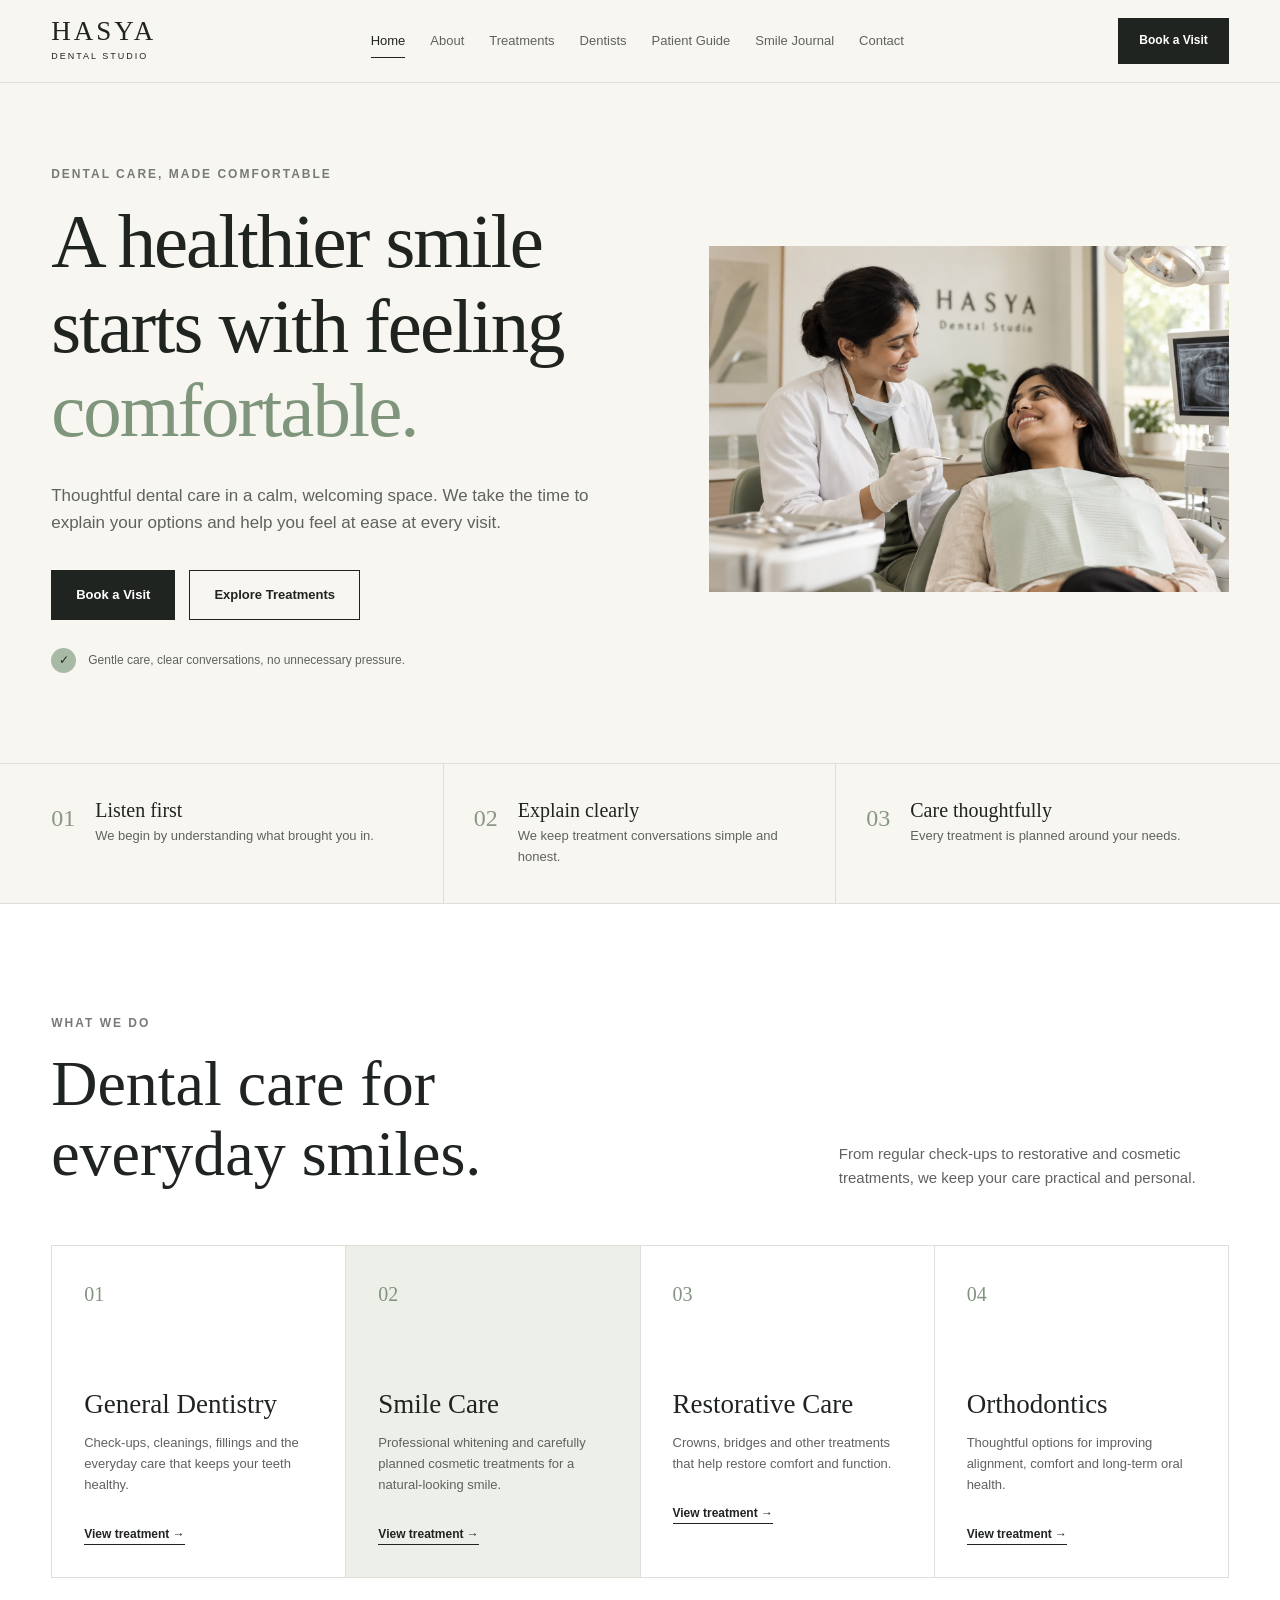
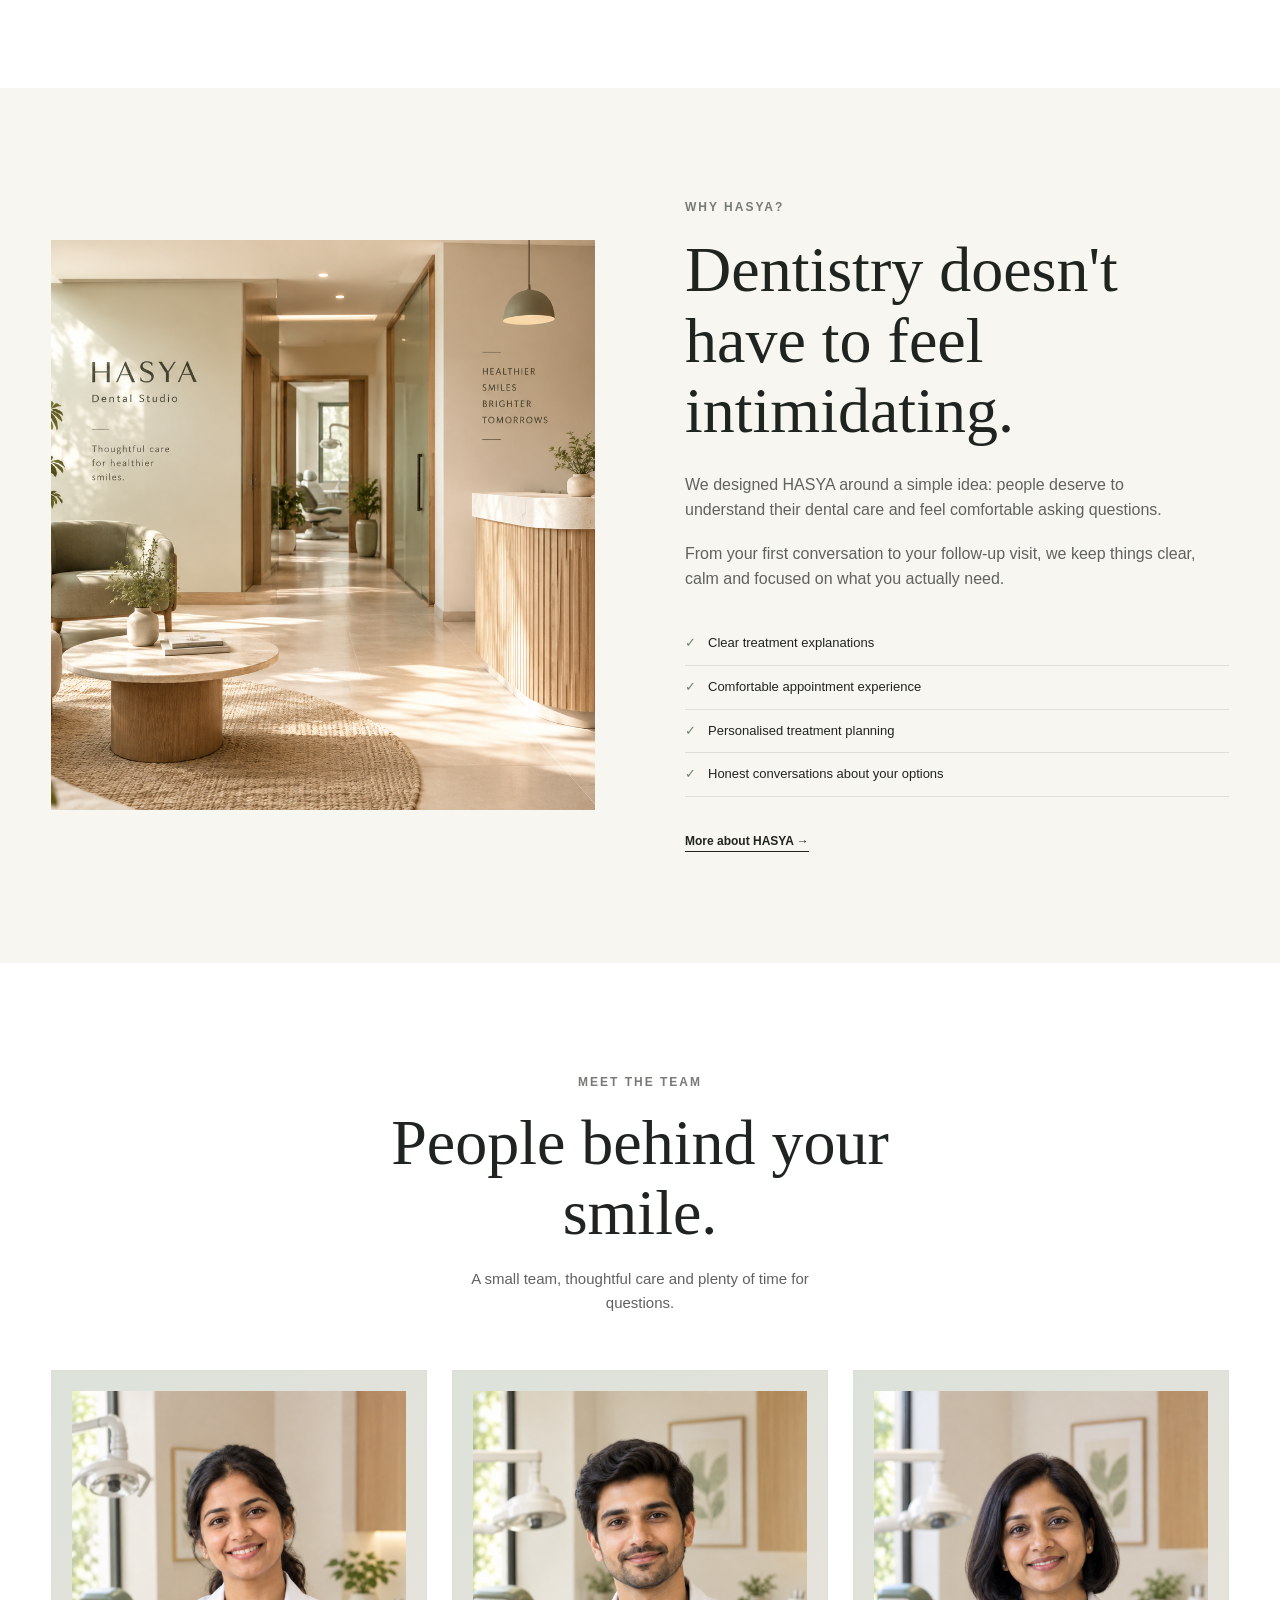
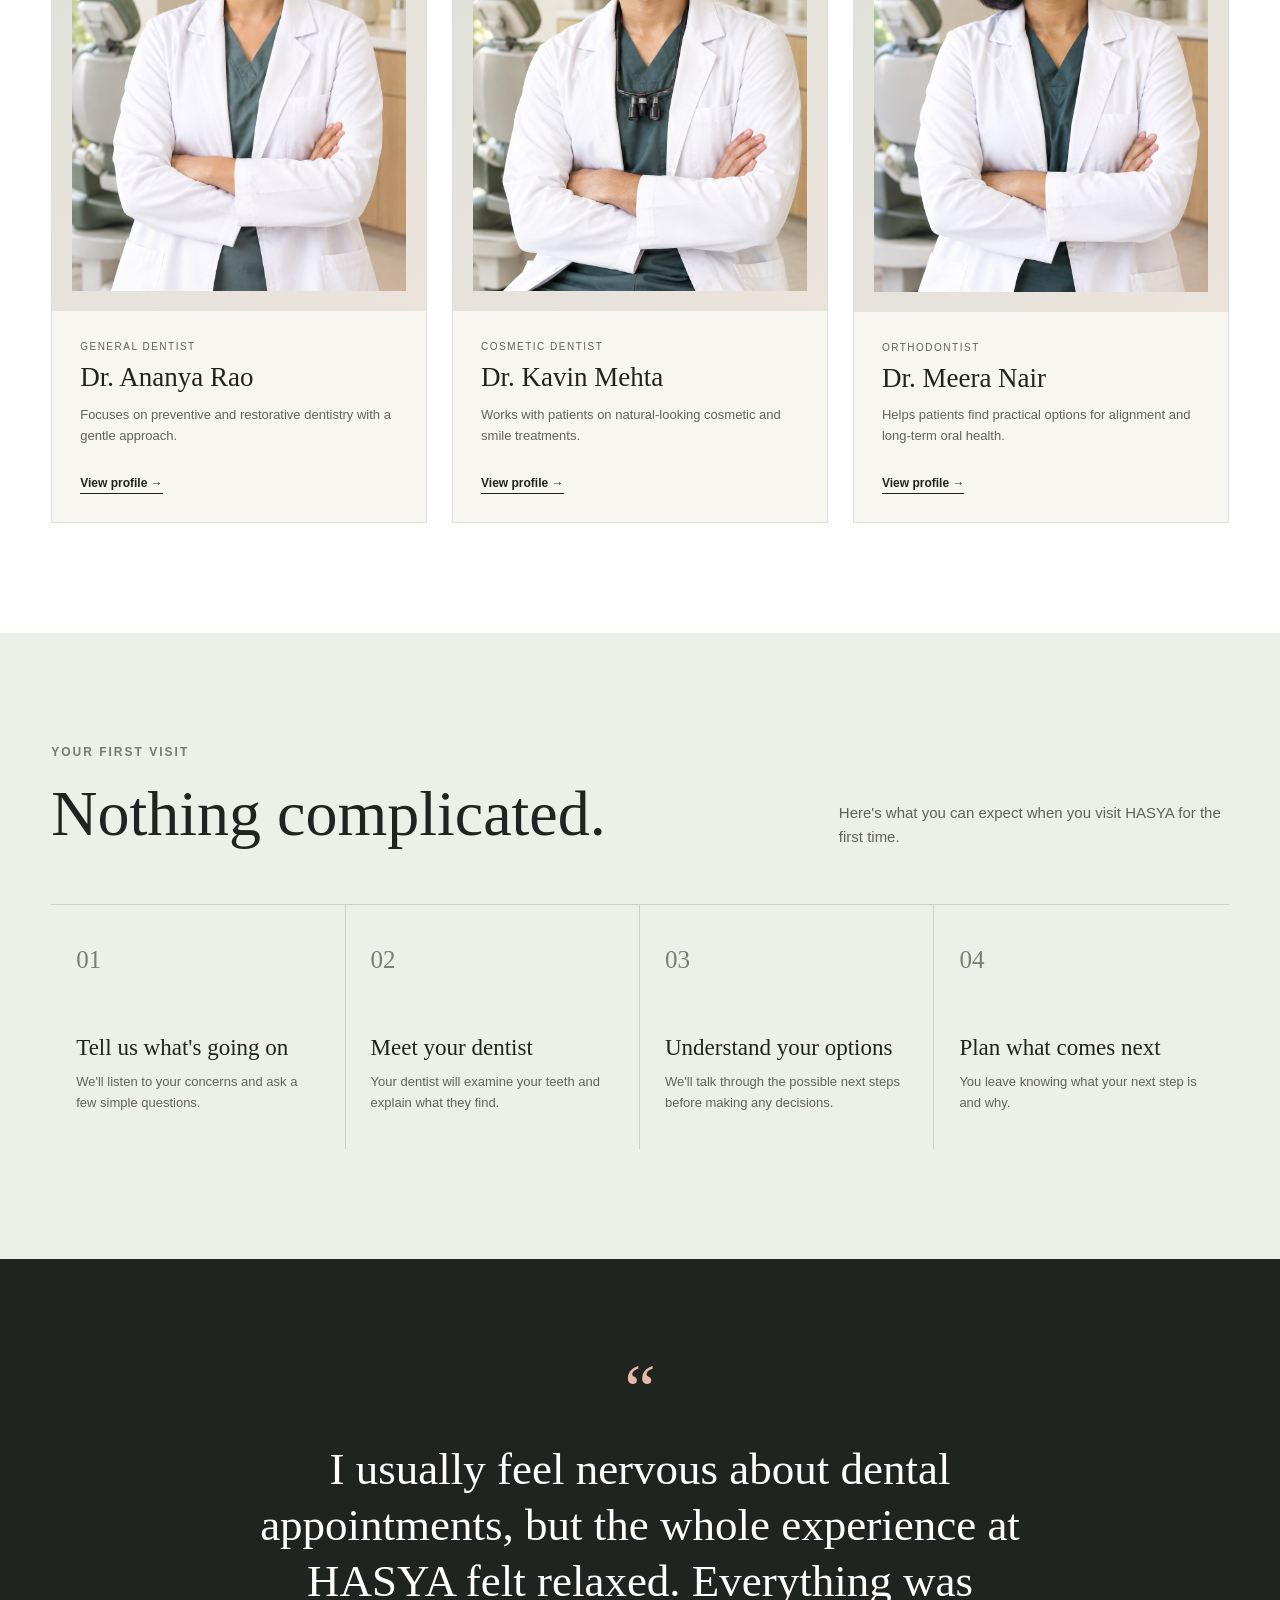
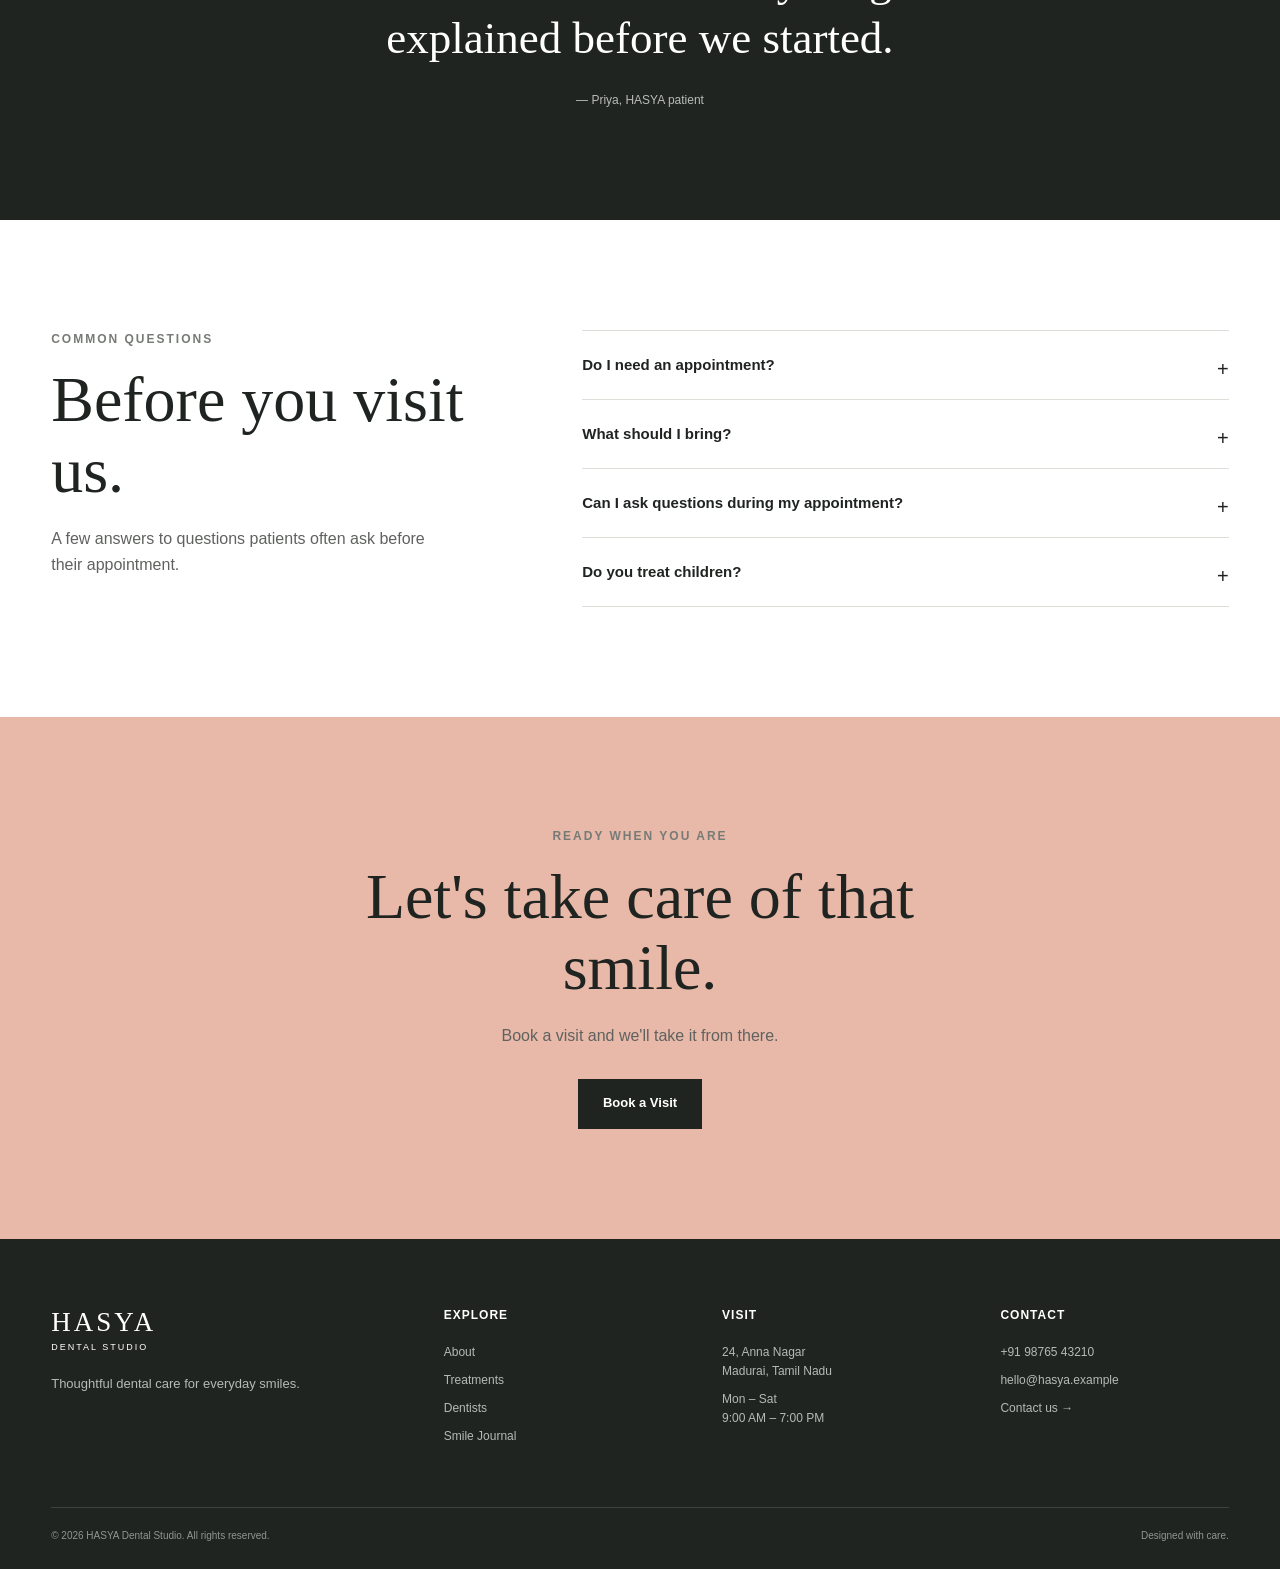
<file: index.html>
<!DOCTYPE html>
<html lang="en">
<head>
    <meta charset="UTF-8">
    <meta name="viewport" content="width=device-width, initial-scale=1.0">

    <title>HASYA | Dental Studio</title>

    <meta name="description"
          content="HASYA Dental Studio offers thoughtful, comfortable dental care in a calm and welcoming space.">

    <link rel="stylesheet" href="css/common.css">
    <link rel="stylesheet" href="css/index.css">
</head>

<body>

    <!-- HEADER / NAVIGATION -->

    <header class="site-header">

        <div class="container navigation">

            <a href="index.html" class="brand">
                <span class="brand-name">HASYA</span>
                <span class="brand-subtitle">Dental Studio</span>
            </a>

            <nav class="main-nav" aria-label="Main Navigation">

                <a href="index.html" class="active">Home</a>

                <a href="pages/about.html">About</a>

                <a href="pages/treatments.html">Treatments</a>

                <a href="pages/dentists.html">Dentists</a>

                <a href="pages/patient-guide.html">Patient Guide</a>

                <a href="pages/smile-journal.html">Smile Journal</a>

                <a href="pages/contact.html">Contact</a>

            </nav>

            <a href="pages/appointment.html" class="nav-button">
                Book a Visit
            </a>

        </div>

    </header>


    <!-- MAIN CONTENT -->

    <main>

        <!-- HERO SECTION -->

        <section class="hero">

            <div class="container hero-grid">

                <div class="hero-content">

                    <p class="eyebrow">
                        DENTAL CARE, MADE COMFORTABLE
                    </p>

                    <h1>
                        A healthier smile
                        starts with feeling
                        <span>comfortable.</span>
                    </h1>

                    <p class="hero-text">
                        Thoughtful dental care in a calm, welcoming space.
                        We take the time to explain your options and help
                        you feel at ease at every visit.
                    </p>

                    <div class="hero-actions">

                        <a href="pages/appointment.html" class="button button-primary">
                            Book a Visit
                        </a>

                        <a href="pages/treatments.html" class="button button-secondary">
                            Explore Treatments
                        </a>

                    </div>

                    <div class="hero-note">

                        <span class="note-icon">✓</span>

                        <p>
                            Gentle care, clear conversations,
                            no unnecessary pressure.
                        </p>

                    </div>

                </div>


                <div class="hero-image">

                    <img src="images/hasya-hero.png"
                         alt="HASYA Dental Studio interior">

                </div>

            </div>

        </section>


        <!-- QUICK INFO -->

        <section class="quick-info">

            <div class="container quick-info-grid">

                <div class="quick-item">

                    <span class="quick-number">01</span>

                    <div>
                        <h3>Listen first</h3>
                        <p>
                            We begin by understanding what brought you in.
                        </p>
                    </div>

                </div>


                <div class="quick-item">

                    <span class="quick-number">02</span>

                    <div>
                        <h3>Explain clearly</h3>
                        <p>
                            We keep treatment conversations simple and honest.
                        </p>
                    </div>

                </div>


                <div class="quick-item">

                    <span class="quick-number">03</span>

                    <div>
                        <h3>Care thoughtfully</h3>
                        <p>
                            Every treatment is planned around your needs.
                        </p>
                    </div>

                </div>

            </div>

        </section>


        <!-- TREATMENTS -->

        <section class="section treatments-section">

            <div class="container">

                <div class="section-heading">

                    <div>
                        <p class="eyebrow">WHAT WE DO</p>

                        <h2>
                            Dental care for
                            everyday smiles.
                        </h2>
                    </div>

                    <p class="section-intro">
                        From regular check-ups to restorative and cosmetic
                        treatments, we keep your care practical and personal.
                    </p>

                </div>


                <div class="treatment-grid">

                    <article class="treatment-card">

                        <span class="card-number">01</span>

                        <h3>General Dentistry</h3>

                        <p>
                            Check-ups, cleanings, fillings and the everyday
                            care that keeps your teeth healthy.
                        </p>

                        <a href="pages/treatments.html">
                            View treatment →
                        </a>

                    </article>


                    <article class="treatment-card featured">

                        <span class="card-number">02</span>

                        <h3>Smile Care</h3>

                        <p>
                            Professional whitening and carefully planned
                            cosmetic treatments for a natural-looking smile.
                        </p>

                        <a href="pages/treatments.html">
                            View treatment →
                        </a>

                    </article>


                    <article class="treatment-card">

                        <span class="card-number">03</span>

                        <h3>Restorative Care</h3>

                        <p>
                            Crowns, bridges and other treatments that help
                            restore comfort and function.
                        </p>

                        <a href="pages/treatments.html">
                            View treatment →
                        </a>

                    </article>


                    <article class="treatment-card">

                        <span class="card-number">04</span>

                        <h3>Orthodontics</h3>

                        <p>
                            Thoughtful options for improving alignment,
                            comfort and long-term oral health.
                        </p>

                        <a href="pages/treatments.html">
                            View treatment →
                        </a>

                    </article>

                </div>

            </div>

        </section>


        <!-- WHY HASYA -->

        <section class="section why-section">

            <div class="container why-grid">

                <div class="why-image">
                    <img src="images/our_space.png"
                         alt="Interior of HASYA Dental Studio">
                </div>


                <div class="why-content">

                    <p class="eyebrow">WHY HASYA?</p>

                    <h2>
                        Dentistry doesn't
                        have to feel intimidating.
                    </h2>

                    <p>
                        We designed HASYA around a simple idea: people deserve
                        to understand their dental care and feel comfortable
                        asking questions.
                    </p>

                    <p>
                        From your first conversation to your follow-up visit,
                        we keep things clear, calm and focused on what you
                        actually need.
                    </p>


                    <ul class="feature-list">

                        <li>
                            <span>✓</span>
                            Clear treatment explanations
                        </li>

                        <li>
                            <span>✓</span>
                            Comfortable appointment experience
                        </li>

                        <li>
                            <span>✓</span>
                            Personalised treatment planning
                        </li>

                        <li>
                            <span>✓</span>
                            Honest conversations about your options
                        </li>

                    </ul>


                    <a href="pages/about.html" class="text-link">
                        More about HASYA →
                    </a>

                </div>

            </div>

        </section>


        <!-- DENTISTS -->

        <section class="section dentists-section">

            <div class="container">

                <div class="section-heading centered">

                    <p class="eyebrow">MEET THE TEAM</p>

                    <h2>
                        People behind
                        your smile.
                    </h2>

                    <p class="section-intro centered-text">
                        A small team, thoughtful care and plenty of time
                        for questions.
                    </p>

                </div>


                <div class="doctor-grid">

                    <article class="doctor-card">

                        <div class="doctor-image">
                            <img src="images/doc1.png"
                              alt="Dr. Ananya Rao, General Dentist">
                        </div>

                        <div class="doctor-info">

                            <p class="doctor-role">
                                General Dentist
                            </p>

                            <h3>Dr. Ananya Rao</h3>

                            <p>
                                Focuses on preventive and restorative
                                dentistry with a gentle approach.
                            </p>

                            <a href="pages/dentists.html">
                                View profile →
                            </a>

                        </div>

                    </article>


                    <article class="doctor-card">

                        <div class="doctor-image">
                            <img src="images/doc2.png"
                              alt="Dr. Kavin Mehta, Cosmetic Dentist">
                        </div>

                        <div class="doctor-info">

                            <p class="doctor-role">
                                Cosmetic Dentist
                            </p>

                            <h3>Dr. Kavin Mehta</h3>

                            <p>
                                Works with patients on natural-looking
                                cosmetic and smile treatments.
                            </p>

                            <a href="pages/dentists.html">
                                View profile →
                            </a>

                        </div>

                    </article>


                    <article class="doctor-card">

                        <div class="doctor-image">
                            <img src="images/doc3.png"
                              alt="Dr. Meera Nair, Orthodontist">
                        </div>

                        <div class="doctor-info">

                            <p class="doctor-role">
                                Orthodontist
                            </p>

                            <h3>Dr. Meera Nair</h3>

                            <p>
                                Helps patients find practical options for
                                alignment and long-term oral health.
                            </p>

                            <a href="pages/dentists.html">
                                View profile →
                            </a>

                        </div>

                    </article>

                </div>

            </div>

        </section>


        <!-- PATIENT JOURNEY -->

        <section class="section journey-section">

            <div class="container">

                <div class="section-heading">

                    <div>

                        <p class="eyebrow">
                            YOUR FIRST VISIT
                        </p>

                        <h2>
                            Nothing complicated.
                        </h2>

                    </div>

                    <p class="section-intro">
                        Here's what you can expect when you visit HASYA
                        for the first time.
                    </p>

                </div>


                <div class="journey">

                    <div class="journey-step">

                        <span>01</span>

                        <h3>Tell us what's going on</h3>

                        <p>
                            We'll listen to your concerns and ask a few
                            simple questions.
                        </p>

                    </div>


                    <div class="journey-step">

                        <span>02</span>

                        <h3>Meet your dentist</h3>

                        <p>
                            Your dentist will examine your teeth and explain
                            what they find.
                        </p>

                    </div>


                    <div class="journey-step">

                        <span>03</span>

                        <h3>Understand your options</h3>

                        <p>
                            We'll talk through the possible next steps
                            before making any decisions.
                        </p>

                    </div>


                    <div class="journey-step">

                        <span>04</span>

                        <h3>Plan what comes next</h3>

                        <p>
                            You leave knowing what your next step is and why.
                        </p>

                    </div>

                </div>

            </div>

        </section>


        <!-- TESTIMONIAL -->

        <section class="section testimonial-section">

            <div class="container">

                <div class="testimonial">

                    <p class="quote-mark">“</p>

                    <blockquote>
                        I usually feel nervous about dental appointments,
                        but the whole experience at HASYA felt relaxed.
                        Everything was explained before we started.
                    </blockquote>

                    <p class="testimonial-name">
                        — Priya, HASYA patient
                    </p>

                </div>

            </div>

        </section>


        <!-- FAQ -->

        <section class="section faq-section">

            <div class="container faq-grid">

                <div>

                    <p class="eyebrow">COMMON QUESTIONS</p>

                    <h2>
                        Before you
                        visit us.
                    </h2>

                    <p>
                        A few answers to questions patients often ask
                        before their appointment.
                    </p>

                </div>


                <div class="faq-list">

                    <details>

                        <summary>
                            Do I need an appointment?
                        </summary>

                        <p>
                            We recommend booking an appointment so we can
                            give you enough time with the dentist.
                        </p>

                    </details>


                    <details>

                        <summary>
                            What should I bring?
                        </summary>

                        <p>
                            Bring any previous dental records or reports
                            you have, along with a list of medicines if
                            relevant.
                        </p>

                    </details>


                    <details>

                        <summary>
                            Can I ask questions during my appointment?
                        </summary>

                        <p>
                            Absolutely. We encourage questions and will
                            explain your treatment options before proceeding.
                        </p>

                    </details>


                    <details>

                        <summary>
                            Do you treat children?
                        </summary>

                        <p>
                            Yes. We provide age-appropriate dental care
                            for children and teenagers.
                        </p>

                    </details>

                </div>

            </div>

        </section>


        <!-- FINAL CTA -->

        <section class="final-cta">

            <div class="container final-cta-content">

                <p class="eyebrow">READY WHEN YOU ARE</p>

                <h2>
                    Let's take care
                    of that smile.
                </h2>

                <p>
                    Book a visit and we'll take it from there.
                </p>

                <a href="pages/appointment.html" class="button button-light">
                    Book a Visit
                </a>

            </div>

        </section>

    </main>


    <!-- =========================
         FOOTER
    ========================== -->

    <footer class="site-footer">

        <div class="container footer-grid">

            <div class="footer-brand">

                <a href="index.html" class="brand footer-logo">
                    <span class="brand-name">HASYA</span>
                    <span class="brand-subtitle">Dental Studio</span>
                </a>

                <p>
                    Thoughtful dental care for everyday smiles.
                </p>

            </div>


            <div class="footer-column">

                <h3>Explore</h3>

                <a href="pages/about.html">About</a>
                <a href="pages/treatments.html">Treatments</a>
                <a href="pages/dentists.html">Dentists</a>
                <a href="pages/smile-journal.html">Smile Journal</a>

            </div>


            <div class="footer-column">

                <h3>Visit</h3>

                <p>
                    24, Anna Nagar<br>
                    Madurai, Tamil Nadu
                </p>

                <p>
                    Mon – Sat<br>
                    9:00 AM – 7:00 PM
                </p>

            </div>


            <div class="footer-column">

                <h3>Contact</h3>

                <a href="tel:+919876543210">
                    +91 98765 43210
                </a>

                <a href="mailto:hello@hasya.example">
                    hello@hasya.example
                </a>

                <a href="pages/contact.html">
                    Contact us →
                </a>

            </div>

        </div>


        <div class="container footer-bottom">

            <p>
                © 2026 HASYA Dental Studio. All rights reserved.
            </p>

            <p>
                Designed with care.
            </p>

        </div>

    </footer>

</body>
</html>
</file>
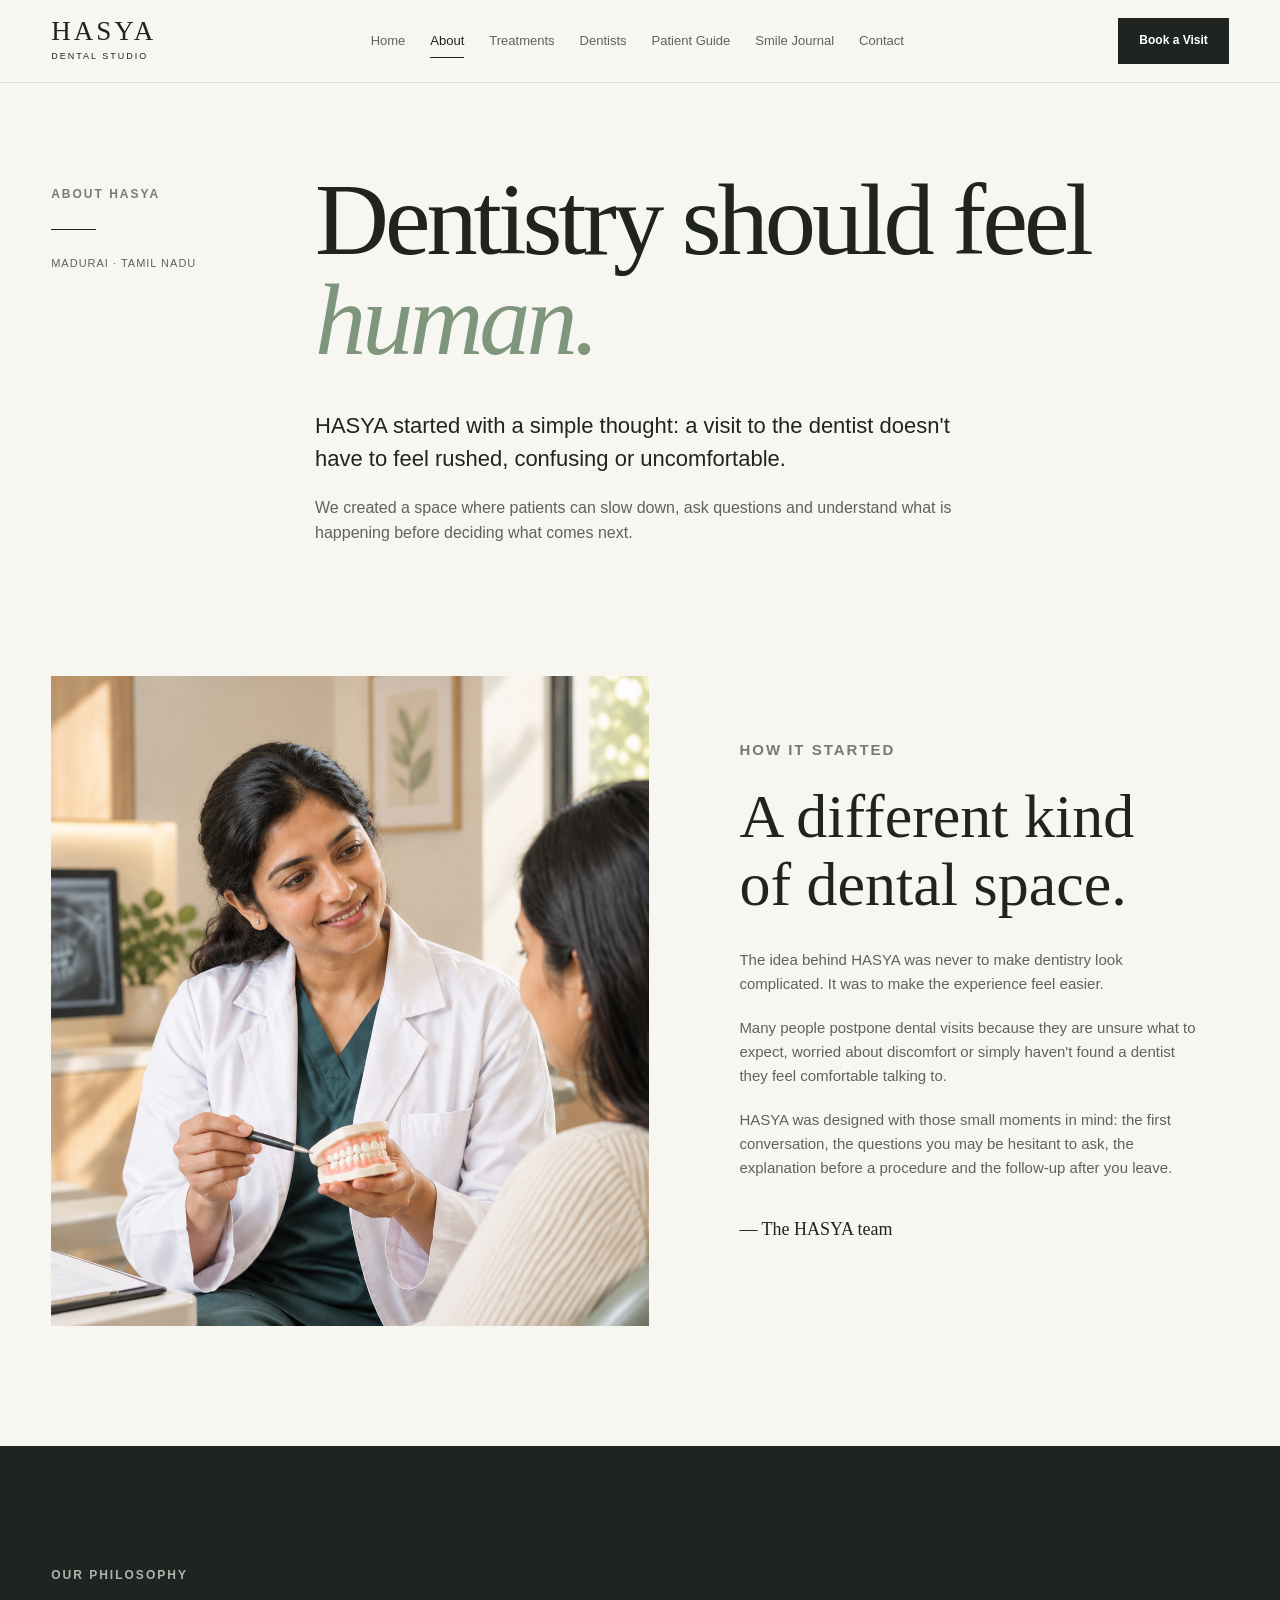
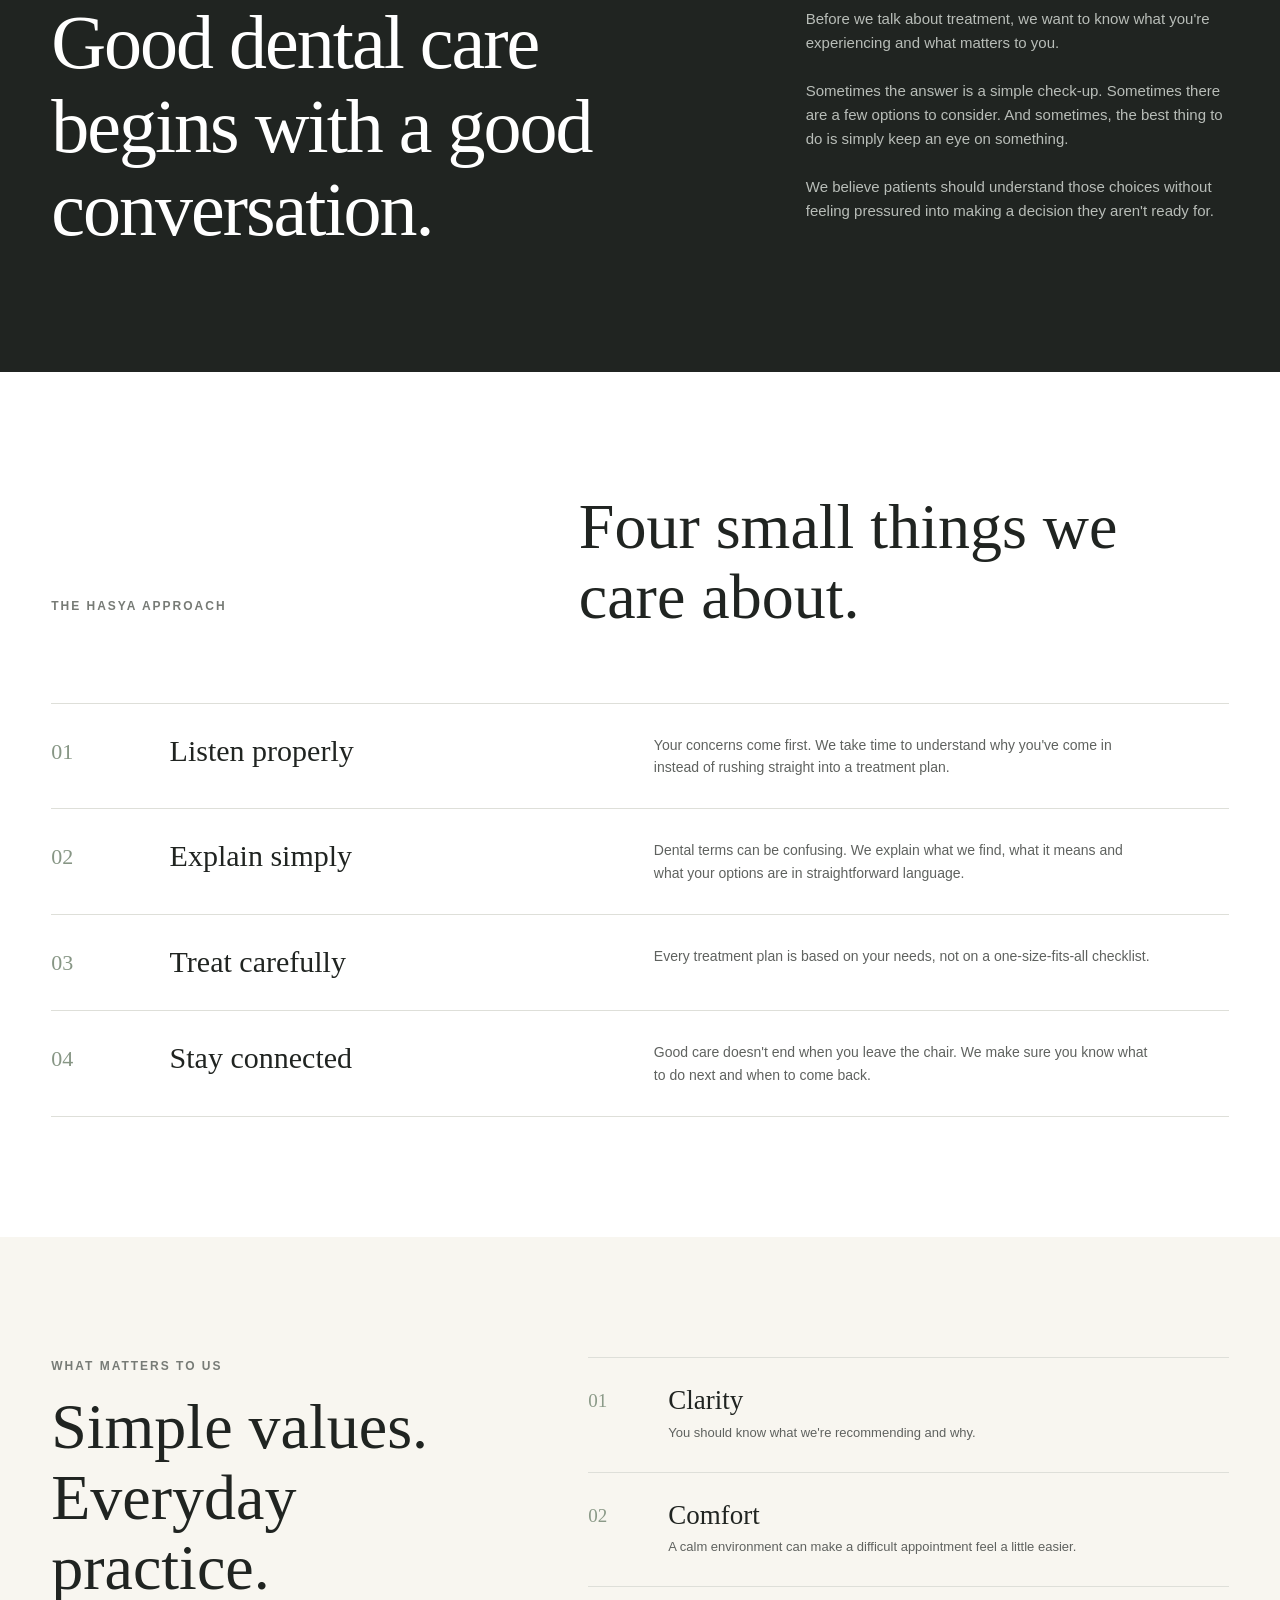
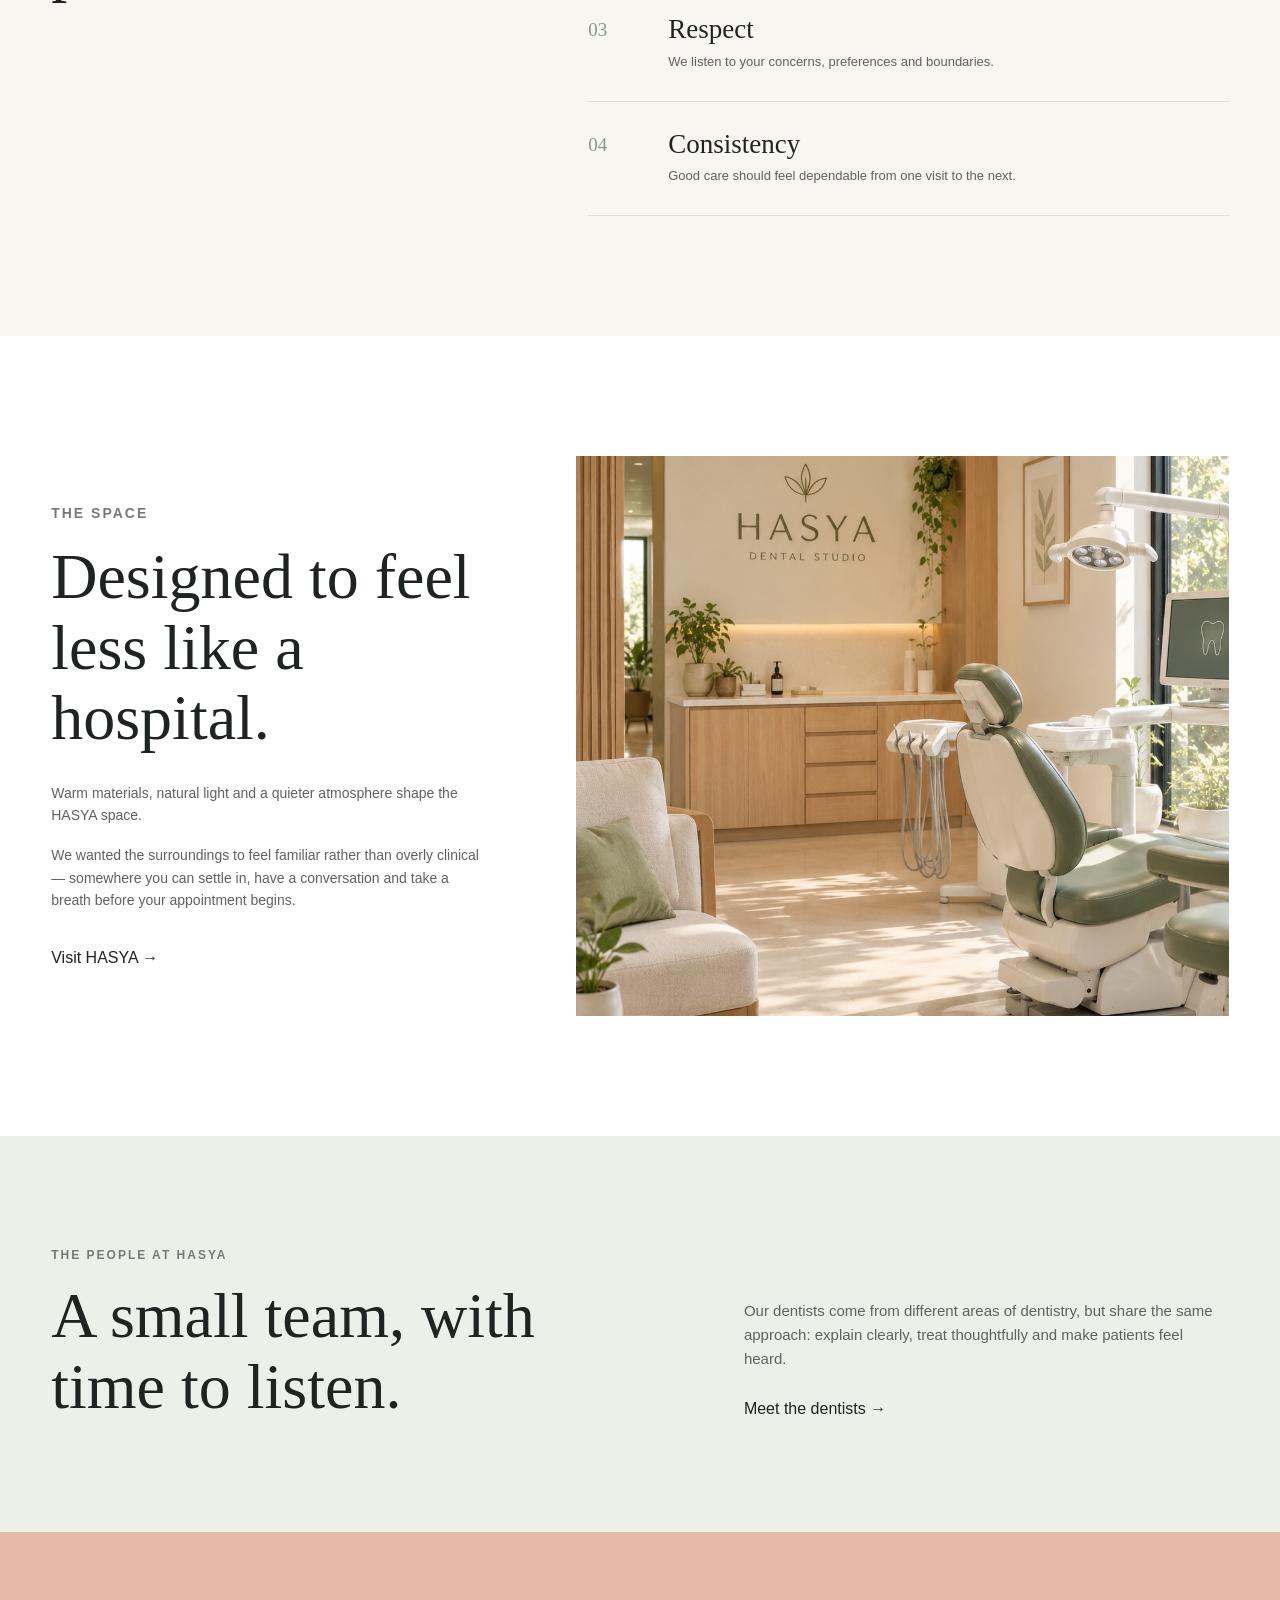
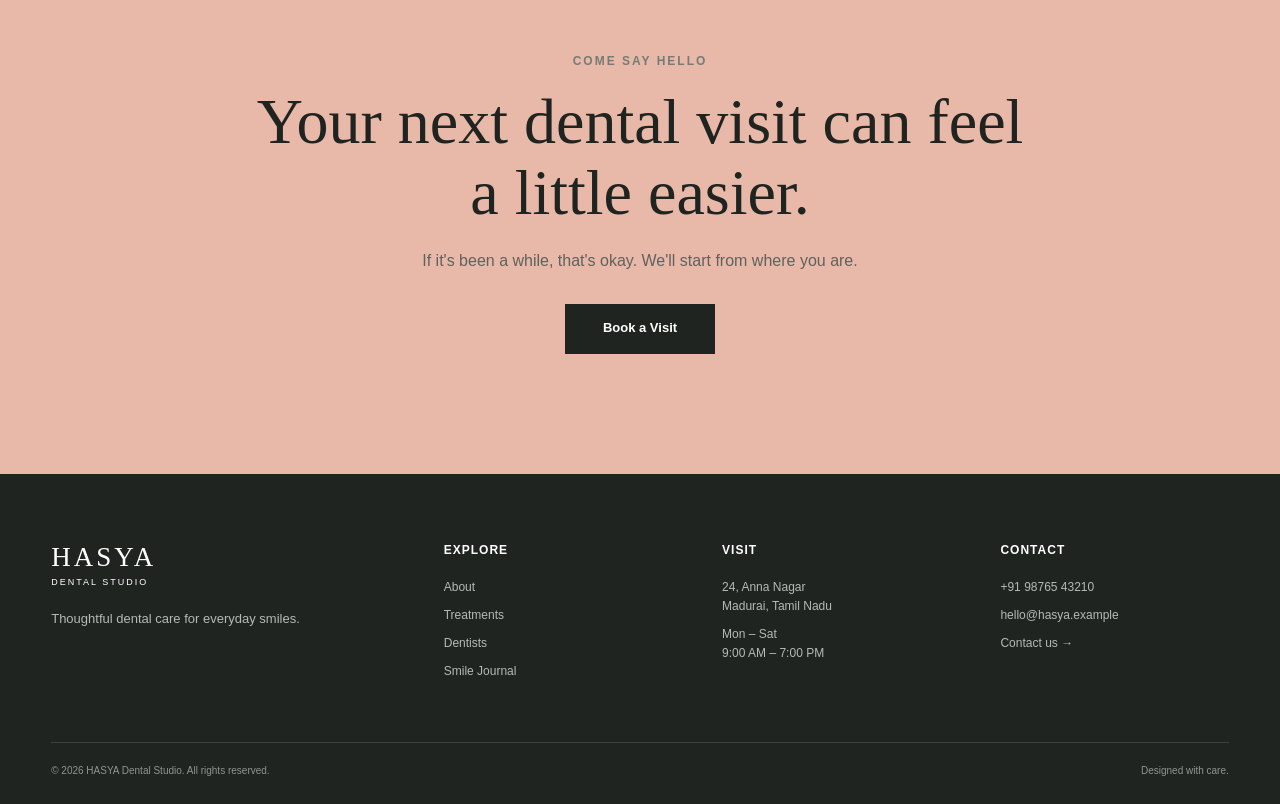
<file: pages/about.html>
<!DOCTYPE html>
<html lang="en">
<head>

    <meta charset="UTF-8">

    <meta name="viewport" content="width=device-width, initial-scale=1.0">

    <title>About | HASYA Dental Studio</title>

    <meta name="description"
          content="Learn about HASYA Dental Studio, our approach to dental care, our values and the people behind the practice.">

    <!-- CSS -->

    <link rel="stylesheet" href="../css/common.css">
    <link rel="stylesheet" href="../css/about.css">

</head>


<body>


    <!-- =========================================
         HEADER / FIXED NAVIGATION
    ========================================== -->

    <header class="site-header">

        <div class="container navigation">


            <!-- BRAND -->

            <a href="../index.html" class="brand">

                <span class="brand-name">
                    HASYA
                </span>

                <span class="brand-subtitle">
                    Dental Studio
                </span>

            </a>


            <!-- NAVIGATION -->

            <nav class="main-nav" aria-label="Main Navigation">

                <a href="../index.html">
                    Home
                </a>

                <a href="about.html" class="active">
                    About
                </a>

                <a href="treatments.html">
                    Treatments
                </a>

                <a href="dentists.html">
                    Dentists
                </a>

                <a href="patient-guide.html">
                    Patient Guide
                </a>

                <a href="smile-journal.html">
                    Smile Journal
                </a>

                <a href="contact.html">
                    Contact
                </a>

            </nav>


            <!-- APPOINTMENT BUTTON -->

            <a href="appointment.html" class="nav-button">
                Book a Visit
            </a>

        </div>

    </header>



    <!-- =========================================
         MAIN CONTENT
    ========================================== -->

    <main>


        <!-- =====================================
             ABOUT INTRO
        ====================================== -->

        <section class="about-intro">

            <div class="container about-intro-grid">


                <!-- LEFT SIDE -->

                <div class="about-intro-label">

                    <p class="eyebrow">
                        ABOUT HASYA
                    </p>

                    <span class="about-intro-line"></span>

                    <p class="about-location">
                        Madurai · Tamil Nadu
                    </p>

                </div>


                <!-- RIGHT SIDE -->

                <div class="about-intro-content">

                    <h1>
                        Dentistry should feel
                        <em>human.</em>
                    </h1>

                    <p class="about-lead">

                        HASYA started with a simple thought:
                        a visit to the dentist doesn't have to feel
                        rushed, confusing or uncomfortable.

                    </p>

                    <p>

                        We created a space where patients can slow down,
                        ask questions and understand what is happening
                        before deciding what comes next.

                    </p>

                </div>

            </div>

        </section>



        <!-- =====================================
             IMAGE / STORY BLOCK
        ====================================== -->

        <section class="about-story">

            <div class="container about-story-grid">


                <!-- IMAGE AREA -->

                <div class="about-story-image">
                    <img src="../images/about_consultation.png"
                         alt="Dentist explaining dental care to a patient at HASYA Dental Studio">
                </div>


                <!-- STORY -->

                <div class="about-story-content">

                    <p class="eyebrow">
                        HOW IT STARTED
                    </p>

                    <h2>
                        A different kind
                        of dental space.
                    </h2>

                    <p>

                        The idea behind HASYA was never to make dentistry
                        look complicated. It was to make the experience
                        feel easier.

                    </p>

                    <p>

                        Many people postpone dental visits because they are
                        unsure what to expect, worried about discomfort or
                        simply haven't found a dentist they feel comfortable
                        talking to.

                    </p>

                    <p>

                        HASYA was designed with those small moments in mind:
                        the first conversation, the questions you may be
                        hesitant to ask, the explanation before a procedure
                        and the follow-up after you leave.

                    </p>

                    <p class="story-signature">
                        — The HASYA team
                    </p>

                </div>

            </div>

        </section>



        <!-- =====================================
             OUR PHILOSOPHY
        ====================================== -->

        <section class="about-philosophy">

            <div class="container philosophy-layout">


                <!-- LARGE STATEMENT -->

                <div class="philosophy-statement">

                    <p class="eyebrow">
                        OUR PHILOSOPHY
                    </p>

                    <h2>
                        Good dental care
                        begins with a
                        good conversation.
                    </h2>

                </div>


                <!-- EXPLANATION -->

                <div class="philosophy-text">

                    <p>

                        Before we talk about treatment, we want to know
                        what you're experiencing and what matters to you.

                    </p>

                    <p>

                        Sometimes the answer is a simple check-up.
                        Sometimes there are a few options to consider.
                        And sometimes, the best thing to do is simply
                        keep an eye on something.

                    </p>

                    <p>

                        We believe patients should understand those choices
                        without feeling pressured into making a decision
                        they aren't ready for.

                    </p>

                </div>

            </div>

        </section>



        <!-- =====================================
             OUR APPROACH
        ====================================== -->

        <section class="about-approach">

            <div class="container">


                <div class="approach-heading">

                    <p class="eyebrow">
                        THE HASYA APPROACH
                    </p>

                    <h2>
                        Four small things
                        we care about.
                    </h2>

                </div>


                <div class="approach-list">


                    <!-- STEP 01 -->

                    <article class="approach-item">

                        <div class="approach-number">
                            01
                        </div>

                        <div class="approach-title">

                            <h3>
                                Listen properly
                            </h3>

                        </div>

                        <div class="approach-description">

                            <p>

                                Your concerns come first. We take time to
                                understand why you've come in instead of
                                rushing straight into a treatment plan.

                            </p>

                        </div>

                    </article>



                    <!-- STEP 02 -->

                    <article class="approach-item">

                        <div class="approach-number">
                            02
                        </div>

                        <div class="approach-title">

                            <h3>
                                Explain simply
                            </h3>

                        </div>

                        <div class="approach-description">

                            <p>

                                Dental terms can be confusing. We explain
                                what we find, what it means and what your
                                options are in straightforward language.

                            </p>

                        </div>

                    </article>



                    <!-- STEP 03 -->

                    <article class="approach-item">

                        <div class="approach-number">
                            03
                        </div>

                        <div class="approach-title">

                            <h3>
                                Treat carefully
                            </h3>

                        </div>

                        <div class="approach-description">

                            <p>

                                Every treatment plan is based on your needs,
                                not on a one-size-fits-all checklist.

                            </p>

                        </div>

                    </article>



                    <!-- STEP 04 -->

                    <article class="approach-item">

                        <div class="approach-number">
                            04
                        </div>

                        <div class="approach-title">

                            <h3>
                                Stay connected
                            </h3>

                        </div>

                        <div class="approach-description">

                            <p>

                                Good care doesn't end when you leave the
                                chair. We make sure you know what to do
                                next and when to come back.

                            </p>

                        </div>

                    </article>


                </div>

            </div>

        </section>



        <!-- =====================================
             OUR VALUES
        ====================================== -->

        <section class="about-values">

            <div class="container values-grid">


                <!-- TITLE -->

                <div class="values-intro">

                    <p class="eyebrow">
                        WHAT MATTERS TO US
                    </p>

                    <h2>
                        Simple values.
                        Everyday practice.
                    </h2>

                </div>


                <!-- VALUES -->

                <div class="values-list">


                    <div class="value-item">

                        <span class="value-number">
                            01
                        </span>

                        <div>

                            <h3>
                                Clarity
                            </h3>

                            <p>
                                You should know what we're recommending
                                and why.
                            </p>

                        </div>

                    </div>



                    <div class="value-item">

                        <span class="value-number">
                            02
                        </span>

                        <div>

                            <h3>
                                Comfort
                            </h3>

                            <p>
                                A calm environment can make a difficult
                                appointment feel a little easier.
                            </p>

                        </div>

                    </div>



                    <div class="value-item">

                        <span class="value-number">
                            03
                        </span>

                        <div>

                            <h3>
                                Respect
                            </h3>

                            <p>
                                We listen to your concerns, preferences
                                and boundaries.
                            </p>

                        </div>

                    </div>



                    <div class="value-item">

                        <span class="value-number">
                            04
                        </span>

                        <div>

                            <h3>
                                Consistency
                            </h3>

                            <p>
                                Good care should feel dependable from
                                one visit to the next.
                            </p>

                        </div>

                    </div>


                </div>

            </div>

        </section>



        <!-- =====================================
             THE SPACE
        ====================================== -->

        <section class="about-space">

            <div class="container space-grid">


                <div class="space-content">

                    <p class="eyebrow">
                        THE SPACE
                    </p>

                    <h2>
                        Designed to feel
                        less like a hospital.
                    </h2>

                    <p>

                        Warm materials, natural light and a quieter
                        atmosphere shape the HASYA space.

                    </p>

                    <p>

                        We wanted the surroundings to feel familiar rather
                        than overly clinical — somewhere you can settle in,
                        have a conversation and take a breath before your
                        appointment begins.

                    </p>

                    <a href="contact.html" class="text-link">
                        Visit HASYA →
                    </a>

                </div>


                <div class="space-visual">
                    <img src="../images/interior.png" alt="Our Space">
                </div>

            </div>

        </section>



        <!-- =====================================
             TEAM INTRO
        ====================================== -->

        <section class="about-team">

            <div class="container team-intro">


                <div>

                    <p class="eyebrow">
                        THE PEOPLE AT HASYA
                    </p>

                    <h2>
                        A small team,
                        with time to listen.
                    </h2>

                </div>


                <div class="team-intro-text">

                    <p>

                        Our dentists come from different areas of
                        dentistry, but share the same approach:
                        explain clearly, treat thoughtfully and
                        make patients feel heard.

                    </p>

                    <a href="dentists.html" class="text-link">
                        Meet the dentists →
                    </a>

                </div>

            </div>

        </section>



        <!-- =====================================
             FINAL CTA
        ====================================== -->

        <section class="about-cta">

            <div class="container about-cta-content">

                <p class="eyebrow">
                    COME SAY HELLO
                </p>

                <h2>
                    Your next dental visit
                    can feel a little easier.
                </h2>

                <p>
                    If it's been a while, that's okay.
                    We'll start from where you are.
                </p>

                <a href="appointment.html" class="button button-primary">
                    Book a Visit
                </a>

            </div>

        </section>


    </main>



    <!-- =========================================
         FOOTER
    ========================================== -->

    <footer class="site-footer">

        <div class="container footer-grid">


            <!-- BRAND -->

            <div class="footer-brand">

                <a href="../index.html" class="brand footer-logo">

                    <span class="brand-name">
                        HASYA
                    </span>

                    <span class="brand-subtitle">
                        Dental Studio
                    </span>

                </a>

                <p>
                    Thoughtful dental care for everyday smiles.
                </p>

            </div>


            <!-- EXPLORE -->

            <div class="footer-column">

                <h3>
                    Explore
                </h3>

                <a href="about.html">
                    About
                </a>

                <a href="treatments.html">
                    Treatments
                </a>

                <a href="dentists.html">
                    Dentists
                </a>

                <a href="smile-journal.html">
                    Smile Journal
                </a>

            </div>


            <!-- VISIT -->

            <div class="footer-column">

                <h3>
                    Visit
                </h3>

                <p>
                    24, Anna Nagar<br>
                    Madurai, Tamil Nadu
                </p>

                <p>
                    Mon – Sat<br>
                    9:00 AM – 7:00 PM
                </p>

            </div>


            <!-- CONTACT -->

            <div class="footer-column">

                <h3>
                    Contact
                </h3>

                <a href="tel:+919876543210">
                    +91 98765 43210
                </a>

                <a href="mailto:hello@hasya.example">
                    hello@hasya.example
                </a>

                <a href="contact.html">
                    Contact us →
                </a>

            </div>

        </div>


        <!-- FOOTER BOTTOM -->

        <div class="container footer-bottom">

            <p>
                © 2026 HASYA Dental Studio. All rights reserved.
            </p>

            <p>
                Designed with care.
            </p>

        </div>

    </footer>


</body>
</html>
</file>
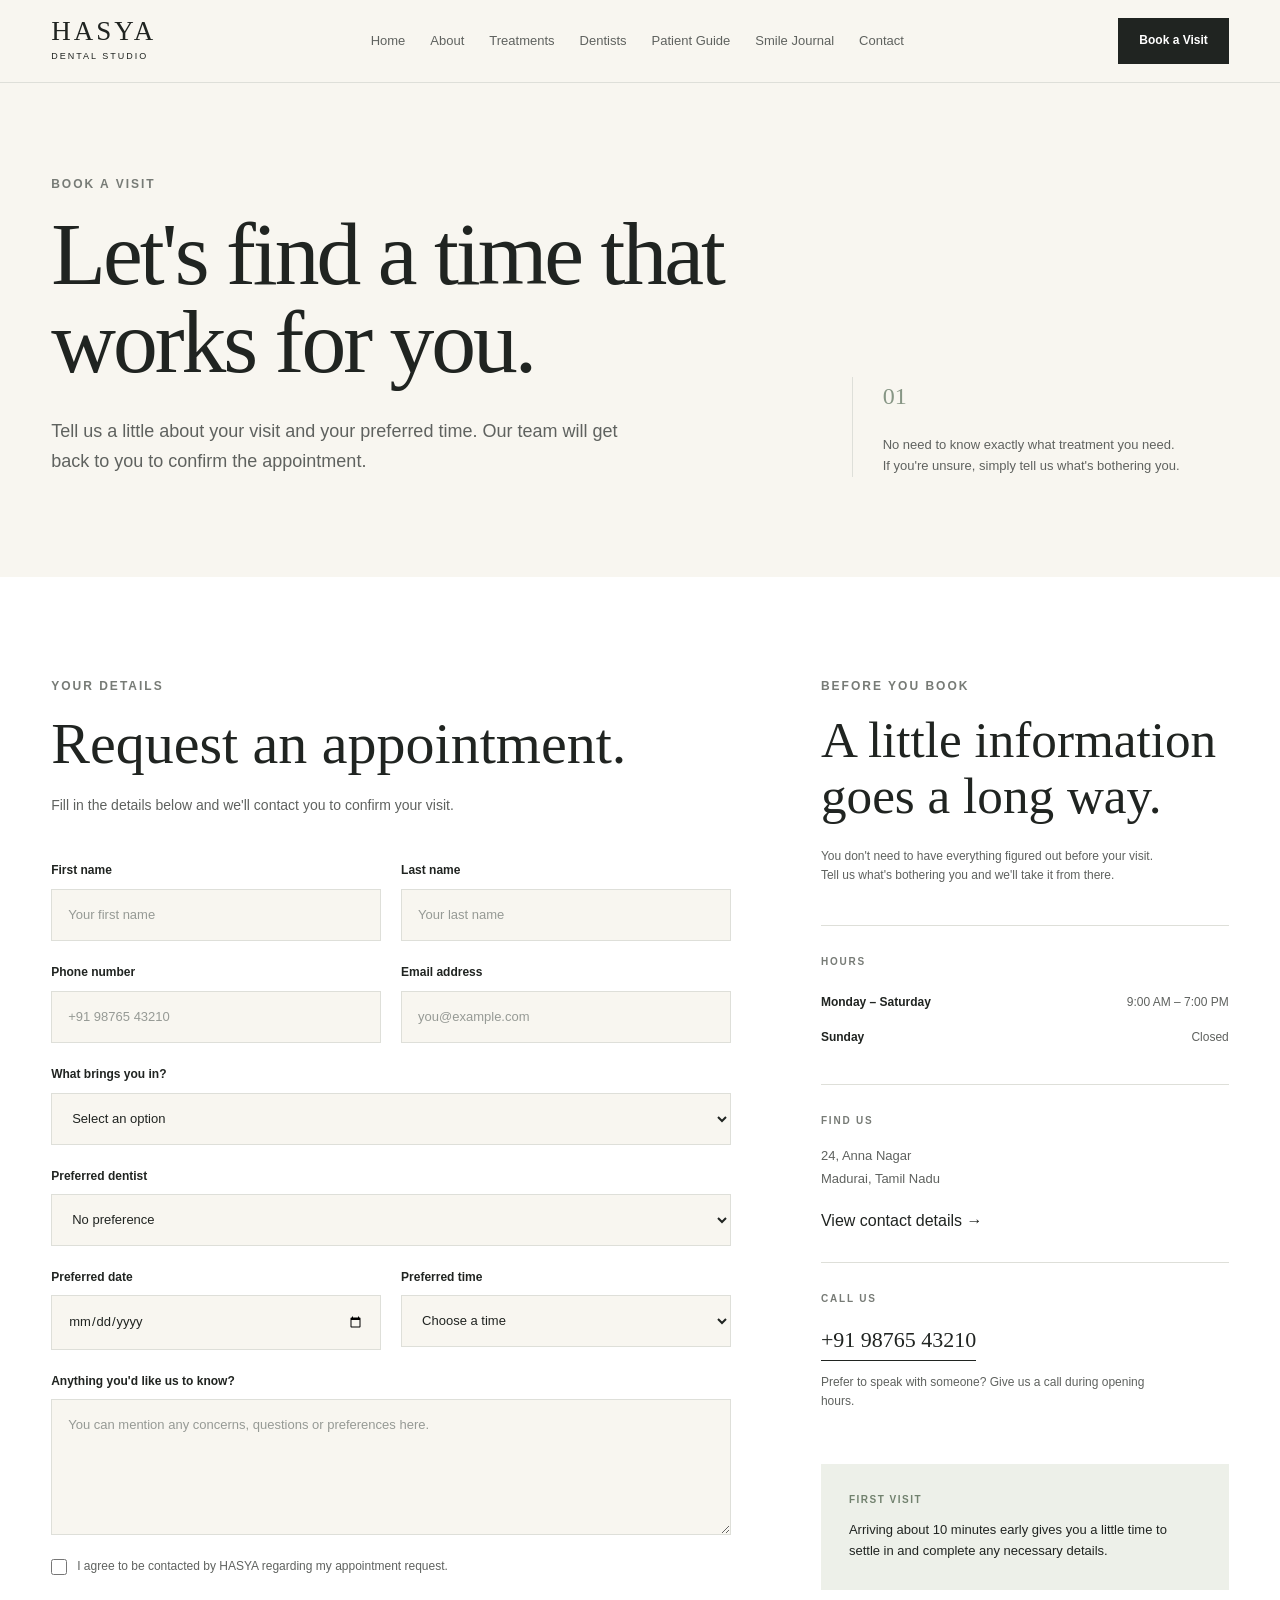
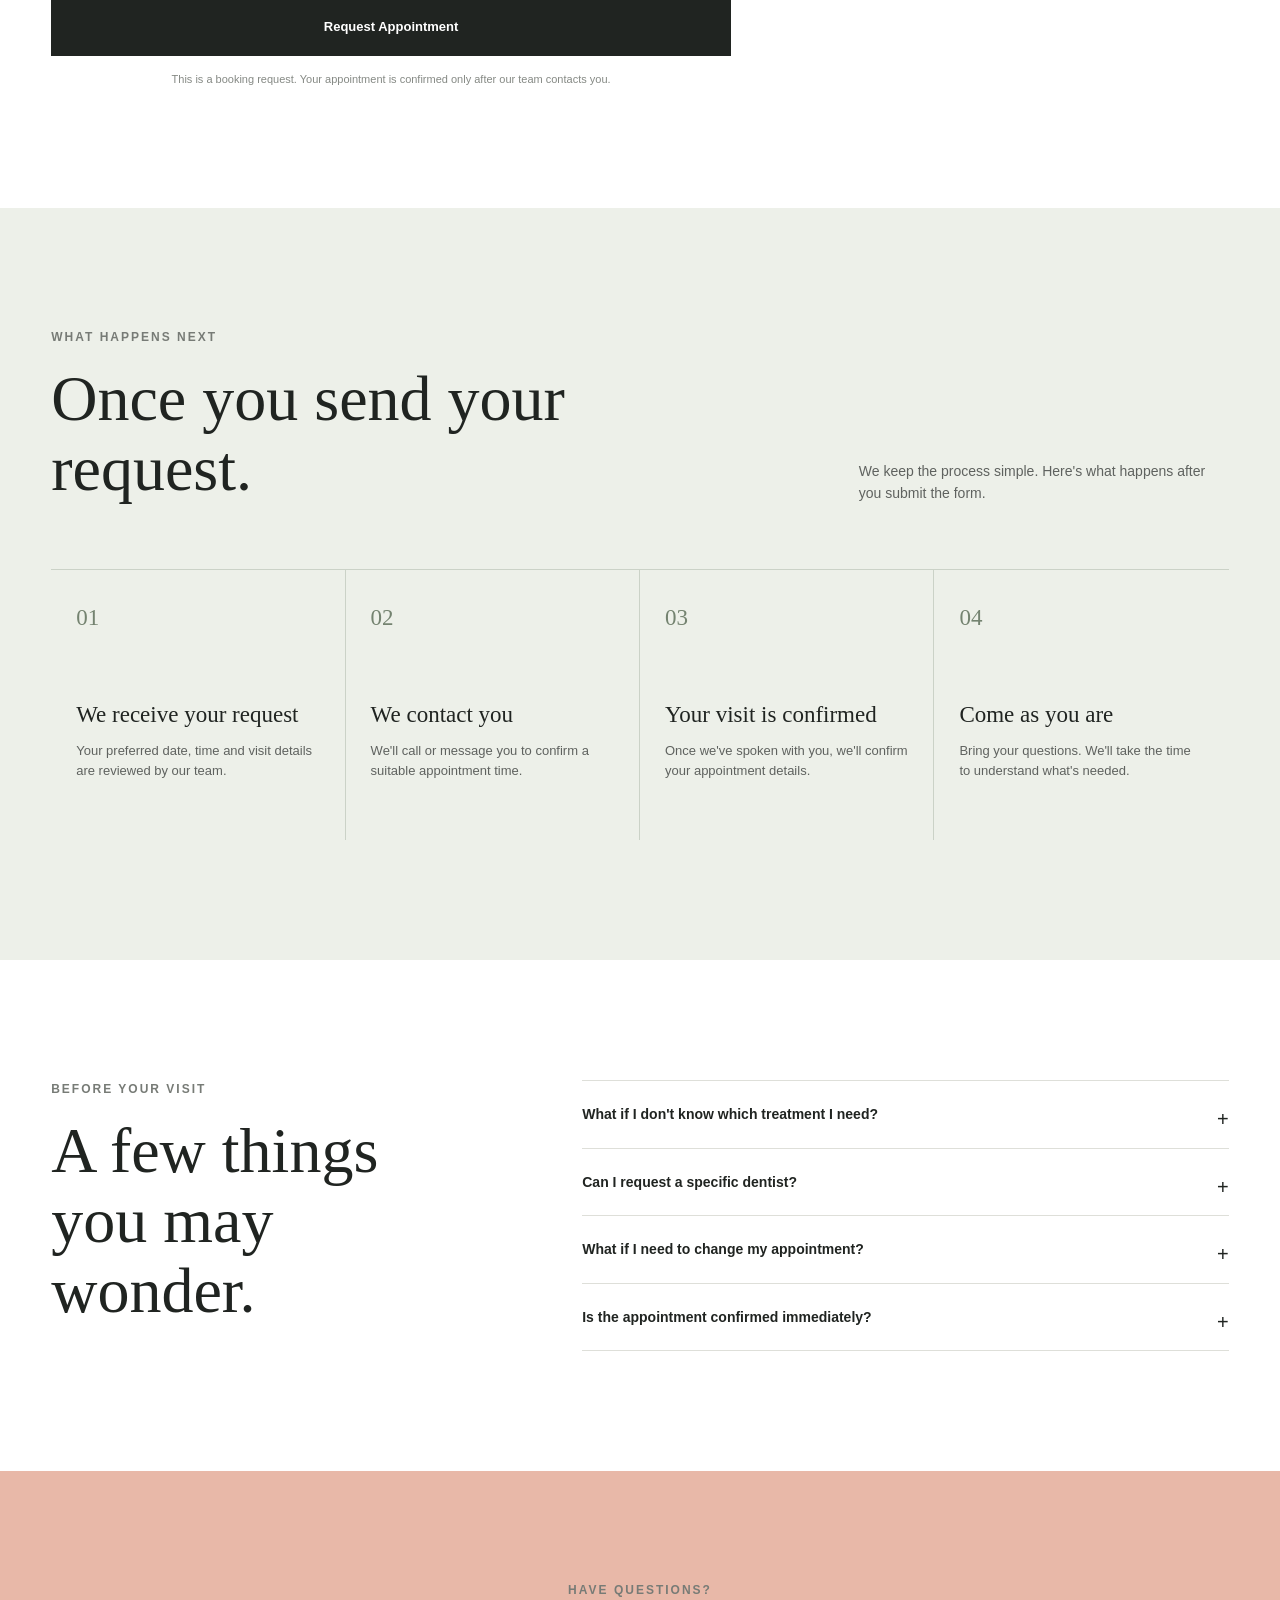
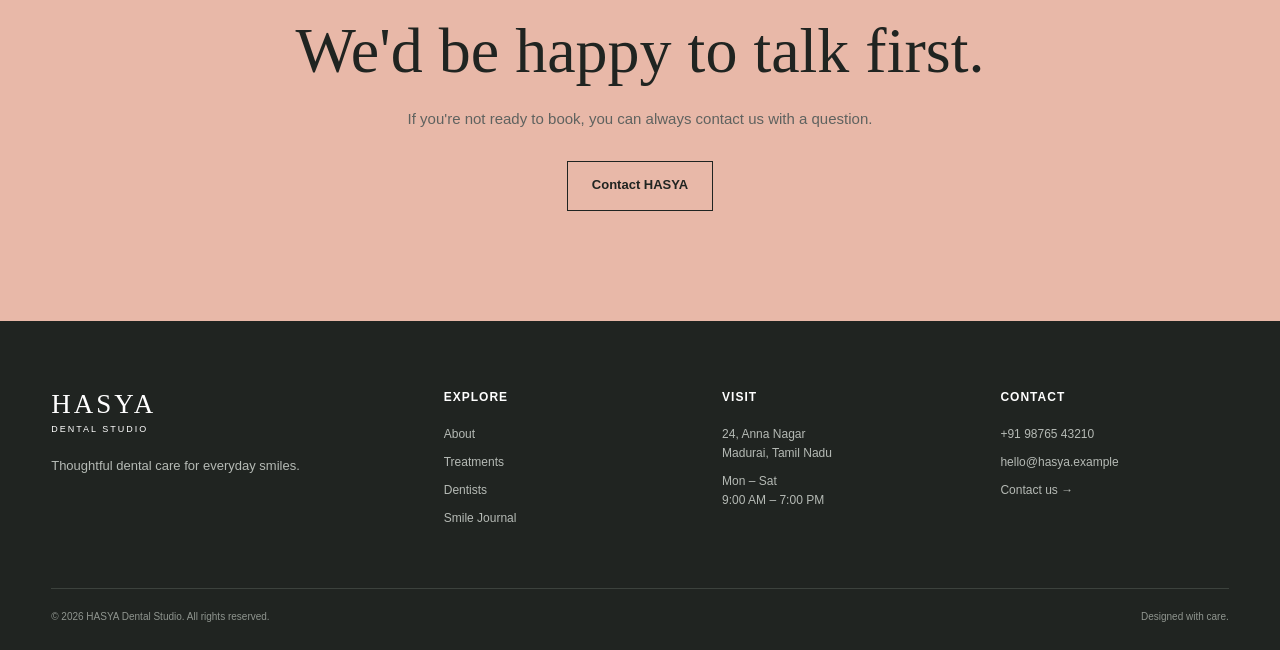
<file: pages/appointment.html>
<!DOCTYPE html>
<html lang="en">

<head>

    <meta charset="UTF-8">

    <meta name="viewport" content="width=device-width, initial-scale=1.0">

    <title>Book a Visit | HASYA Dental Studio</title>

    <meta name="description"
          content="Request an appointment at HASYA Dental Studio in Madurai. Choose a preferred date, time and reason for your visit.">

    <!-- CSS -->

    <link rel="stylesheet" href="../css/common.css">
    <link rel="stylesheet" href="../css/appointment.css">

</head>


<body>


    <!-- =========================================
         HEADER / FIXED NAVIGATION
    ========================================== -->

    <header class="site-header">

        <div class="container navigation">


            <!-- BRAND -->

            <a href="../index.html" class="brand">

                <span class="brand-name">
                    HASYA
                </span>

                <span class="brand-subtitle">
                    Dental Studio
                </span>

            </a>


            <!-- NAVIGATION -->

            <nav class="main-nav" aria-label="Main Navigation">

                <a href="../index.html">
                    Home
                </a>

                <a href="about.html">
                    About
                </a>

                <a href="treatments.html">
                    Treatments
                </a>

                <a href="dentists.html">
                    Dentists
                </a>

                <a href="patient-guide.html">
                    Patient Guide
                </a>

                <a href="smile-journal.html">
                    Smile Journal
                </a>

                <a href="contact.html">
                    Contact
                </a>

            </nav>


            <!-- APPOINTMENT BUTTON -->

            <a href="appointment.html" class="nav-button">
                Book a Visit
            </a>

        </div>

    </header>



    <!-- =========================================
         MAIN CONTENT
    ========================================== -->

    <main>


        <!-- =====================================
             APPOINTMENT INTRO
        ====================================== -->

        <section class="appointment-intro">

            <div class="container appointment-intro-grid">


                <!-- LEFT INTRODUCTION -->

                <div class="appointment-heading">

                    <p class="eyebrow">
                        BOOK A VISIT
                    </p>

                    <h1>
                        Let's find a time
                        that works for you.
                    </h1>

                    <p class="appointment-lead">

                        Tell us a little about your visit and
                        your preferred time. Our team will get
                        back to you to confirm the appointment.

                    </p>

                </div>


                <!-- RIGHT NOTE -->

                <div class="appointment-intro-note">

                    <span class="appointment-note-number">
                        01
                    </span>

                    <p>
                        No need to know exactly what treatment
                        you need. If you're unsure, simply tell
                        us what's bothering you.
                    </p>

                </div>

            </div>

        </section>



        <!-- =====================================
             APPOINTMENT BOOKING AREA
        ====================================== -->

        <section class="appointment-section">

            <div class="container appointment-layout">


                <!-- =================================
                     APPOINTMENT FORM
                ================================== -->

                <div class="appointment-form-wrapper">

                    <div class="form-header">

                        <p class="eyebrow">
                            YOUR DETAILS
                        </p>

                        <h2>
                            Request an appointment.
                        </h2>

                        <p>
                            Fill in the details below and we'll
                            contact you to confirm your visit.
                        </p>

                    </div>


                    <form class="appointment-form"
                          action="#"
                          method="post">


                        <!-- NAME -->

                        <div class="form-row">

                            <div class="form-group">

                                <label for="first-name">
                                    First name
                                </label>

                                <input
                                    type="text"
                                    id="first-name"
                                    name="first-name"
                                    placeholder="Your first name"
                                    required
                                >

                            </div>


                            <div class="form-group">

                                <label for="last-name">
                                    Last name
                                </label>

                                <input
                                    type="text"
                                    id="last-name"
                                    name="last-name"
                                    placeholder="Your last name"
                                    required
                                >

                            </div>

                        </div>



                        <!-- CONTACT -->

                        <div class="form-row">

                            <div class="form-group">

                                <label for="phone">
                                    Phone number
                                </label>

                                <input
                                    type="tel"
                                    id="phone"
                                    name="phone"
                                    placeholder="+91 98765 43210"
                                    required
                                >

                            </div>


                            <div class="form-group">

                                <label for="email">
                                    Email address
                                </label>

                                <input
                                    type="email"
                                    id="email"
                                    name="email"
                                    placeholder="you@example.com"
                                    required
                                >

                            </div>

                        </div>



                        <!-- REASON -->

                        <div class="form-group">

                            <label for="reason">
                                What brings you in?
                            </label>

                            <select id="reason"
                                    name="reason"
                                    required>

                                <option value="" selected disabled>
                                    Select an option
                                </option>

                                <option value="checkup">
                                    Routine check-up
                                </option>

                                <option value="cleaning">
                                    Cleaning
                                </option>

                                <option value="tooth-pain">
                                    Tooth pain or sensitivity
                                </option>

                                <option value="cosmetic">
                                    Smile / cosmetic consultation
                                </option>

                                <option value="restorative">
                                    Restorative treatment
                                </option>

                                <option value="orthodontics">
                                    Alignment / orthodontic consultation
                                </option>

                                <option value="other">
                                    Something else
                                </option>

                            </select>

                        </div>



                        <!-- PREFERRED DENTIST -->

                        <div class="form-group">

                            <label for="dentist">
                                Preferred dentist
                            </label>

                            <select id="dentist"
                                    name="dentist">

                                <option value="" selected>
                                    No preference
                                </option>

                                <option value="ananya-rao">
                                    Dr. Ananya Rao — General Dentistry
                                </option>

                                <option value="kavin-mehta">
                                    Dr. Kavin Mehta — Cosmetic Dentistry
                                </option>

                                <option value="meera-nair">
                                    Dr. Meera Nair — Orthodontics
                                </option>

                            </select>

                        </div>



                        <!-- DATE + TIME -->

                        <div class="form-row">

                            <div class="form-group">

                                <label for="date">
                                    Preferred date
                                </label>

                                <input
                                    type="date"
                                    id="date"
                                    name="date"
                                    required
                                >

                            </div>


                            <div class="form-group">

                                <label for="time">
                                    Preferred time
                                </label>

                                <select id="time"
                                        name="time"
                                        required>

                                    <option value="" selected disabled>
                                        Choose a time
                                    </option>

                                    <option value="morning">
                                        Morning · 9:00 AM – 12:00 PM
                                    </option>

                                    <option value="afternoon">
                                        Afternoon · 12:00 PM – 4:00 PM
                                    </option>

                                    <option value="evening">
                                        Evening · 4:00 PM – 7:00 PM
                                    </option>

                                </select>

                            </div>

                        </div>



                        <!-- MESSAGE -->

                        <div class="form-group">

                            <label for="message">
                                Anything you'd like us to know?
                            </label>

                            <textarea
                                id="message"
                                name="message"
                                rows="5"
                                placeholder="You can mention any concerns, questions or preferences here."
                            ></textarea>

                        </div>



                        <!-- CONSENT -->

                        <div class="form-checkbox">

                            <input
                                type="checkbox"
                                id="contact-consent"
                                name="contact-consent"
                                required
                            >

                            <label for="contact-consent">
                                I agree to be contacted by HASYA
                                regarding my appointment request.
                            </label>

                        </div>



                        <!-- SUBMIT -->

                        <button
                            type="submit"
                            class="button button-primary form-submit">

                            Request Appointment

                        </button>


                        <p class="form-note">
                            This is a booking request. Your appointment
                            is confirmed only after our team contacts you.
                        </p>

                    </form>

                </div>



                <!-- =================================
                     VISIT INFORMATION
                ================================== -->

                <aside class="appointment-sidebar">


                    <!-- SIDEBAR INTRO -->

                    <div class="sidebar-block sidebar-intro">

                        <p class="eyebrow">
                            BEFORE YOU BOOK
                        </p>

                        <h2>
                            A little information
                            goes a long way.
                        </h2>

                        <p>
                            You don't need to have everything figured
                            out before your visit. Tell us what's
                            bothering you and we'll take it from there.
                        </p>

                    </div>



                    <!-- OPENING HOURS -->

                    <div class="sidebar-block">

                        <span class="sidebar-label">
                            HOURS
                        </span>

                        <div class="sidebar-detail">

                            <strong>
                                Monday – Saturday
                            </strong>

                            <span>
                                9:00 AM – 7:00 PM
                            </span>

                        </div>

                        <div class="sidebar-detail">

                            <strong>
                                Sunday
                            </strong>

                            <span>
                                Closed
                            </span>

                        </div>

                    </div>



                    <!-- LOCATION -->

                    <div class="sidebar-block">

                        <span class="sidebar-label">
                            FIND US
                        </span>

                        <p class="sidebar-address">

                            24, Anna Nagar<br>
                            Madurai, Tamil Nadu

                        </p>

                        <a href="contact.html"
                           class="text-link">
                            View contact details →
                        </a>

                    </div>



                    <!-- PHONE -->

                    <div class="sidebar-block">

                        <span class="sidebar-label">
                            CALL US
                        </span>

                        <a href="tel:+919876543210"
                           class="sidebar-phone">

                            +91 98765 43210

                        </a>

                        <p>
                            Prefer to speak with someone?
                            Give us a call during opening hours.
                        </p>

                    </div>



                    <!-- FIRST VISIT NOTE -->

                    <div class="sidebar-highlight">

                        <span>
                            FIRST VISIT
                        </span>

                        <p>
                            Arriving about 10 minutes early gives
                            you a little time to settle in and
                            complete any necessary details.
                        </p>

                    </div>

                </aside>

            </div>

        </section>



        <!-- =====================================
             WHAT HAPPENS NEXT
        ====================================== -->

        <section class="appointment-next">

            <div class="container">


                <div class="next-heading">

                    <div>

                        <p class="eyebrow">
                            WHAT HAPPENS NEXT
                        </p>

                        <h2>
                            Once you send
                            your request.
                        </h2>

                    </div>

                    <p>
                        We keep the process simple. Here's what
                        happens after you submit the form.
                    </p>

                </div>



                <div class="next-steps">


                    <!-- STEP 01 -->

                    <article class="next-step">

                        <span class="next-number">
                            01
                        </span>

                        <h3>
                            We receive your request
                        </h3>

                        <p>
                            Your preferred date, time and visit
                            details are reviewed by our team.
                        </p>

                    </article>



                    <!-- STEP 02 -->

                    <article class="next-step">

                        <span class="next-number">
                            02
                        </span>

                        <h3>
                            We contact you
                        </h3>

                        <p>
                            We'll call or message you to confirm
                            a suitable appointment time.
                        </p>

                    </article>



                    <!-- STEP 03 -->

                    <article class="next-step">

                        <span class="next-number">
                            03
                        </span>

                        <h3>
                            Your visit is confirmed
                        </h3>

                        <p>
                            Once we've spoken with you, we'll
                            confirm your appointment details.
                        </p>

                    </article>



                    <!-- STEP 04 -->

                    <article class="next-step">

                        <span class="next-number">
                            04
                        </span>

                        <h3>
                            Come as you are
                        </h3>

                        <p>
                            Bring your questions. We'll take the
                            time to understand what's needed.
                        </p>

                    </article>

                </div>

            </div>

        </section>



        <!-- =====================================
             SMALL FAQ
        ====================================== -->

        <section class="appointment-faq">

            <div class="container appointment-faq-grid">


                <!-- LEFT -->

                <div>

                    <p class="eyebrow">
                        BEFORE YOUR VISIT
                    </p>

                    <h2>
                        A few things
                        you may wonder.
                    </h2>

                </div>



                <!-- RIGHT -->

                <div class="appointment-faq-list">


                    <details>

                        <summary>
                            What if I don't know which treatment I need?
                        </summary>

                        <p>
                            That's completely fine. Choose "Something
                            else" in the form and describe what you're
                            experiencing. Your dentist can discuss the
                            appropriate next steps during your visit.
                        </p>

                    </details>


                    <details>

                        <summary>
                            Can I request a specific dentist?
                        </summary>

                        <p>
                            Yes. You can select a preferred dentist
                            when making your request. We'll do our best
                            to match your preferred time and dentist.
                        </p>

                    </details>


                    <details>

                        <summary>
                            What if I need to change my appointment?
                        </summary>

                        <p>
                            Please contact the clinic as soon as possible
                            if you need to reschedule. We'll help you
                            find another suitable time.
                        </p>

                    </details>


                    <details>

                        <summary>
                            Is the appointment confirmed immediately?
                        </summary>

                        <p>
                            No. The form sends an appointment request.
                            Our team will contact you to confirm the
                            date and time before the appointment is final.
                        </p>

                    </details>

                </div>

            </div>

        </section>



        <!-- =====================================
             FINAL CTA
        ====================================== -->

        <section class="appointment-final">

            <div class="container appointment-final-content">

                <p class="eyebrow">
                    HAVE QUESTIONS?
                </p>

                <h2>
                    We'd be happy
                    to talk first.
                </h2>

                <p>
                    If you're not ready to book, you can always
                    contact us with a question.
                </p>

                <a href="contact.html"
                   class="button button-secondary">

                    Contact HASYA

                </a>

            </div>

        </section>


    </main>



    <!-- =========================================
         FOOTER
    ========================================== -->

    <footer class="site-footer">

        <div class="container footer-grid">


            <!-- BRAND -->

            <div class="footer-brand">

                <a href="../index.html"
                   class="brand footer-logo">

                    <span class="brand-name">
                        HASYA
                    </span>

                    <span class="brand-subtitle">
                        Dental Studio
                    </span>

                </a>

                <p>
                    Thoughtful dental care for everyday smiles.
                </p>

            </div>



            <!-- EXPLORE -->

            <div class="footer-column">

                <h3>
                    Explore
                </h3>

                <a href="about.html">
                    About
                </a>

                <a href="treatments.html">
                    Treatments
                </a>

                <a href="dentists.html">
                    Dentists
                </a>

                <a href="smile-journal.html">
                    Smile Journal
                </a>

            </div>



            <!-- VISIT -->

            <div class="footer-column">

                <h3>
                    Visit
                </h3>

                <p>
                    24, Anna Nagar<br>
                    Madurai, Tamil Nadu
                </p>

                <p>
                    Mon – Sat<br>
                    9:00 AM – 7:00 PM
                </p>

            </div>



            <!-- CONTACT -->

            <div class="footer-column">

                <h3>
                    Contact
                </h3>

                <a href="tel:+919876543210">
                    +91 98765 43210
                </a>

                <a href="mailto:hello@hasya.example">
                    hello@hasya.example
                </a>

                <a href="contact.html">
                    Contact us →
                </a>

            </div>

        </div>



        <!-- FOOTER BOTTOM -->

        <div class="container footer-bottom">

            <p>
                © 2026 HASYA Dental Studio. All rights reserved.
            </p>

            <p>
                Designed with care.
            </p>

        </div>

    </footer>


</body>

</html>
</file>
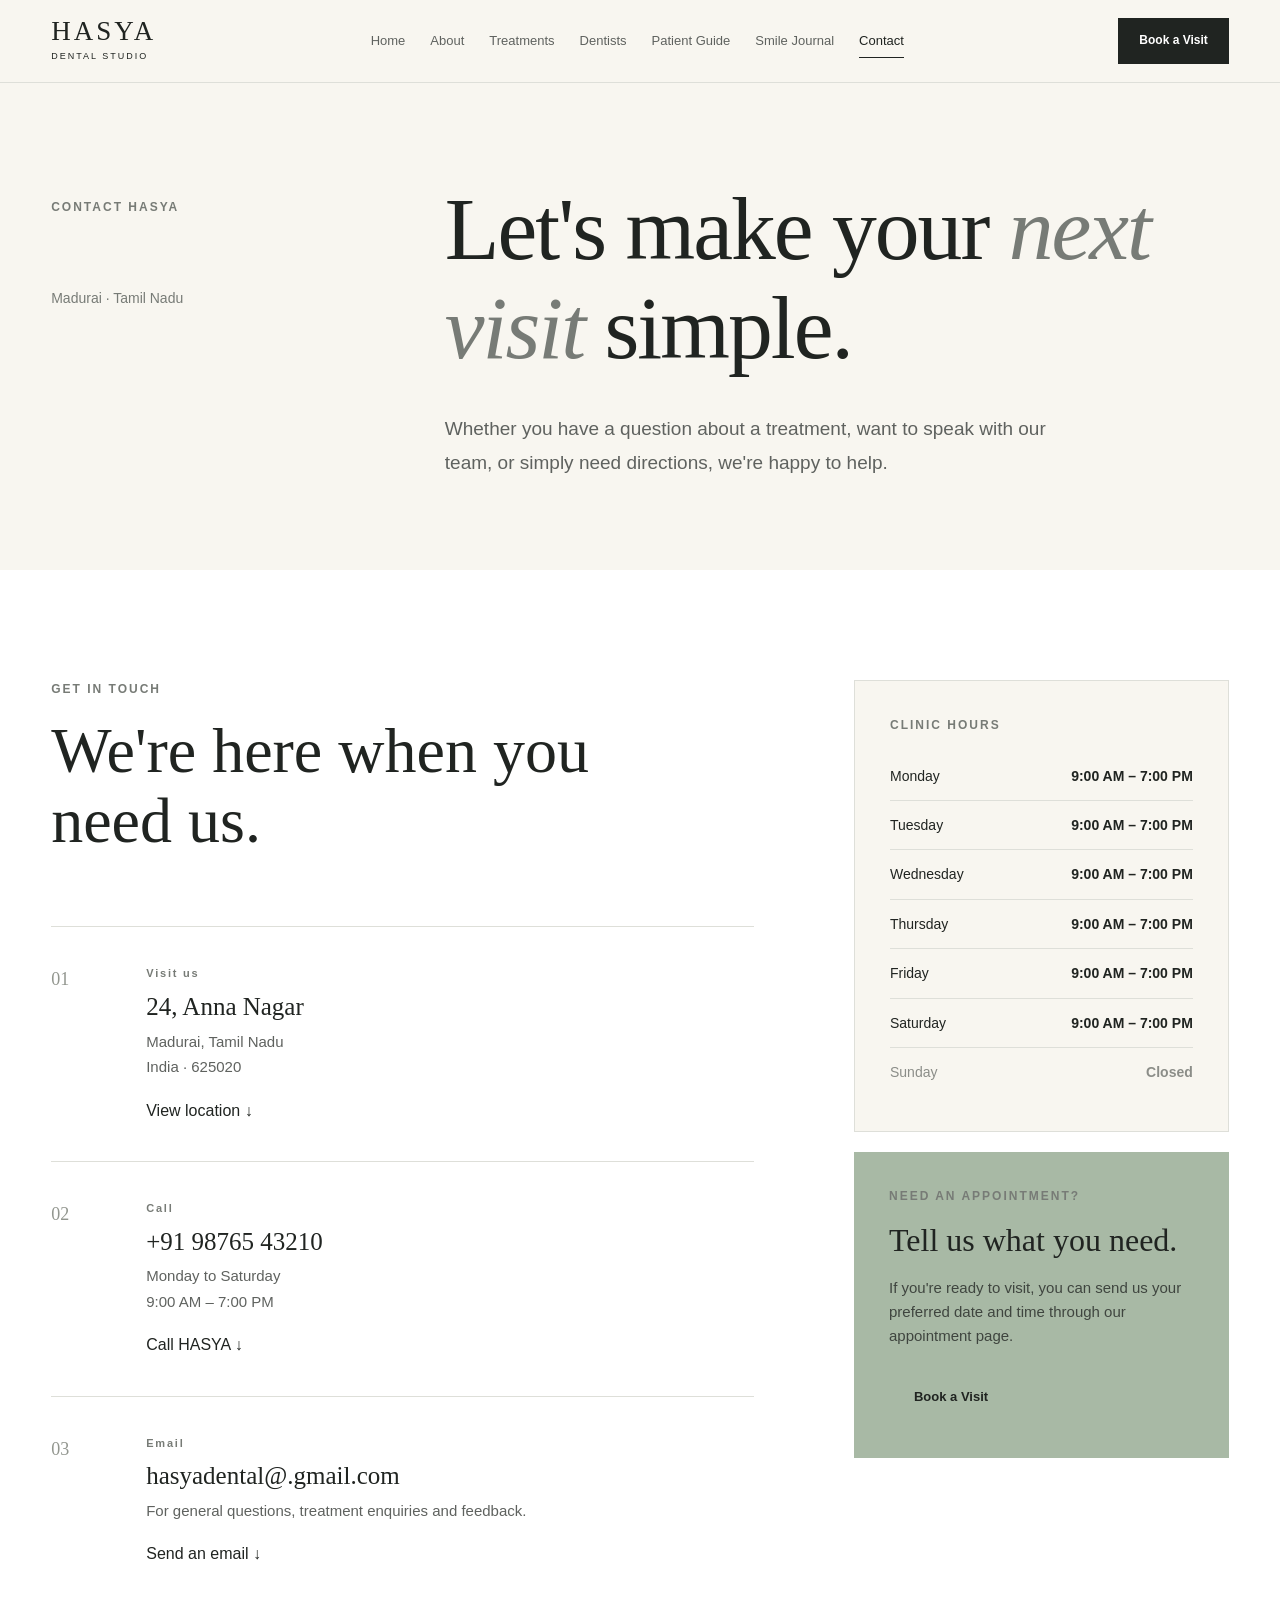
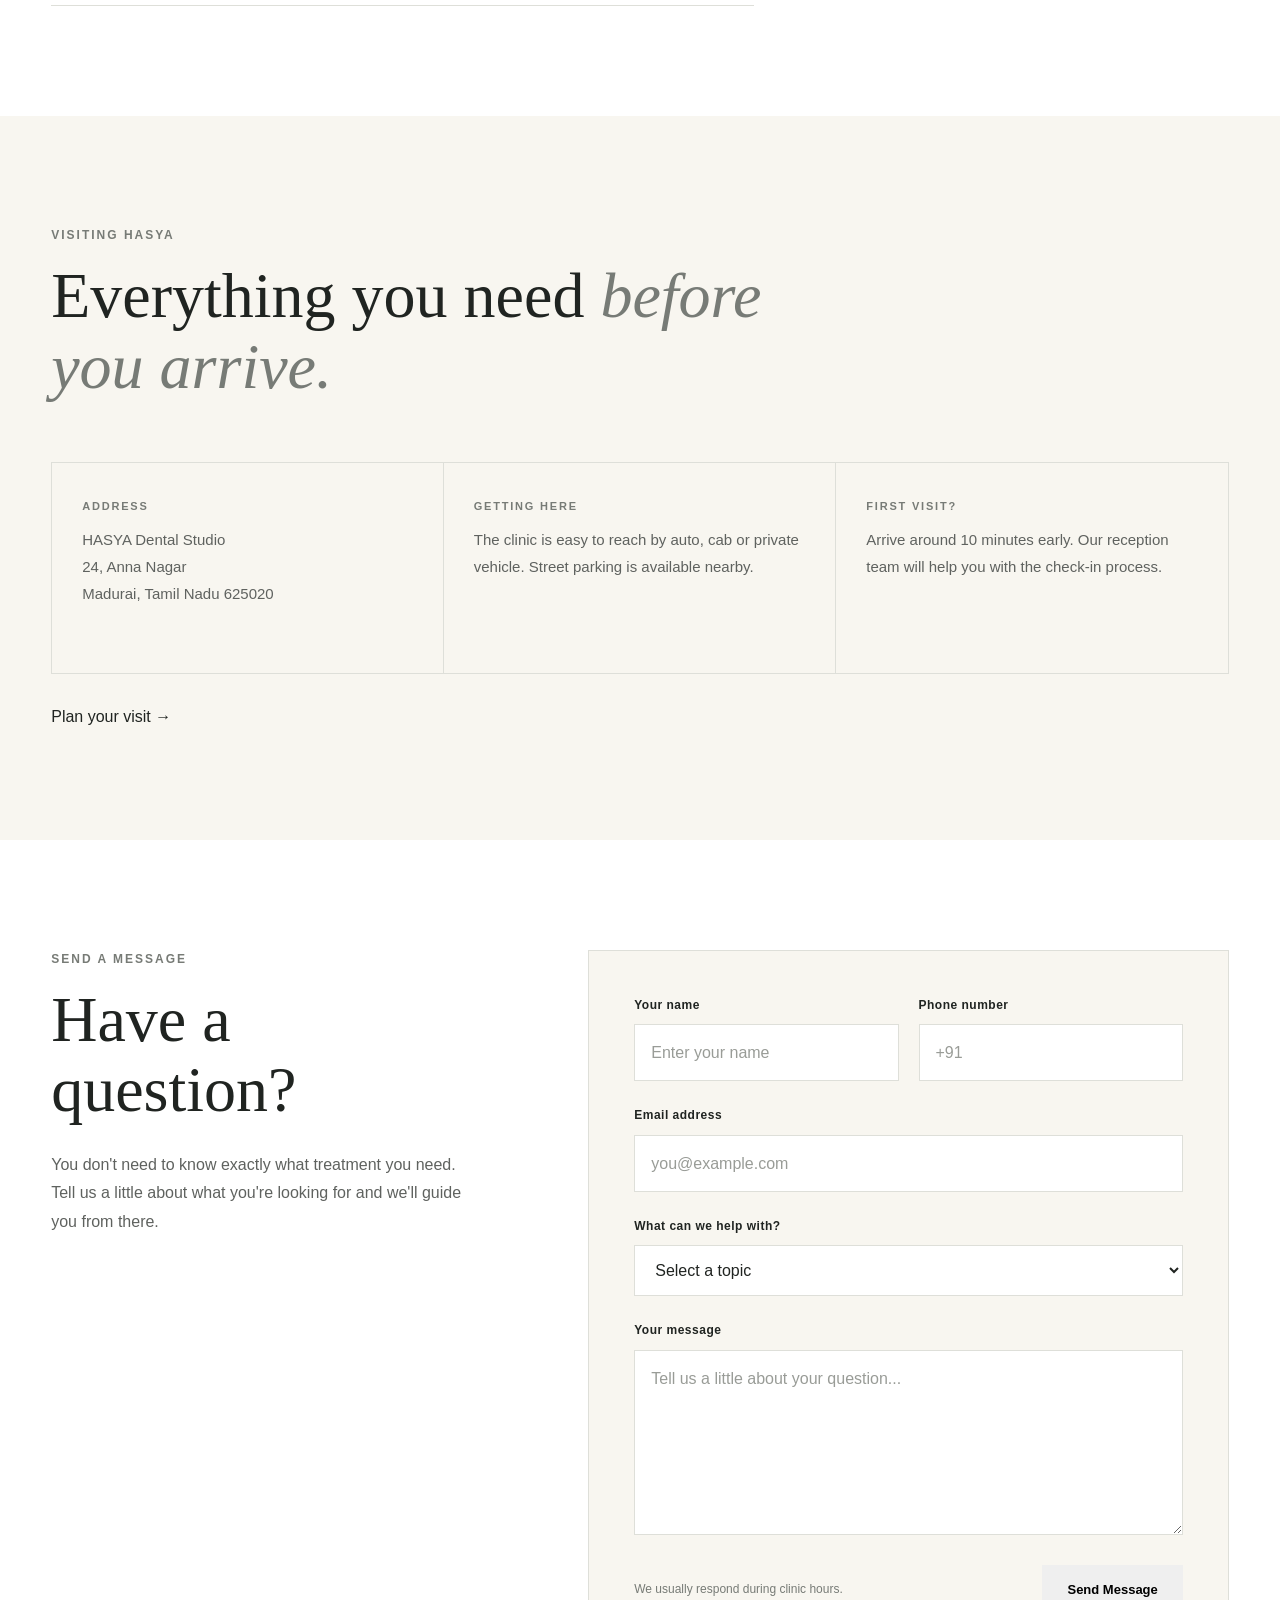
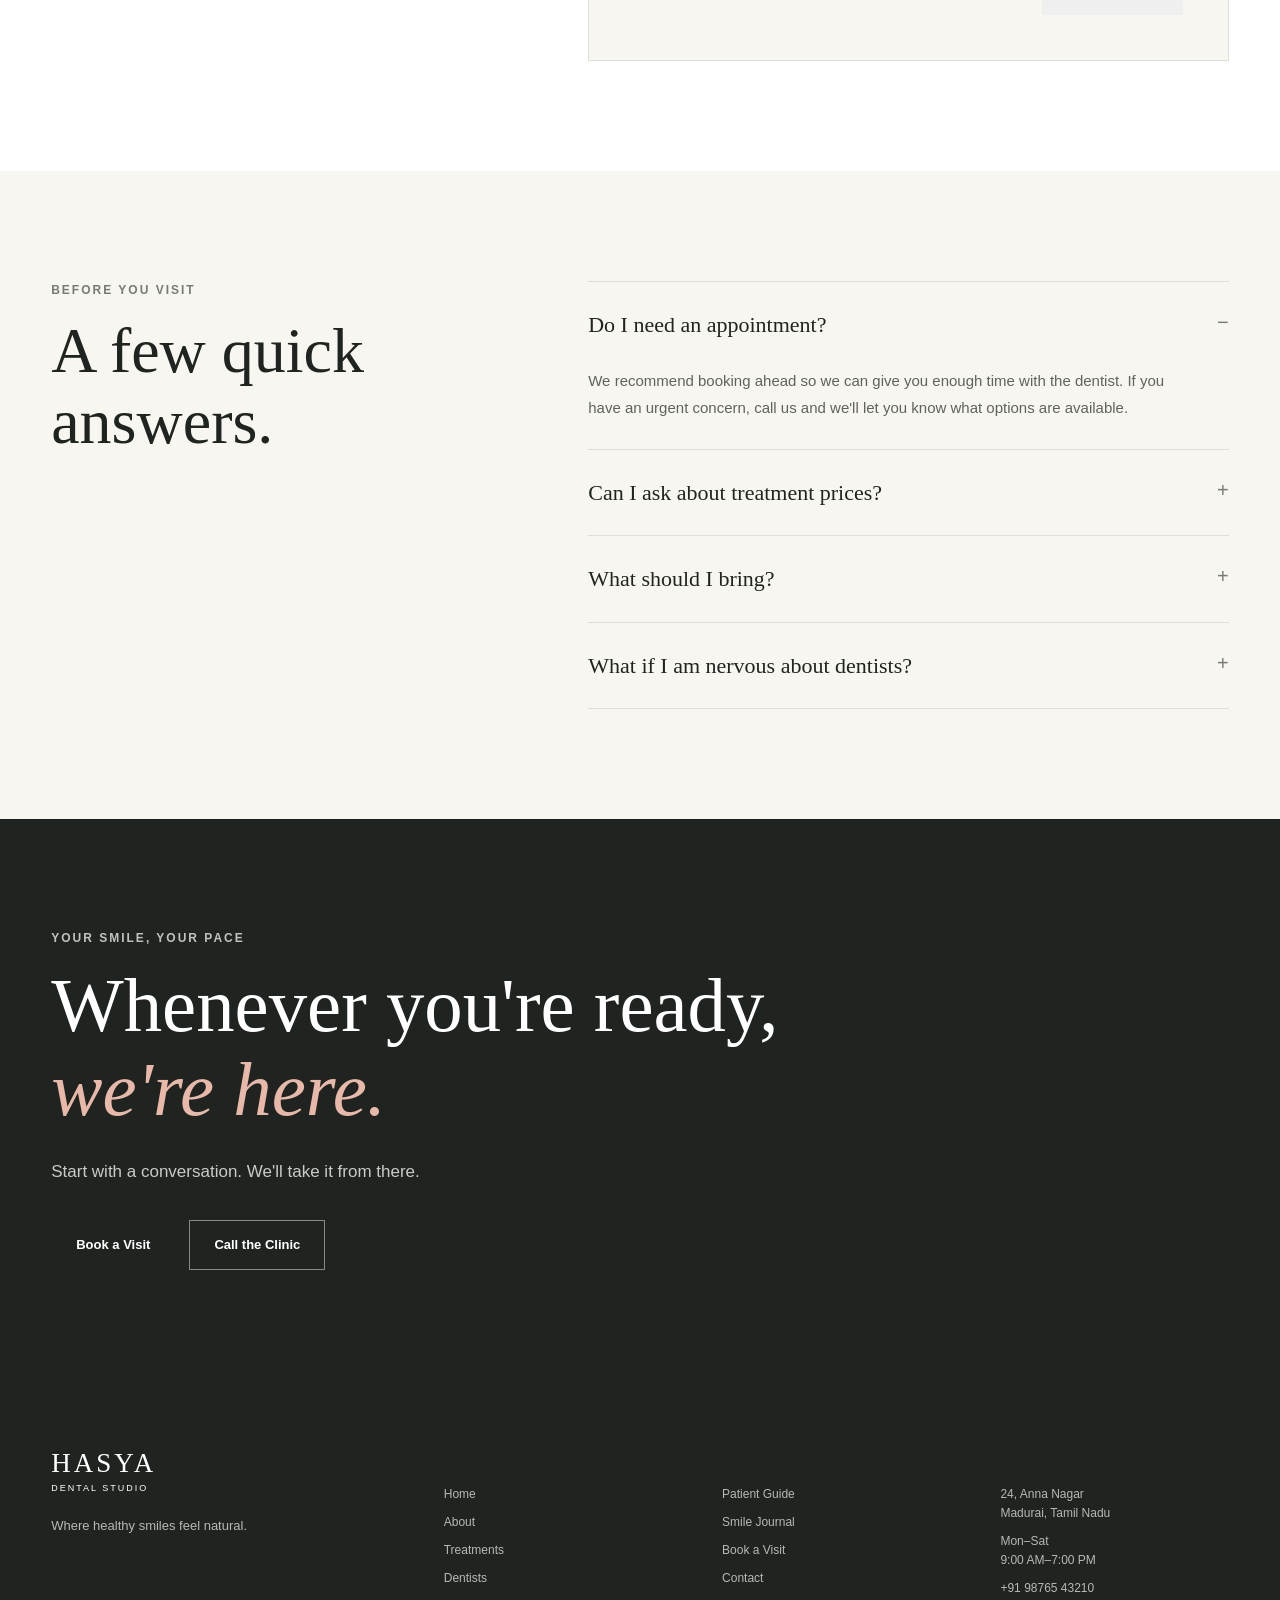
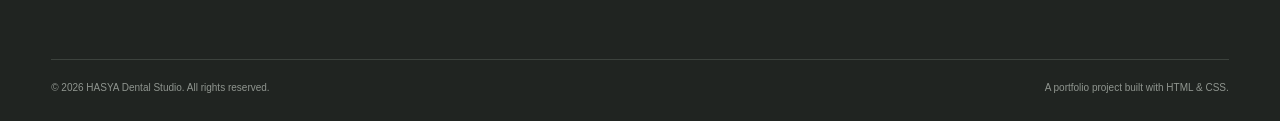
<file: pages/contact.html>
<!DOCTYPE html>
<html lang="en">
<head>
    <meta charset="UTF-8">
    <meta name="viewport" content="width=device-width, initial-scale=1.0">

    <title>Contact | HASYA Dental Studio</title>

    <link rel="stylesheet" href="../css/common.css">
    <link rel="stylesheet" href="../css/contact.css">
</head>

<body>

    <!-- =========================
         HEADER / NAVIGATION
    ========================== -->
    <header class="site-header">

        <div class="container navigation">

            <a href="../index.html" class="brand">
                <span class="brand-name">HASYA</span>
                <span class="brand-subtitle">Dental Studio</span>
            </a>

            <nav class="main-nav" aria-label="Main Navigation">
                <a href="../index.html">Home</a>
                <a href="about.html">About</a>
                <a href="treatments.html">Treatments</a>
                <a href="dentists.html">Dentists</a>
                <a href="patient-guide.html">Patient Guide</a>
                <a href="smile-journal.html">Smile Journal</a>
                <a href="contact.html" class="active">Contact</a>
            </nav>

            <a href="appointment.html" class="nav-button">
                Book a Visit
            </a>

        </div>

    </header>


    <main>

        <!-- =========================
             CONTACT INTRO
        ========================== -->
        <section class="contact-intro section">

            <div class="container contact-intro-grid">

                <div class="contact-intro-label">
                    <p class="eyebrow">CONTACT HASYA</p>

                    <p class="contact-intro-location">
                        Madurai · Tamil Nadu
                    </p>
                </div>


                <div class="contact-intro-content">

                    <h1>
                        Let's make your
                        <em>next visit</em>
                        simple.
                    </h1>

                    <p class="contact-lead">
                        Whether you have a question about a treatment,
                        want to speak with our team, or simply need directions,
                        we're happy to help.
                    </p>

                </div>

            </div>

        </section>


        <!-- =========================
             CONTACT DETAILS
        ========================== -->
        <section class="contact-details section">

            <div class="container contact-details-grid">

                <!-- LEFT -->
                <div class="contact-main">

                    <div class="contact-detail-heading">
                        <p class="eyebrow">GET IN TOUCH</p>

                        <h2>
                            We're here
                            when you need us.
                        </h2>
                    </div>


                    <div class="contact-detail-list">

                        <div class="contact-detail-item">

                            <span class="contact-detail-number">
                                01
                            </span>

                            <div>
                                <p class="contact-label">
                                    Visit us
                                </p>

                                <h3>
                                    24, Anna Nagar
                                </h3>

                                <p>
                                    Madurai, Tamil Nadu<br>
                                    India · 625020
                                </p>

                                <a href="#location" class="text-link">
                                    View location ↓
                                </a>
                            </div>

                        </div>


                        <div class="contact-detail-item">

                            <span class="contact-detail-number">
                                02
                            </span>

                            <div>
                                <p class="contact-label">
                                    Call
                                </p>

                                <h3>
                                    +91 98765 43210
                                </h3>

                                <p>
                                    Monday to Saturday<br>
                                    9:00 AM – 7:00 PM
                                </p>

                                <a href="tel:+919876543210" class="text-link">
                                    Call HASYA ↓
                                </a>
                            </div>

                        </div>


                        <div class="contact-detail-item">

                            <span class="contact-detail-number">
                                03
                            </span>

                            <div>
                                <p class="contact-label">
                                    Email
                                </p>

                                <h3>
                                    hasyadental@.gmail.com
                                </h3>

                                <p>
                                    For general questions,
                                    treatment enquiries and feedback.
                                </p>

                                <a href="mailto:hello@hasya.example" class="text-link">
                                    Send an email ↓
                                </a>
                            </div>

                        </div>

                    </div>

                </div>


                <!-- RIGHT -->
                <aside class="contact-side">

                    <div class="contact-hours">

                        <p class="eyebrow">
                            CLINIC HOURS
                        </p>

                        <div class="hours-row">
                            <span>Monday</span>
                            <strong>9:00 AM – 7:00 PM</strong>
                        </div>

                        <div class="hours-row">
                            <span>Tuesday</span>
                            <strong>9:00 AM – 7:00 PM</strong>
                        </div>

                        <div class="hours-row">
                            <span>Wednesday</span>
                            <strong>9:00 AM – 7:00 PM</strong>
                        </div>

                        <div class="hours-row">
                            <span>Thursday</span>
                            <strong>9:00 AM – 7:00 PM</strong>
                        </div>

                        <div class="hours-row">
                            <span>Friday</span>
                            <strong>9:00 AM – 7:00 PM</strong>
                        </div>

                        <div class="hours-row">
                            <span>Saturday</span>
                            <strong>9:00 AM – 7:00 PM</strong>
                        </div>

                        <div class="hours-row closed">
                            <span>Sunday</span>
                            <strong>Closed</strong>
                        </div>

                    </div>


                    <div class="contact-note">

                        <p class="eyebrow">
                            NEED AN APPOINTMENT?
                        </p>

                        <h3>
                            Tell us what
                            you need.
                        </h3>

                        <p>
                            If you're ready to visit, you can send
                            us your preferred date and time through
                            our appointment page.
                        </p>

                        <a href="appointment.html" class="button button-dark">
                            Book a Visit
                        </a>

                    </div>

                </aside>

            </div>

        </section>

<!-- =========================
     VISITING HASYA
========================== -->
<section class="contact-location section" id="location">

    <div class="container">

        <div class="visiting-heading">

            <p class="eyebrow">
                VISITING HASYA
            </p>

            <h2>
                Everything you need
                <em>before you arrive.</em>
            </h2>

        </div>


        <div class="visiting-info-grid">

            <!-- Address -->
            <div class="location-info-block">

                <p class="contact-label">
                    ADDRESS
                </p>

                <p>
                    HASYA Dental Studio<br>
                    24, Anna Nagar<br>
                    Madurai, Tamil Nadu 625020
                </p>

            </div>


            <!-- Getting Here -->
            <div class="location-info-block">

                <p class="contact-label">
                    GETTING HERE
                </p>

                <p>
                    The clinic is easy to reach by
                    auto, cab or private vehicle.
                    Street parking is available
                    nearby.
                </p>

            </div>


            <!-- First Visit -->
            <div class="location-info-block">

                <p class="contact-label">
                    FIRST VISIT?
                </p>

                <p>
                    Arrive around 10 minutes early.
                    Our reception team will help
                    you with the check-in process.
                </p>

            </div>

        </div>

        <a
            href="appointment.html"
            class="text-link location-link"
        >
            Plan your visit →
        </a>

    </div>

</section>


        <!-- =========================
             CONTACT FORM
        ========================== -->
        <section class="contact-message section">

            <div class="container contact-message-grid">

                <div class="message-intro">

                    <p class="eyebrow">
                        SEND A MESSAGE
                    </p>

                    <h2>
                        Have a question?
                    </h2>

                    <p>
                        You don't need to know exactly what
                        treatment you need. Tell us a little
                        about what you're looking for and
                        we'll guide you from there.
                    </p>

                </div>


                <div class="message-form-wrapper">

                    <!-- Frontend-only contact form -->
                    <form class="contact-form" action="#" method="post">

                        <div class="form-row">

                            <div class="form-group">

                                <label for="contact-name">
                                    Your name
                                </label>

                                <input
                                    type="text"
                                    id="contact-name"
                                    name="name"
                                    placeholder="Enter your name"
                                    required
                                >

                            </div>


                            <div class="form-group">

                                <label for="contact-phone">
                                    Phone number
                                </label>

                                <input
                                    type="tel"
                                    id="contact-phone"
                                    name="phone"
                                    placeholder="+91"
                                    required
                                >

                            </div>

                        </div>


                        <div class="form-group">

                            <label for="contact-email">
                                Email address
                            </label>

                            <input
                                type="email"
                                id="contact-email"
                                name="email"
                                placeholder="you@example.com"
                                required
                            >

                        </div>


                        <div class="form-group">

                            <label for="contact-subject">
                                What can we help with?
                            </label>

                            <select
                                id="contact-subject"
                                name="subject"
                                required
                            >

                                <option value="" selected disabled>
                                    Select a topic
                                </option>

                                <option value="general">
                                    General enquiry
                                </option>

                                <option value="treatment">
                                    Treatment question
                                </option>

                                <option value="appointment">
                                    Appointment enquiry
                                </option>

                                <option value="existing-patient">
                                    Existing patient
                                </option>

                                <option value="other">
                                    Something else
                                </option>

                            </select>

                        </div>


                        <div class="form-group">

                            <label for="contact-message">
                                Your message
                            </label>

                            <textarea
                                id="contact-message"
                                name="message"
                                rows="6"
                                placeholder="Tell us a little about your question..."
                                required
                            ></textarea>

                        </div>


                        <div class="contact-form-footer">

                            <p>
                                We usually respond during
                                clinic hours.
                            </p>

                            <button
                                type="submit"
                                class="button button-dark"
                            >
                                Send Message
                            </button>

                        </div>

                    </form>

                </div>

            </div>

        </section>


        <!-- =========================
             SMALL FAQ
        ========================== -->
        <section class="contact-faq section">

            <div class="container contact-faq-grid">

                <div>

                    <p class="eyebrow">
                        BEFORE YOU VISIT
                    </p>

                    <h2>
                        A few quick answers.
                    </h2>

                </div>


                <div class="contact-faq-list">

                    <details open>

                        <summary>
                            Do I need an appointment?
                        </summary>

                        <p>
                            We recommend booking ahead so we can
                            give you enough time with the dentist.
                            If you have an urgent concern, call us
                            and we'll let you know what options
                            are available.
                        </p>

                    </details>


                    <details>

                        <summary>
                            Can I ask about treatment prices?
                        </summary>

                        <p>
                            Yes. Treatment costs depend on your
                            individual needs. Our team can explain
                            the expected options and costs after
                            your consultation.
                        </p>

                    </details>


                    <details>

                        <summary>
                            What should I bring?
                        </summary>

                        <p>
                            Bring any previous dental records,
                            scans or prescriptions that may be
                            useful. If this is your first visit,
                            your basic identification details
                            are enough to get started.
                        </p>

                    </details>


                    <details>

                        <summary>
                            What if I am nervous about dentists?
                        </summary>

                        <p>
                            Let our team know when you book.
                            We'll take things at a comfortable
                            pace and explain what we're doing
                            before we begin.
                        </p>

                    </details>

                </div>

            </div>

        </section>


        <!-- =========================
             FINAL CTA
        ========================== -->
        <section class="contact-final section">

            <div class="container">

                <div class="contact-final-content">

                    <p class="eyebrow">
                        YOUR SMILE, YOUR PACE
                    </p>

                    <h2>
                        Whenever you're ready,
                        <em>we're here.</em>
                    </h2>

                    <p>
                        Start with a conversation.
                        We'll take it from there.
                    </p>

                    <div class="contact-final-actions">

                        <a
                            href="appointment.html"
                            class="button button-light"
                        >
                            Book a Visit
                        </a>

                        <a
                            href="tel:+919876543210"
                            class="button button-outline-light"
                        >
                            Call the Clinic
                        </a>

                    </div>

                </div>

            </div>

        </section>

    </main>


    <!-- =========================
         FOOTER
    ========================== -->
    <footer class="site-footer">

        <div class="container footer-grid">

            <div class="footer-brand">

                <a href="../index.html" class="brand">
                    <span class="brand-name">HASYA</span>
                    <span class="brand-subtitle">Dental Studio</span>
                </a>

                <p>
                    Where healthy smiles feel natural.
                </p>

            </div>


            <div class="footer-column">

                <h4>Explore</h4>

                <a href="../index.html">Home</a>
                <a href="about.html">About</a>
                <a href="treatments.html">Treatments</a>
                <a href="dentists.html">Dentists</a>

            </div>


            <div class="footer-column">

                <h4>Patient</h4>

                <a href="patient-guide.html">Patient Guide</a>
                <a href="smile-journal.html">Smile Journal</a>
                <a href="appointment.html">Book a Visit</a>
                <a href="contact.html">Contact</a>

            </div>


            <div class="footer-column">

                <h4>Visit</h4>

                <p>
                    24, Anna Nagar<br>
                    Madurai, Tamil Nadu
                </p>

                <p>
                    Mon–Sat<br>
                    9:00 AM–7:00 PM
                </p>

                <a href="tel:+919876543210">
                    +91 98765 43210
                </a>

            </div>

        </div>


        <div class="container footer-bottom">

            <p>
                © 2026 HASYA Dental Studio. All rights reserved.
            </p>

            <p>
                A portfolio project built with HTML & CSS.
            </p>

        </div>

    </footer>

</body>
</html>
</file>
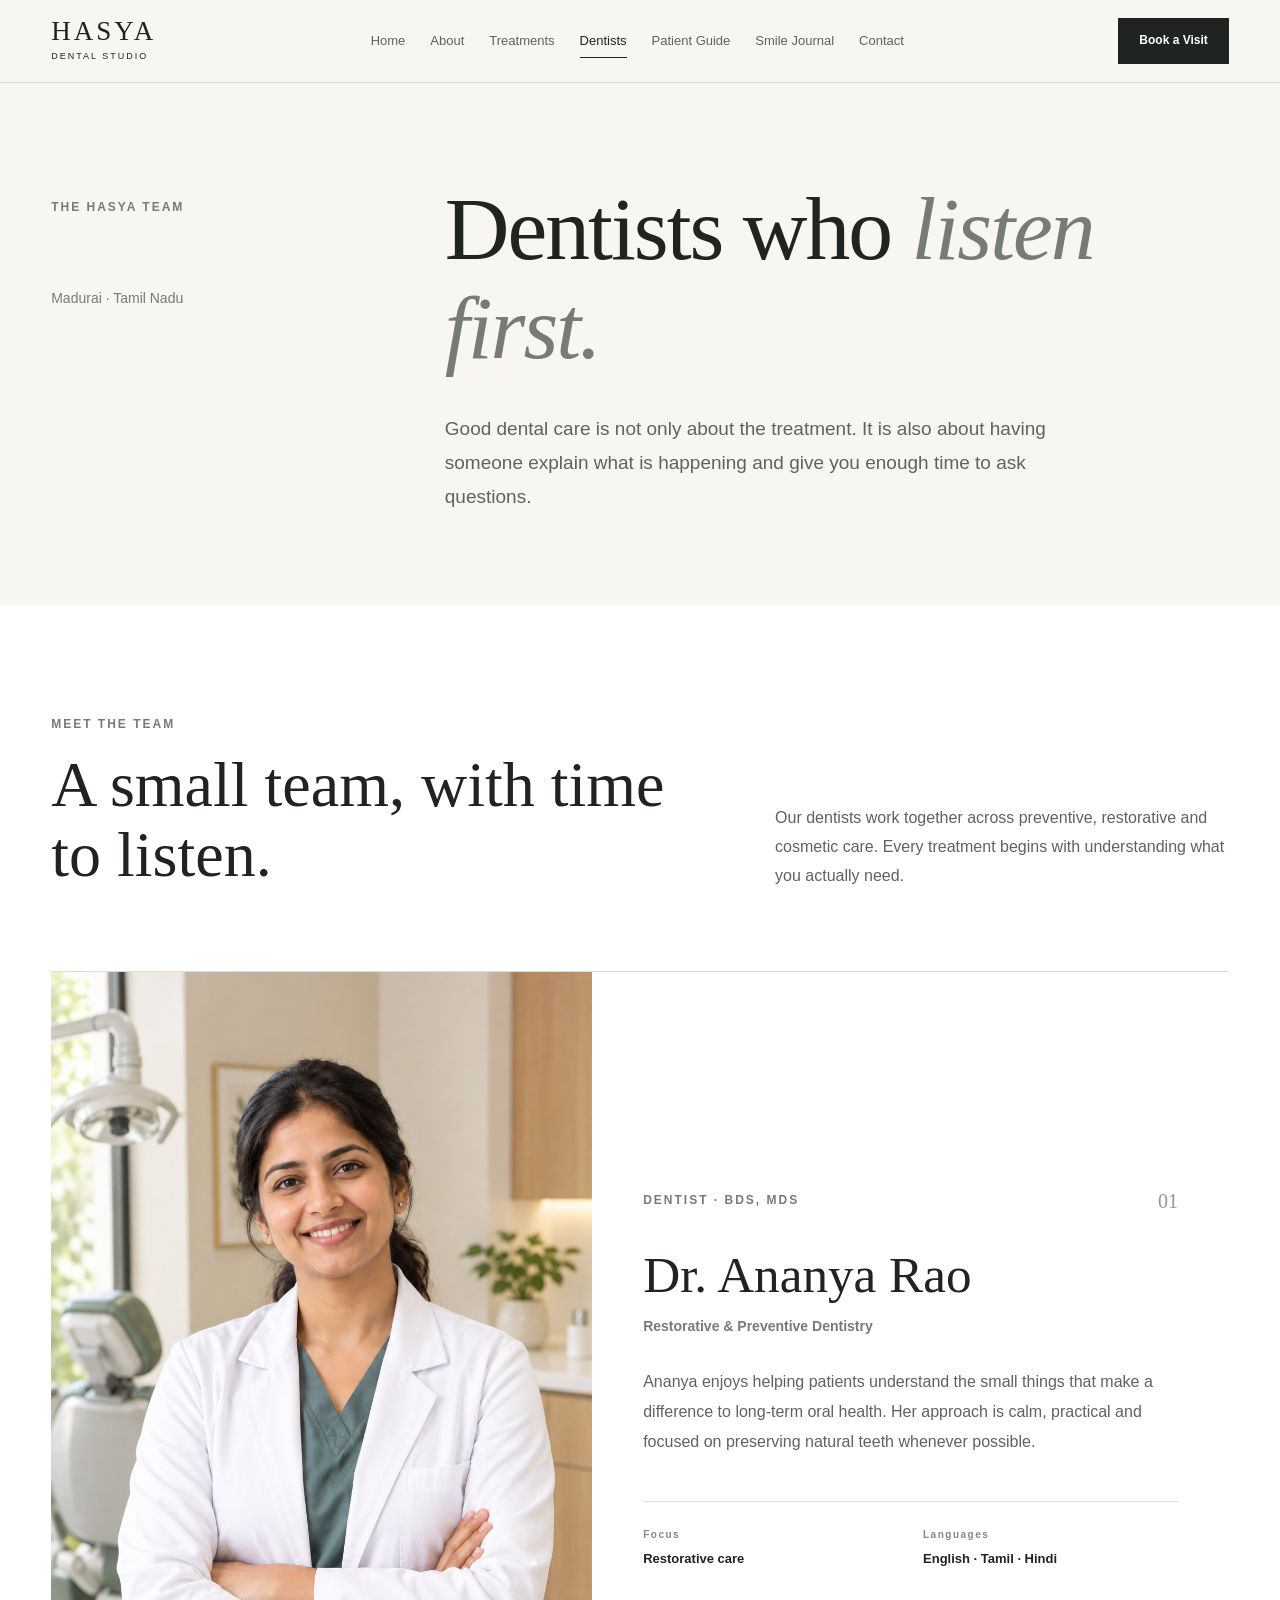
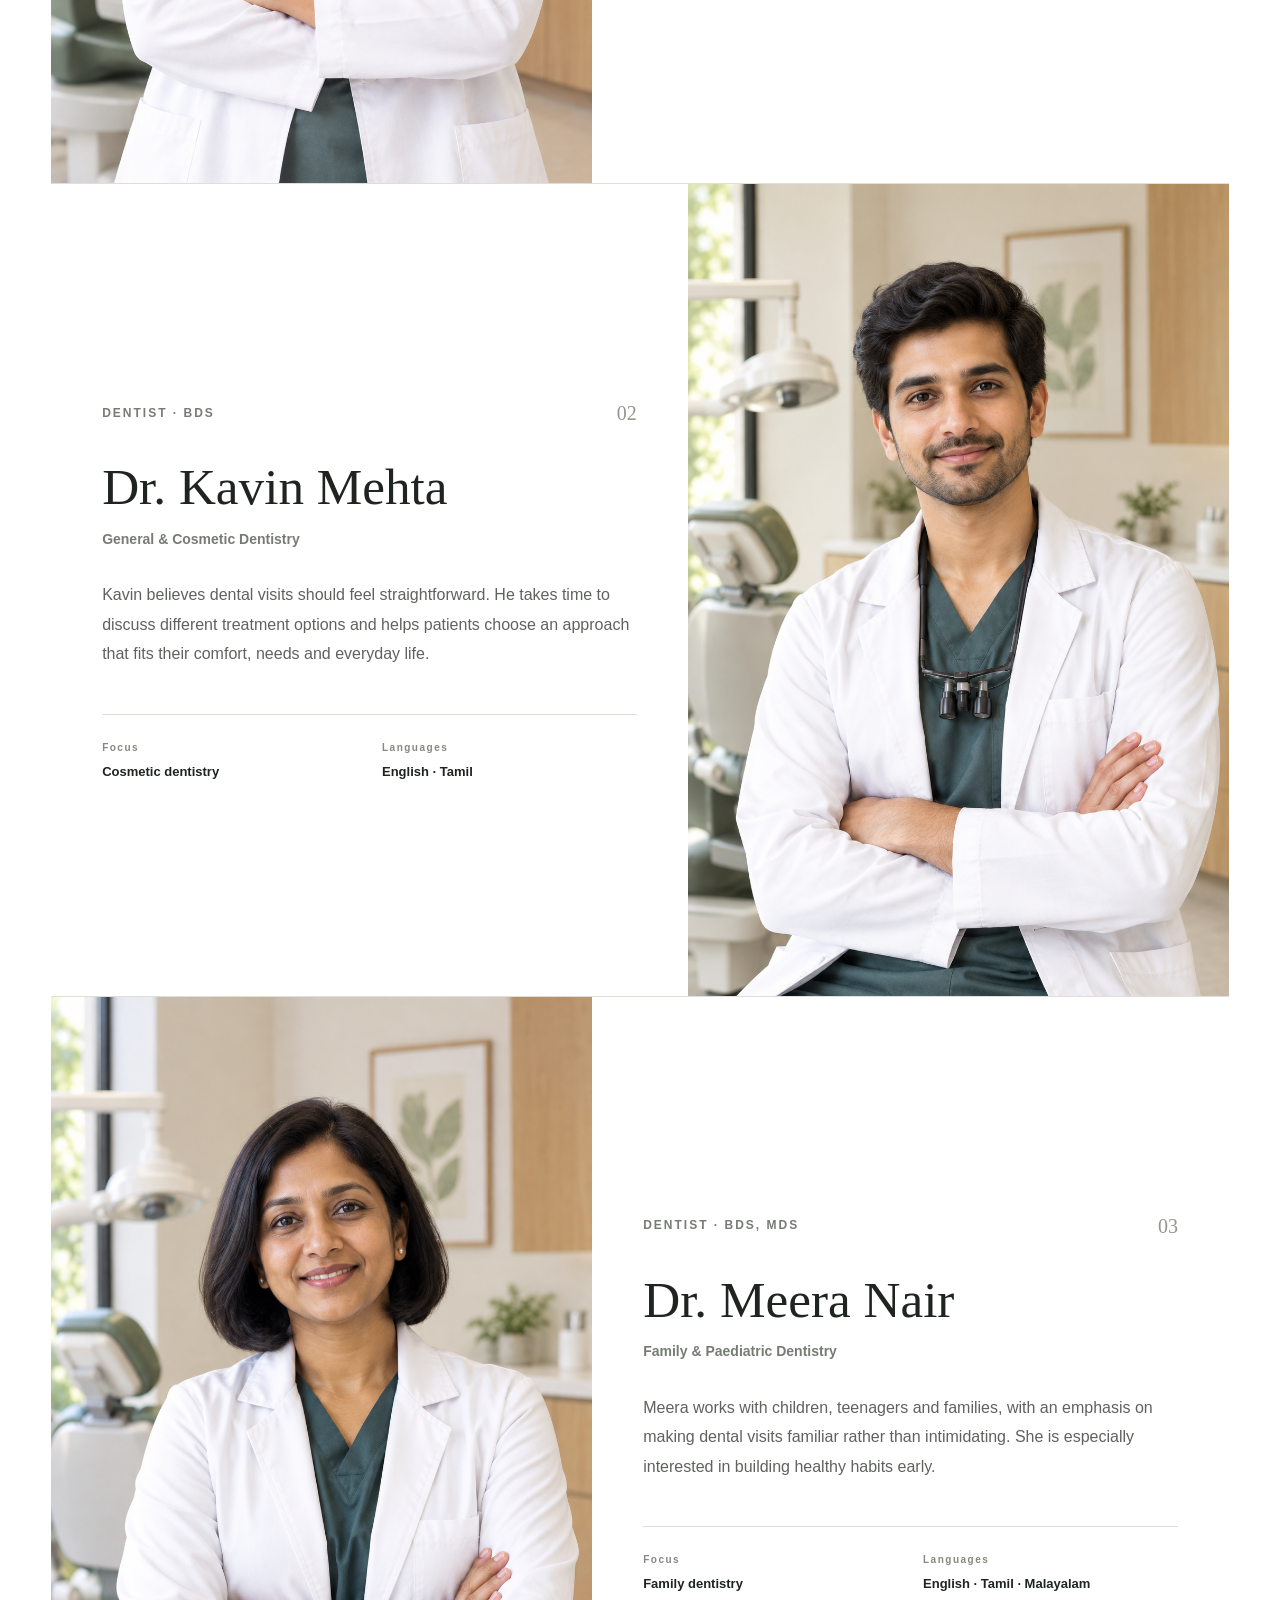
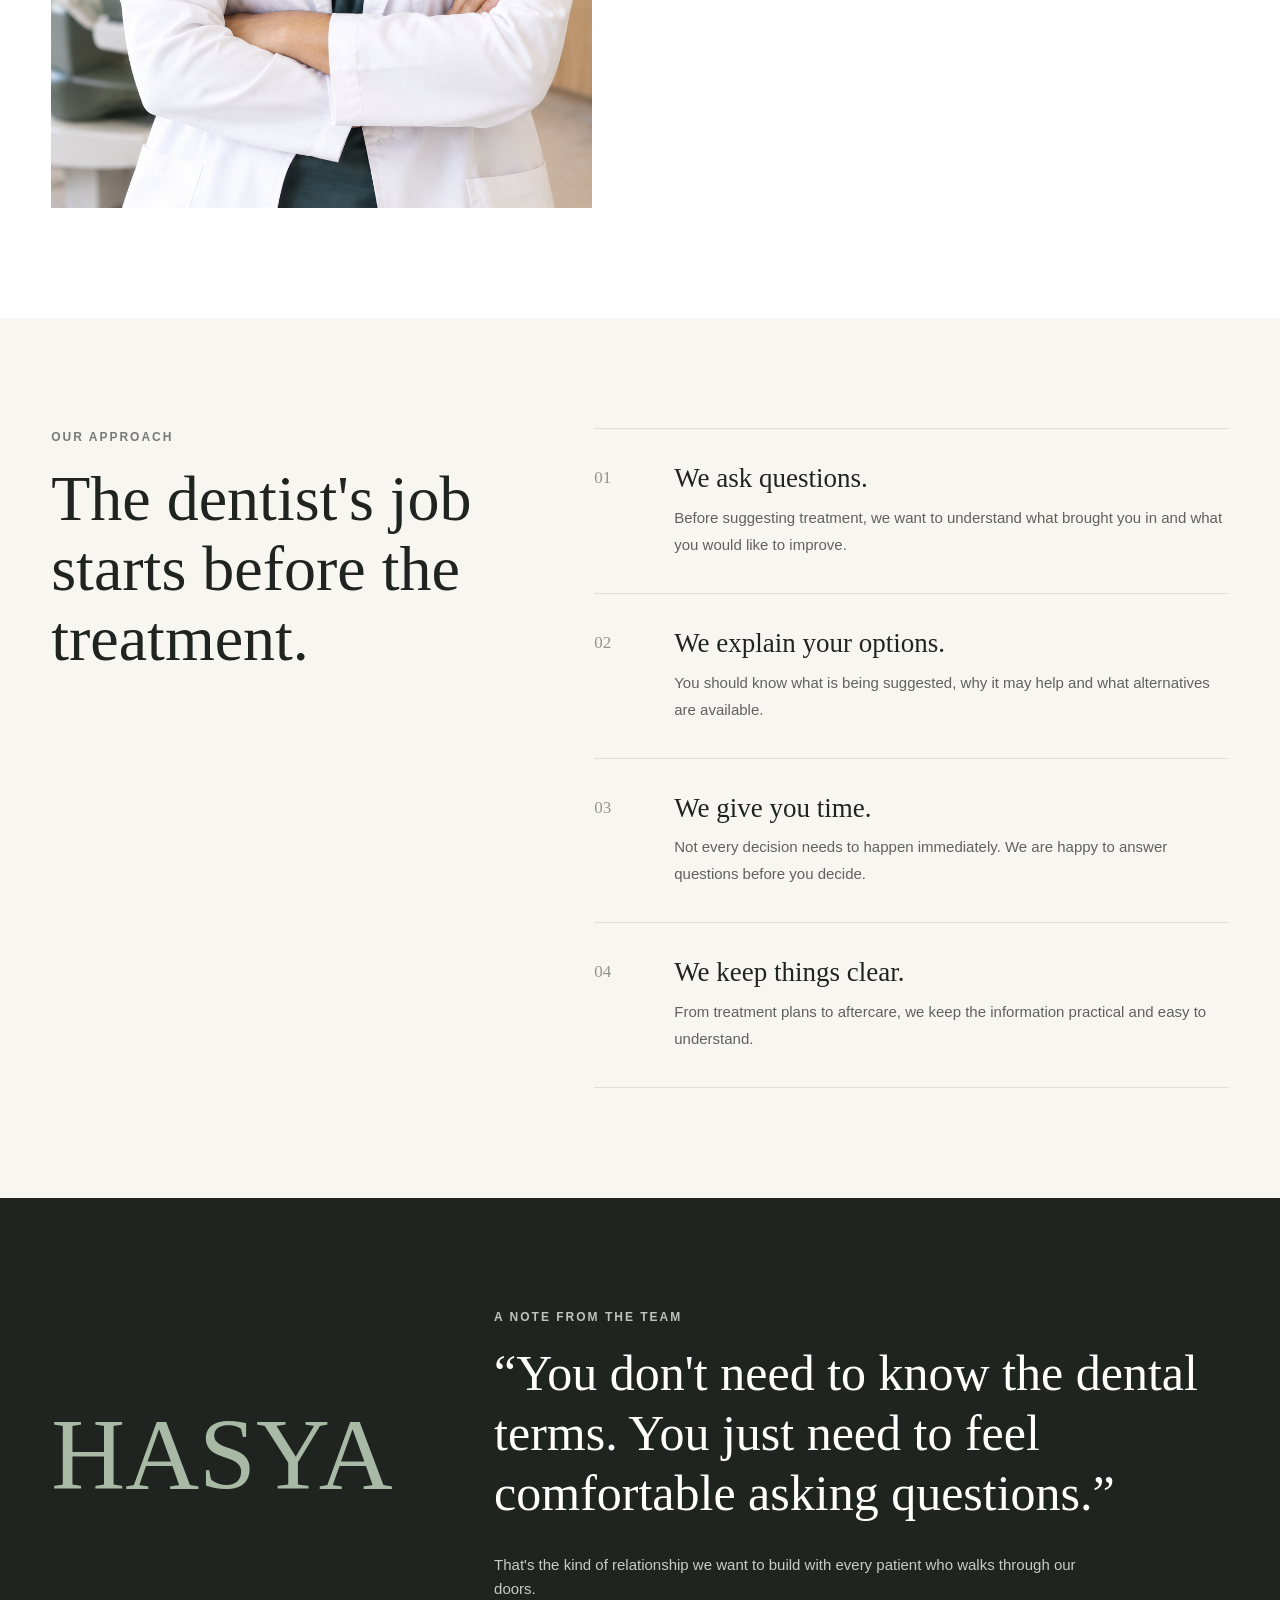
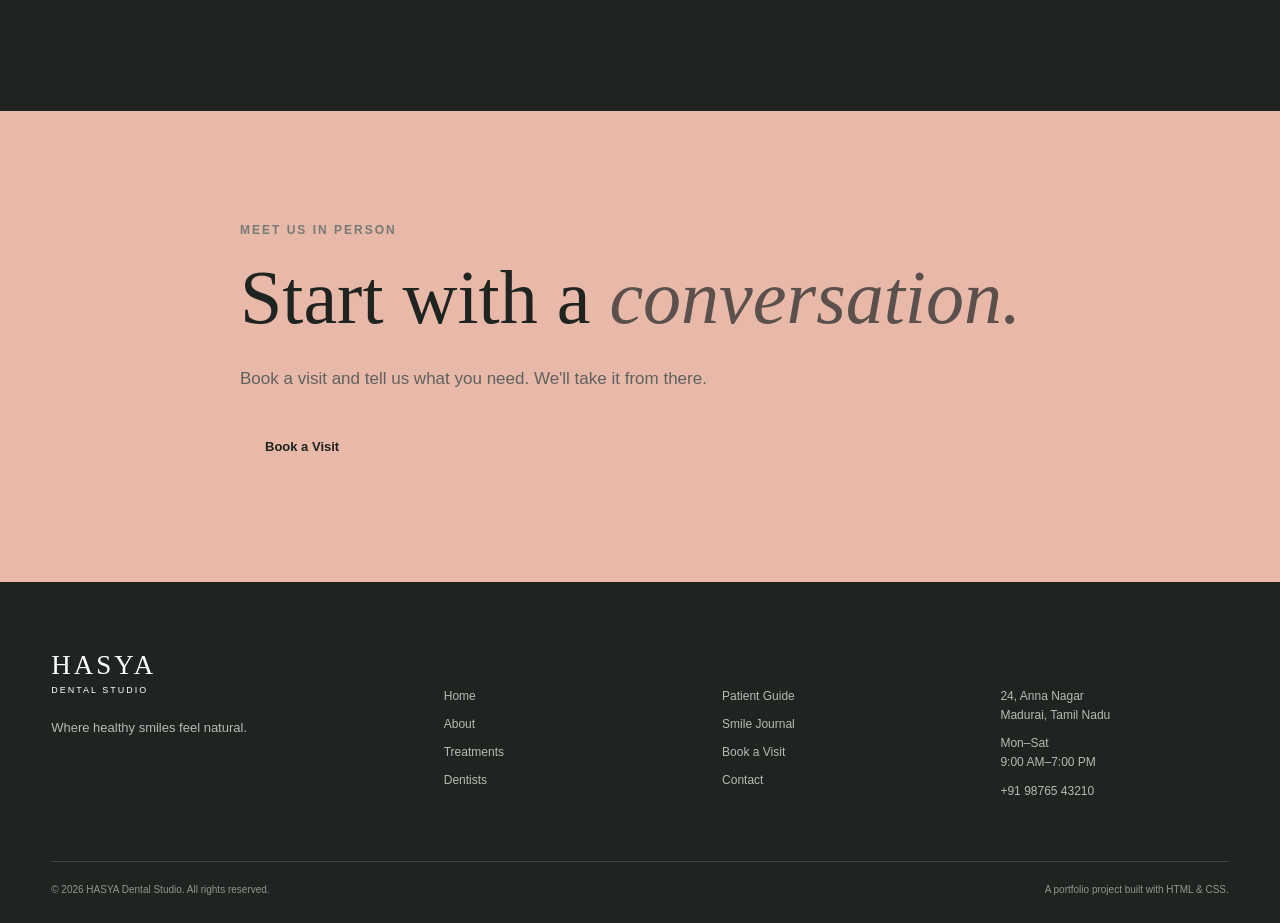
<file: pages/dentists.html>
<!DOCTYPE html>
<html lang="en">
<head>
    <meta charset="UTF-8">
    <meta name="viewport" content="width=device-width, initial-scale=1.0">

    <title>Dentists | HASYA Dental Studio</title>

    <link rel="stylesheet" href="../css/common.css">
    <link rel="stylesheet" href="../css/dentists.css">
</head>

<body>

    <!-- =========================
         HEADER / NAVIGATION
    ========================== -->
    <header class="site-header">

        <div class="container navigation">

            <a href="../index.html" class="brand">
                <span class="brand-name">HASYA</span>
                <span class="brand-subtitle">Dental Studio</span>
            </a>

            <nav class="main-nav" aria-label="Main Navigation">
                <a href="../index.html">Home</a>
                <a href="about.html">About</a>
                <a href="treatments.html">Treatments</a>
                <a href="dentists.html" class="active">Dentists</a>
                <a href="patient-guide.html">Patient Guide</a>
                <a href="smile-journal.html">Smile Journal</a>
                <a href="contact.html">Contact</a>
            </nav>

            <a href="appointment.html" class="nav-button">
                Book a Visit
            </a>

        </div>

    </header>


    <main>

        <!-- =========================
             PAGE INTRO
        ========================== -->
        <section class="dentists-intro section">

            <div class="container dentists-intro-grid">

                <div class="dentists-intro-label">

                    <p class="eyebrow">
                        THE HASYA TEAM
                    </p>

                    <p class="dentists-location">
                        Madurai · Tamil Nadu
                    </p>

                </div>


                <div class="dentists-intro-content">

                    <h1>
                        Dentists who
                        <em>listen first.</em>
                    </h1>

                    <p>
                        Good dental care is not only about the treatment.
                        It is also about having someone explain what is
                        happening and give you enough time to ask questions.
                    </p>

                </div>

            </div>

        </section>


        <!-- =========================
             TEAM INTRO
        ========================== -->
        <section class="dentists-team section">

            <div class="container">

                <div class="dentists-team-heading">

                    <div>
                        <p class="eyebrow">
                            MEET THE TEAM
                        </p>

                        <h2>
                            A small team,
                            with time to listen.
                        </h2>
                    </div>

                    <p>
                        Our dentists work together across preventive,
                        restorative and cosmetic care. Every treatment
                        begins with understanding what you actually need.
                    </p>

                </div>


                <!-- Doctor 01 -->
                <article class="dentist-profile">

                    <div class="dentist-photo dentist-photo-one">

                        <img src="../images/doc1.png" alt="Dr. Ananya Rao">

                    </div>


                    <div class="dentist-profile-content">

                        <div class="dentist-profile-top">

                            <p class="eyebrow">
                                DENTIST · BDS, MDS
                            </p>

                            <span class="dentist-number">
                                01
                            </span>

                        </div>

                        <h3>
                            Dr. Ananya Rao
                        </h3>

                        <p class="dentist-role">
                            Restorative & Preventive Dentistry
                        </p>

                        <p class="dentist-description">
                            Ananya enjoys helping patients understand
                            the small things that make a difference to
                            long-term oral health. Her approach is calm,
                            practical and focused on preserving natural
                            teeth whenever possible.
                        </p>


                        <div class="dentist-details">

                            <div>
                                <span>Focus</span>
                                <strong>Restorative care</strong>
                            </div>

                            <div>
                                <span>Languages</span>
                                <strong>English · Tamil · Hindi</strong>
                            </div>

                        </div>

                    </div>

                </article>


                <!-- Doctor 02 -->
                <article class="dentist-profile dentist-profile-reverse">

                    <div class="dentist-photo dentist-photo-two">

                        <img src="../images/doc2.png" alt="Dr. Kavin Mehta">

                    </div>


                    <div class="dentist-profile-content">

                        <div class="dentist-profile-top">

                            <p class="eyebrow">
                                DENTIST · BDS
                            </p>

                            <span class="dentist-number">
                                02
                            </span>

                        </div>

                        <h3>
                            Dr. Kavin Mehta
                        </h3>

                        <p class="dentist-role">
                            General & Cosmetic Dentistry
                        </p>

                        <p class="dentist-description">
                            Kavin believes dental visits should feel
                            straightforward. He takes time to discuss
                            different treatment options and helps
                            patients choose an approach that fits
                            their comfort, needs and everyday life.
                        </p>


                        <div class="dentist-details">

                            <div>
                                <span>Focus</span>
                                <strong>Cosmetic dentistry</strong>
                            </div>

                            <div>
                                <span>Languages</span>
                                <strong>English · Tamil</strong>
                            </div>

                        </div>

                    </div>

                </article>


                <!-- Doctor 03 -->
                <article class="dentist-profile">

                    <div class="dentist-photo dentist-photo-three">

                        <img src="../images/doc3.png" alt="Dr. Meera Nair">

                    </div>


                    <div class="dentist-profile-content">

                        <div class="dentist-profile-top">

                            <p class="eyebrow">
                                DENTIST · BDS, MDS
                            </p>

                            <span class="dentist-number">
                                03
                            </span>

                        </div>

                        <h3>
                            Dr. Meera Nair
                        </h3>

                        <p class="dentist-role">
                            Family & Paediatric Dentistry
                        </p>

                        <p class="dentist-description">
                            Meera works with children, teenagers and
                            families, with an emphasis on making dental
                            visits familiar rather than intimidating.
                            She is especially interested in building
                            healthy habits early.
                        </p>


                        <div class="dentist-details">

                            <div>
                                <span>Focus</span>
                                <strong>Family dentistry</strong>
                            </div>

                            <div>
                                <span>Languages</span>
                                <strong>English · Tamil · Malayalam</strong>
                            </div>

                        </div>

                    </div>

                </article>

            </div>

        </section>


        <!-- =========================
             HOW WE WORK
        ========================== -->
        <section class="dentists-approach section">

            <div class="container dentists-approach-grid">

                <div class="dentists-approach-heading">

                    <p class="eyebrow">
                        OUR APPROACH
                    </p>

                    <h2>
                        The dentist's job
                        starts before
                        the treatment.
                    </h2>

                </div>


                <div class="dentists-approach-list">

                    <div class="dentist-approach-item">

                        <span>01</span>

                        <div>
                            <h3>
                                We ask questions.
                            </h3>

                            <p>
                                Before suggesting treatment, we want
                                to understand what brought you in and
                                what you would like to improve.
                            </p>
                        </div>

                    </div>


                    <div class="dentist-approach-item">

                        <span>02</span>

                        <div>
                            <h3>
                                We explain your options.
                            </h3>

                            <p>
                                You should know what is being suggested,
                                why it may help and what alternatives
                                are available.
                            </p>
                        </div>

                    </div>


                    <div class="dentist-approach-item">

                        <span>03</span>

                        <div>
                            <h3>
                                We give you time.
                            </h3>

                            <p>
                                Not every decision needs to happen
                                immediately. We are happy to answer
                                questions before you decide.
                            </p>
                        </div>

                    </div>


                    <div class="dentist-approach-item">

                        <span>04</span>

                        <div>
                            <h3>
                                We keep things clear.
                            </h3>

                            <p>
                                From treatment plans to aftercare,
                                we keep the information practical
                                and easy to understand.
                            </p>
                        </div>

                    </div>

                </div>

            </div>

        </section>


        <!-- =========================
             TEAM NOTE
        ========================== -->
        <section class="dentists-note section">

            <div class="container dentists-note-grid">

                <div class="dentists-note-mark">
                    HASYA
                </div>

                <div class="dentists-note-content">

                    <p class="eyebrow">
                        A NOTE FROM THE TEAM
                    </p>

                    <blockquote>
                        “You don't need to know the dental terms.
                        You just need to feel comfortable asking
                        questions.”
                    </blockquote>

                    <p>
                        That's the kind of relationship we want to
                        build with every patient who walks through
                        our doors.
                    </p>

                </div>

            </div>

        </section>


        <!-- =========================
             CTA
        ========================== -->
        <section class="dentists-cta section">

            <div class="container dentists-cta-content">

                <p class="eyebrow">
                    MEET US IN PERSON
                </p>

                <h2>
                    Start with a
                    <em>conversation.</em>
                </h2>

                <p>
                    Book a visit and tell us what you need.
                    We'll take it from there.
                </p>

                <a href="appointment.html" class="button button-dark">
                    Book a Visit
                </a>

            </div>

        </section>

    </main>


    <!-- =========================
         FOOTER
    ========================== -->
    <footer class="site-footer">

        <div class="container footer-grid">

            <div class="footer-brand">

                <a href="../index.html" class="brand">

                    <span class="brand-name">
                        HASYA
                    </span>

                    <span class="brand-subtitle">
                        Dental Studio
                    </span>

                </a>

                <p>
                    Where healthy smiles feel natural.
                </p>

            </div>


            <div class="footer-column">

                <h4>Explore</h4>

                <a href="../index.html">Home</a>
                <a href="about.html">About</a>
                <a href="treatments.html">Treatments</a>
                <a href="dentists.html">Dentists</a>

            </div>


            <div class="footer-column">

                <h4>Patient</h4>

                <a href="patient-guide.html">Patient Guide</a>
                <a href="smile-journal.html">Smile Journal</a>
                <a href="appointment.html">Book a Visit</a>
                <a href="contact.html">Contact</a>

            </div>


            <div class="footer-column">

                <h4>Visit</h4>

                <p>
                    24, Anna Nagar<br>
                    Madurai, Tamil Nadu
                </p>

                <p>
                    Mon–Sat<br>
                    9:00 AM–7:00 PM
                </p>

                <a href="tel:+919876543210">
                    +91 98765 43210
                </a>

            </div>

        </div>


        <div class="container footer-bottom">

            <p>
                © 2026 HASYA Dental Studio. All rights reserved.
            </p>

            <p>
                A portfolio project built with HTML & CSS.
            </p>

        </div>

    </footer>

</body>
</html>
</file>
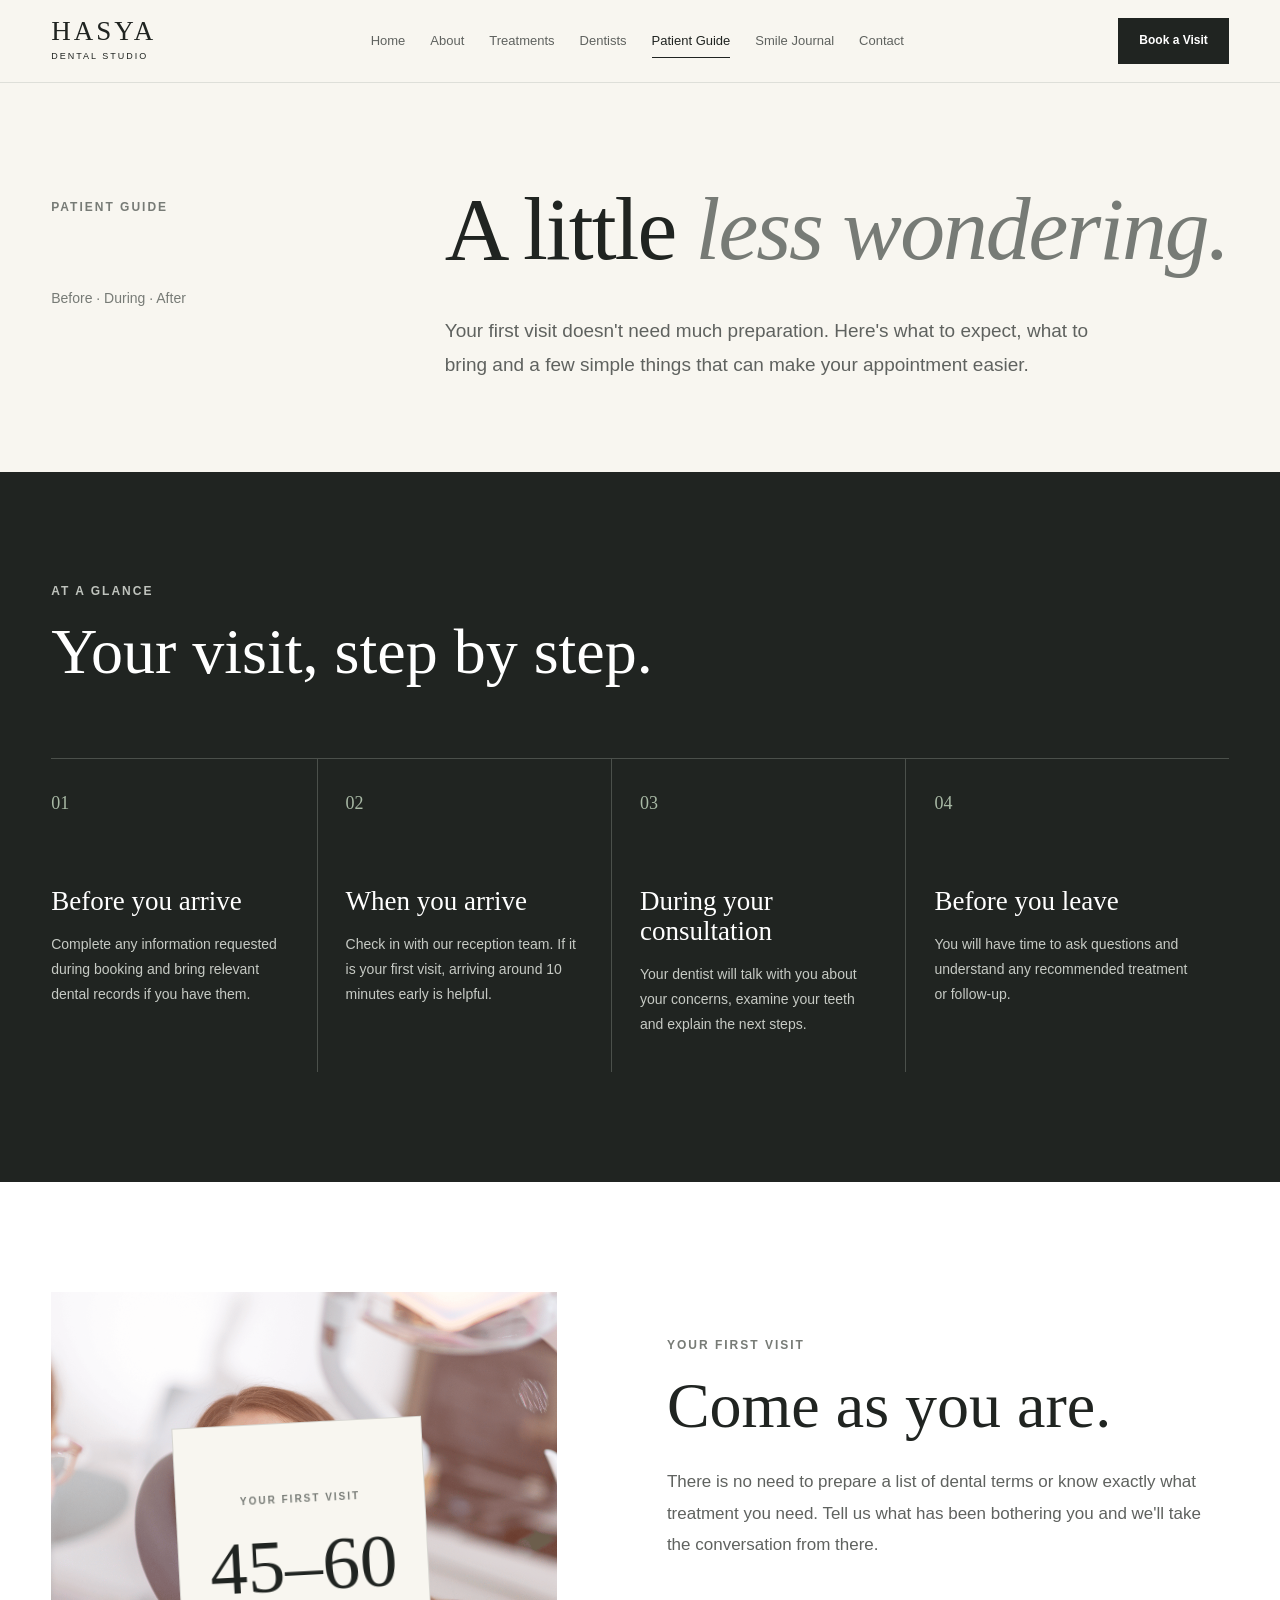
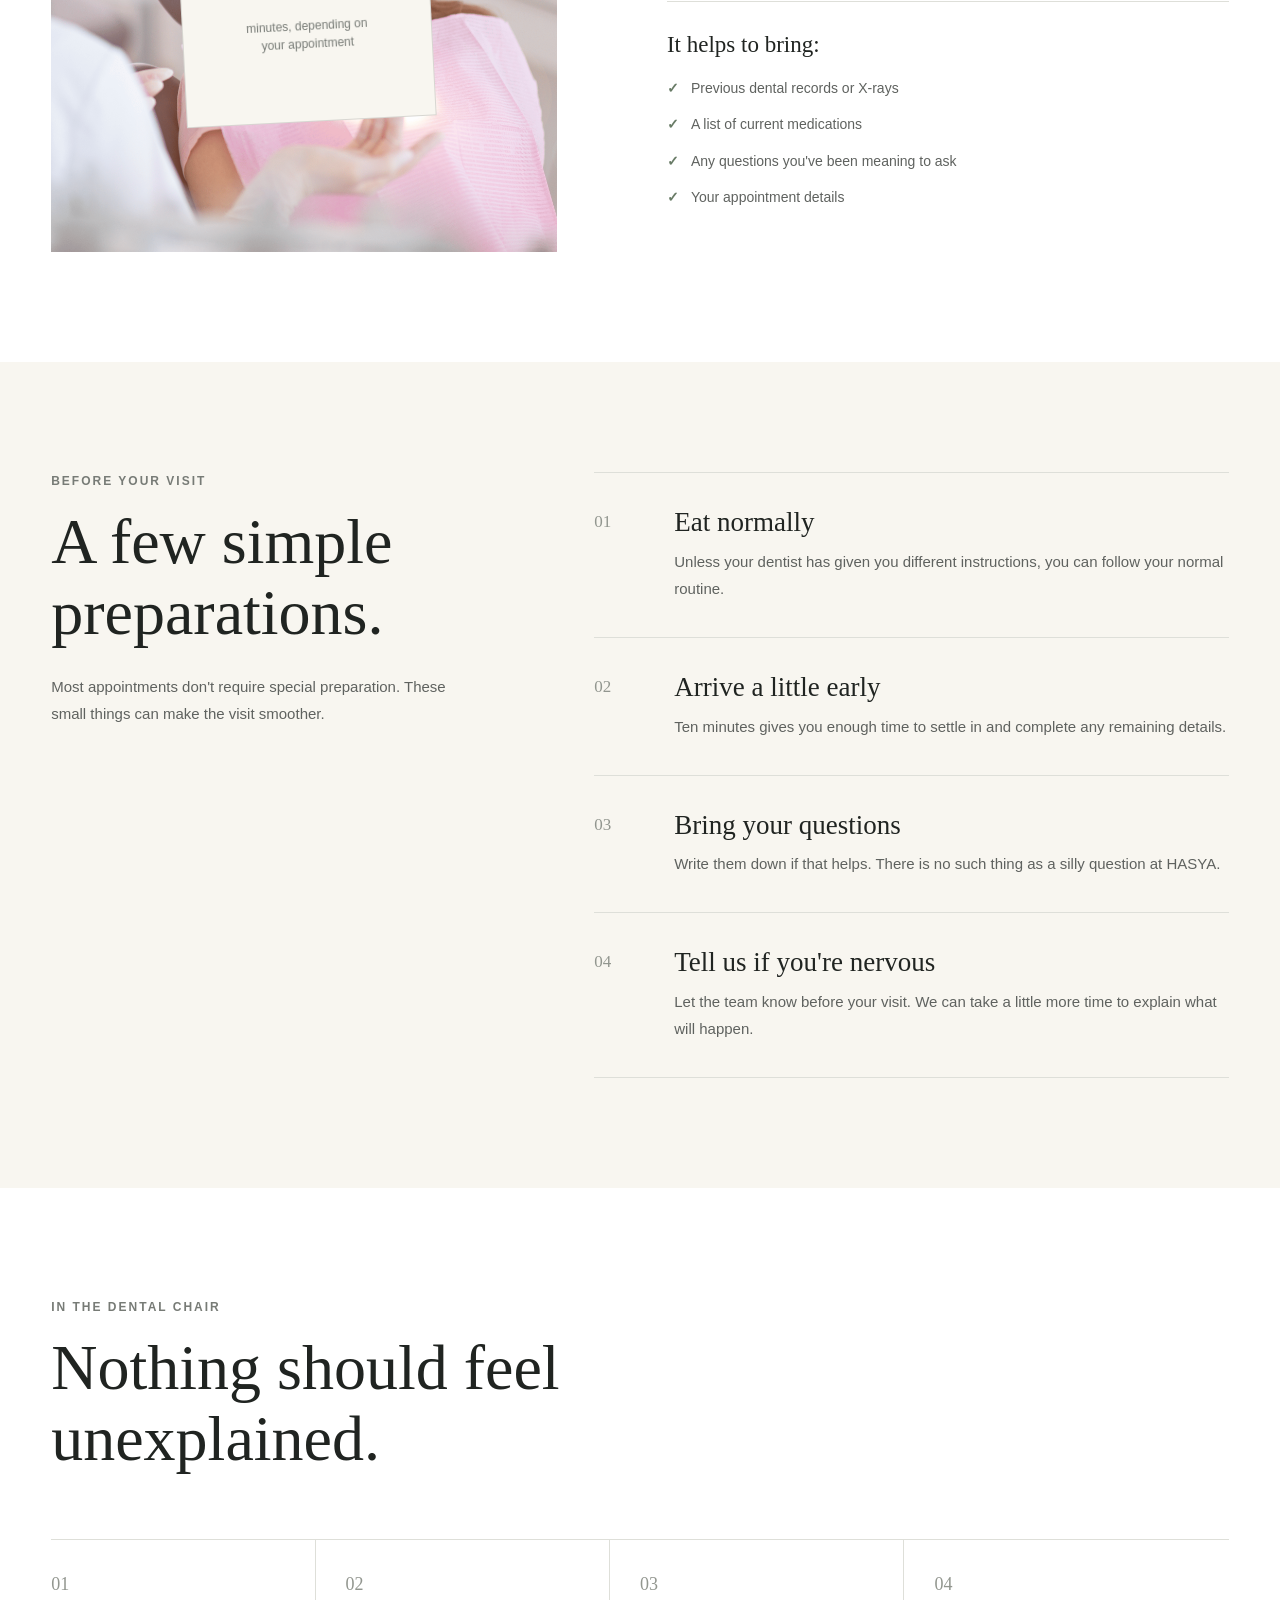
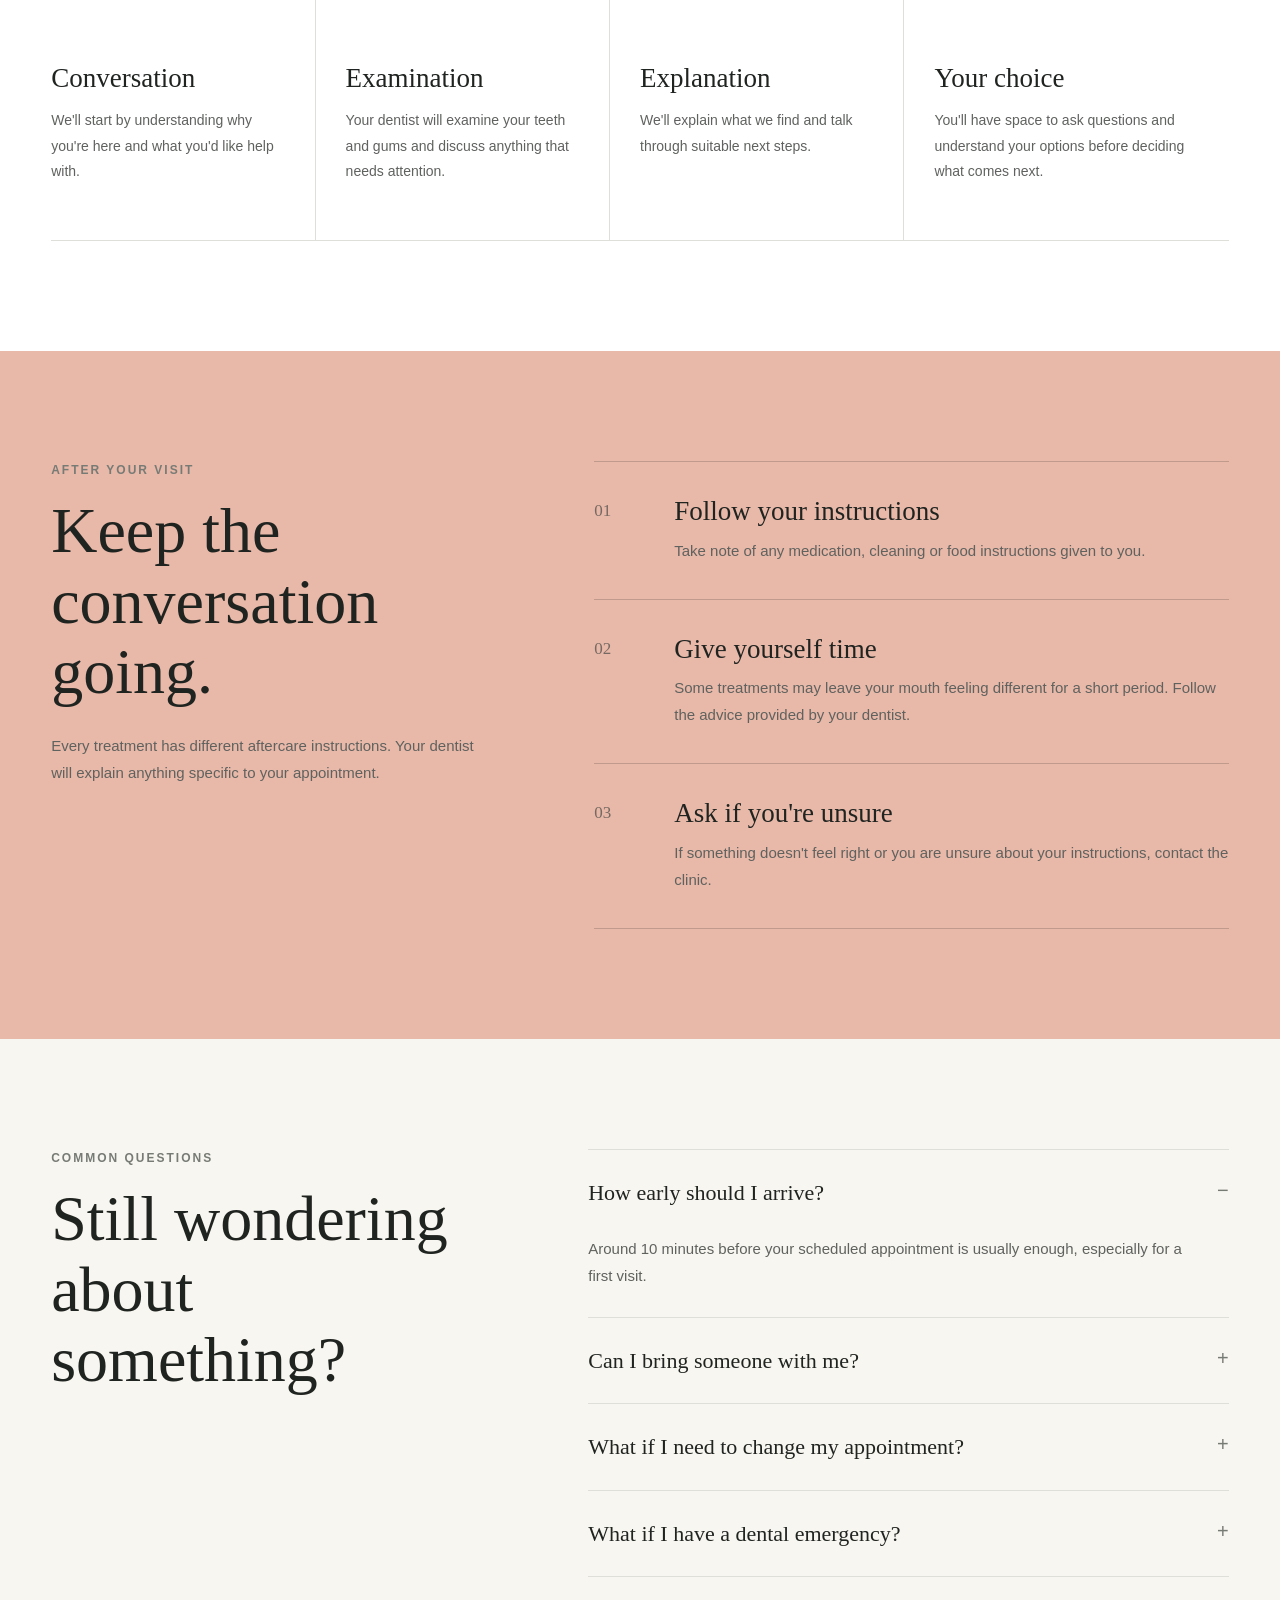
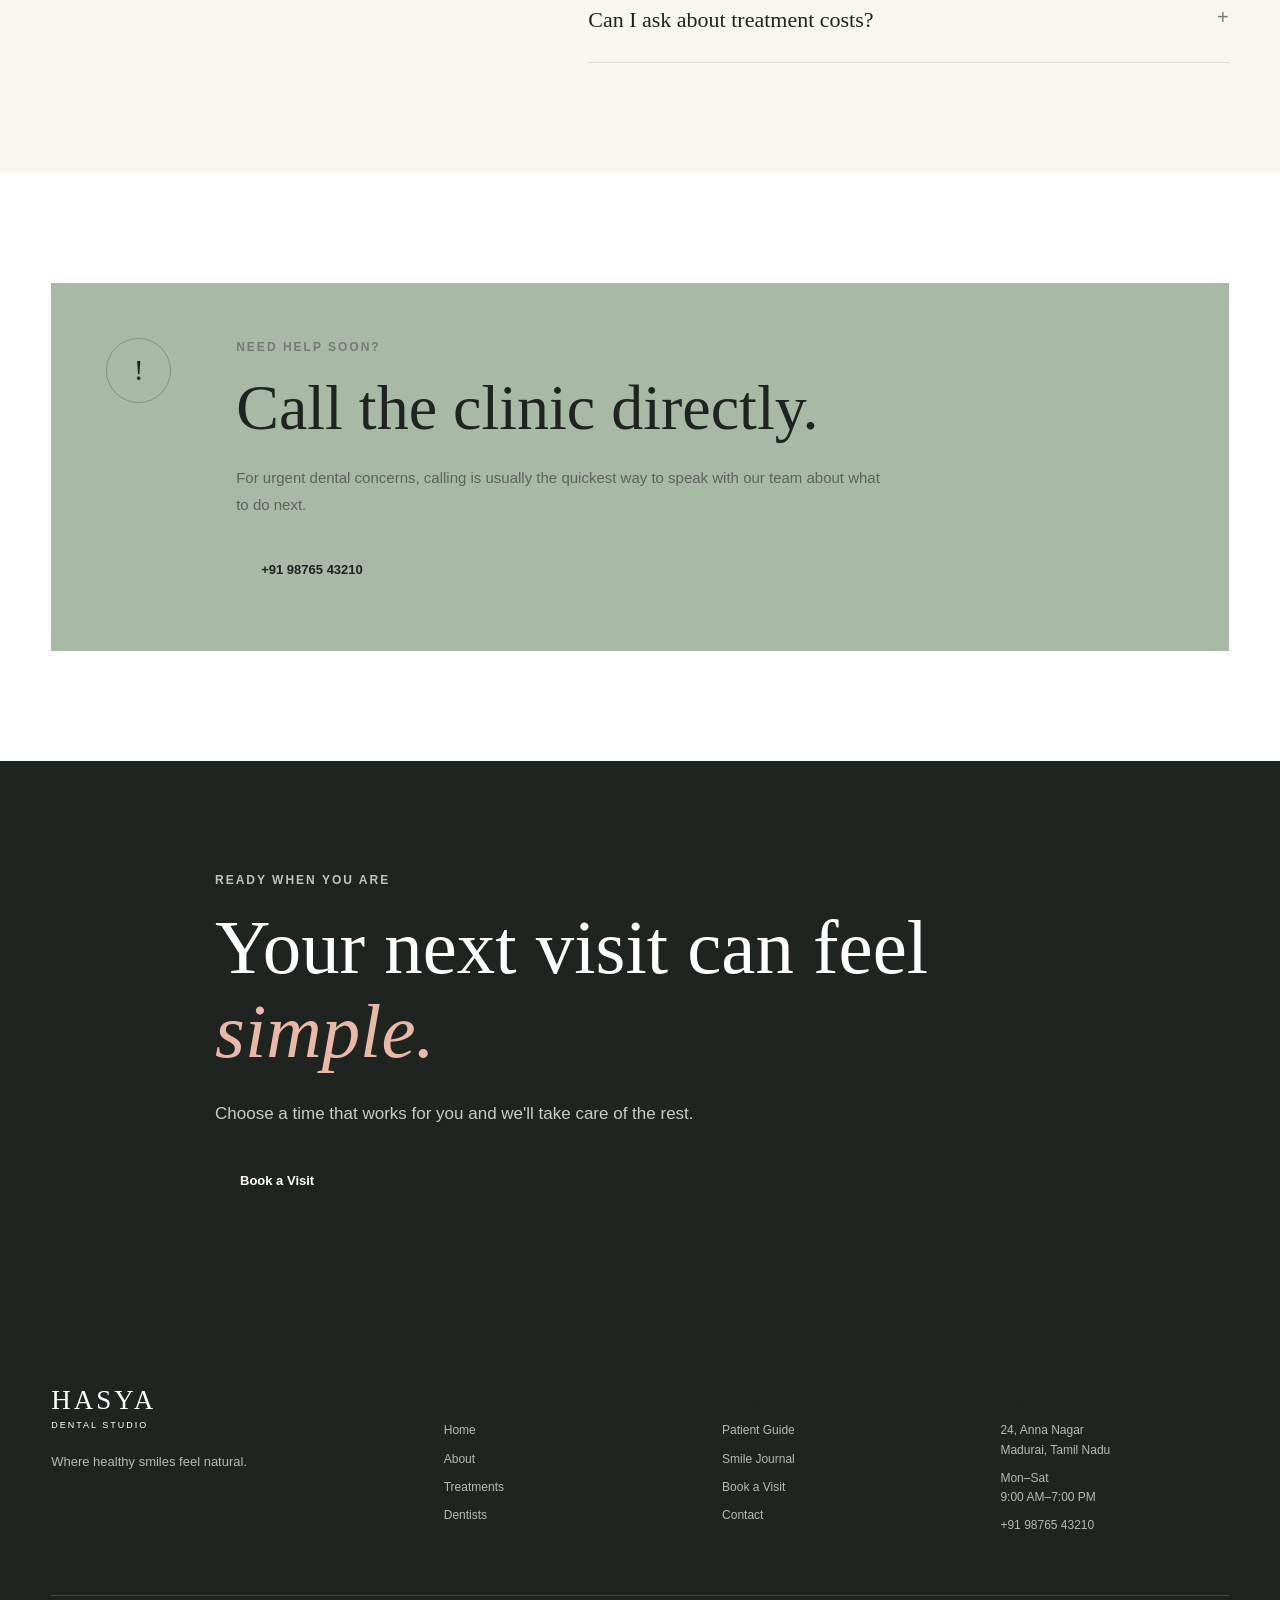
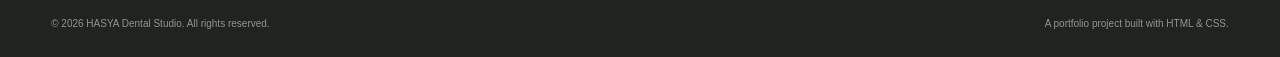
<file: pages/patient-guide.html>
<!DOCTYPE html>
<html lang="en">
<head>
    <meta charset="UTF-8">
    <meta name="viewport" content="width=device-width, initial-scale=1.0">

    <title>Patient Guide | HASYA Dental Studio</title>

    <link rel="stylesheet" href="../css/common.css">
    <link rel="stylesheet" href="../css/patient-guide.css">
</head>

<body>

    <!-- =========================
         HEADER / NAVIGATION
    ========================== -->
    <header class="site-header">

        <div class="container navigation">

            <a href="../index.html" class="brand">
                <span class="brand-name">HASYA</span>
                <span class="brand-subtitle">Dental Studio</span>
            </a>

            <nav class="main-nav" aria-label="Main Navigation">
                <a href="../index.html">Home</a>
                <a href="about.html">About</a>
                <a href="treatments.html">Treatments</a>
                <a href="dentists.html">Dentists</a>
                <a href="patient-guide.html" class="active">
                    Patient Guide
                </a>
                <a href="smile-journal.html">Smile Journal</a>
                <a href="contact.html">Contact</a>
            </nav>

            <a href="appointment.html" class="nav-button">
                Book a Visit
            </a>

        </div>

    </header>


    <main>

        <!-- =========================
             GUIDE INTRO
        ========================== -->
        <section class="guide-intro section">

            <div class="container guide-intro-grid">

                <div class="guide-intro-label">

                    <p class="eyebrow">
                        PATIENT GUIDE
                    </p>

                    <p class="guide-location">
                        Before · During · After
                    </p>

                </div>


                <div class="guide-intro-content">

                    <h1>
                        A little
                        <em>less wondering.</em>
                    </h1>

                    <p>
                        Your first visit doesn't need much preparation.
                        Here's what to expect, what to bring and a few
                        simple things that can make your appointment easier.
                    </p>

                </div>

            </div>

        </section>


        <!-- =========================
             QUICK GUIDE
        ========================== -->
        <section class="guide-overview section">

            <div class="container">

                <div class="guide-overview-heading">

                    <p class="eyebrow">
                        AT A GLANCE
                    </p>

                    <h2>
                        Your visit,
                        step by step.
                    </h2>

                </div>


                <div class="guide-timeline">

                    <article class="guide-timeline-item">

                        <span class="guide-step">
                            01
                        </span>

                        <div>
                            <h3>
                                Before you arrive
                            </h3>

                            <p>
                                Complete any information requested
                                during booking and bring relevant
                                dental records if you have them.
                            </p>
                        </div>

                    </article>


                    <article class="guide-timeline-item">

                        <span class="guide-step">
                            02
                        </span>

                        <div>
                            <h3>
                                When you arrive
                            </h3>

                            <p>
                                Check in with our reception team.
                                If it is your first visit, arriving
                                around 10 minutes early is helpful.
                            </p>
                        </div>

                    </article>


                    <article class="guide-timeline-item">

                        <span class="guide-step">
                            03
                        </span>

                        <div>
                            <h3>
                                During your consultation
                            </h3>

                            <p>
                                Your dentist will talk with you about
                                your concerns, examine your teeth and
                                explain the next steps.
                            </p>
                        </div>

                    </article>


                    <article class="guide-timeline-item">

                        <span class="guide-step">
                            04
                        </span>

                        <div>
                            <h3>
                                Before you leave
                            </h3>

                            <p>
                                You will have time to ask questions
                                and understand any recommended
                                treatment or follow-up.
                            </p>
                        </div>

                    </article>

                </div>

            </div>

        </section>


        <!-- =========================
             FIRST VISIT
        ========================== -->
        <section class="first-visit section">

            <div class="container first-visit-grid">

                <div class="first-visit-visual">

                    <img src="../images/dental_visit.png" alt="A comfortable dental visit at HASYA Dental Studio">

                    <div class="visit-card">

                        <span>
                            YOUR FIRST VISIT
                        </span>

                        <strong>
                            45–60
                        </strong>

                        <small>
                            minutes, depending
                            on your appointment
                        </small>

                    </div>

                </div>


                <div class="first-visit-content">

                    <p class="eyebrow">
                        YOUR FIRST VISIT
                    </p>

                    <h2>
                        Come as you are.
                    </h2>

                    <p class="guide-lead">
                        There is no need to prepare a list of dental
                        terms or know exactly what treatment you need.
                        Tell us what has been bothering you and we'll
                        take the conversation from there.
                    </p>


                    <div class="guide-checklist">

                        <h3>
                            It helps to bring:
                        </h3>

                        <ul>

                            <li>
                                <span>✓</span>
                                Previous dental records or X-rays
                            </li>

                            <li>
                                <span>✓</span>
                                A list of current medications
                            </li>

                            <li>
                                <span>✓</span>
                                Any questions you've been meaning to ask
                            </li>

                            <li>
                                <span>✓</span>
                                Your appointment details
                            </li>

                        </ul>

                    </div>

                </div>

            </div>

        </section>


        <!-- =========================
             BEFORE YOUR APPOINTMENT
        ========================== -->
        <section class="guide-prep section">

            <div class="container guide-prep-grid">

                <div class="guide-prep-heading">

                    <p class="eyebrow">
                        BEFORE YOUR VISIT
                    </p>

                    <h2>
                        A few simple
                        preparations.
                    </h2>

                    <p>
                        Most appointments don't require special
                        preparation. These small things can make
                        the visit smoother.
                    </p>

                </div>


                <div class="guide-prep-list">

                    <div class="prep-item">

                        <span>01</span>

                        <div>
                            <h3>
                                Eat normally
                            </h3>

                            <p>
                                Unless your dentist has given you
                                different instructions, you can
                                follow your normal routine.
                            </p>
                        </div>

                    </div>


                    <div class="prep-item">

                        <span>02</span>

                        <div>
                            <h3>
                                Arrive a little early
                            </h3>

                            <p>
                                Ten minutes gives you enough time
                                to settle in and complete any
                                remaining details.
                            </p>
                        </div>

                    </div>


                    <div class="prep-item">

                        <span>03</span>

                        <div>
                            <h3>
                                Bring your questions
                            </h3>

                            <p>
                                Write them down if that helps.
                                There is no such thing as a silly
                                question at HASYA.
                            </p>
                        </div>

                    </div>


                    <div class="prep-item">

                        <span>04</span>

                        <div>
                            <h3>
                                Tell us if you're nervous
                            </h3>

                            <p>
                                Let the team know before your visit.
                                We can take a little more time to
                                explain what will happen.
                            </p>
                        </div>

                    </div>

                </div>

            </div>

        </section>


        <!-- =========================
             WHAT HAPPENS IN THE ROOM
        ========================== -->
        <section class="guide-consultation section">

            <div class="container">

                <div class="consultation-heading">

                    <p class="eyebrow">
                        IN THE DENTAL CHAIR
                    </p>

                    <h2>
                        Nothing should
                        feel unexplained.
                    </h2>

                </div>


                <div class="consultation-grid">

                    <article class="consultation-card">

                        <span class="consultation-icon">
                            01
                        </span>

                        <h3>
                            Conversation
                        </h3>

                        <p>
                            We'll start by understanding why
                            you're here and what you'd like help with.
                        </p>

                    </article>


                    <article class="consultation-card">

                        <span class="consultation-icon">
                            02
                        </span>

                        <h3>
                            Examination
                        </h3>

                        <p>
                            Your dentist will examine your teeth
                            and gums and discuss anything that
                            needs attention.
                        </p>

                    </article>


                    <article class="consultation-card">

                        <span class="consultation-icon">
                            03
                        </span>

                        <h3>
                            Explanation
                        </h3>

                        <p>
                            We'll explain what we find and talk
                            through suitable next steps.
                        </p>

                    </article>


                    <article class="consultation-card">

                        <span class="consultation-icon">
                            04
                        </span>

                        <h3>
                            Your choice
                        </h3>

                        <p>
                            You'll have space to ask questions
                            and understand your options before
                            deciding what comes next.
                        </p>

                    </article>

                </div>

            </div>

        </section>


        <!-- =========================
             AFTERCARE
        ========================== -->
        <section class="guide-aftercare section">

            <div class="container guide-aftercare-grid">

                <div class="aftercare-intro">

                    <p class="eyebrow">
                        AFTER YOUR VISIT
                    </p>

                    <h2>
                        Keep the
                        conversation going.
                    </h2>

                    <p>
                        Every treatment has different aftercare
                        instructions. Your dentist will explain
                        anything specific to your appointment.
                    </p>

                </div>


                <div class="aftercare-list">

                    <div class="aftercare-item">

                        <span>
                            01
                        </span>

                        <div>
                            <h3>
                                Follow your instructions
                            </h3>

                            <p>
                                Take note of any medication,
                                cleaning or food instructions
                                given to you.
                            </p>
                        </div>

                    </div>


                    <div class="aftercare-item">

                        <span>
                            02
                        </span>

                        <div>
                            <h3>
                                Give yourself time
                            </h3>

                            <p>
                                Some treatments may leave your
                                mouth feeling different for a
                                short period. Follow the advice
                                provided by your dentist.
                            </p>
                        </div>

                    </div>


                    <div class="aftercare-item">

                        <span>
                            03
                        </span>

                        <div>
                            <h3>
                                Ask if you're unsure
                            </h3>

                            <p>
                                If something doesn't feel right
                                or you are unsure about your
                                instructions, contact the clinic.
                            </p>
                        </div>

                    </div>

                </div>

            </div>

        </section>


        <!-- =========================
             COMMON QUESTIONS
        ========================== -->
        <section class="guide-faq section">

            <div class="container guide-faq-grid">

                <div>

                    <p class="eyebrow">
                        COMMON QUESTIONS
                    </p>

                    <h2>
                        Still wondering
                        about something?
                    </h2>

                </div>


                <div class="guide-faq-list">

                    <details open>

                        <summary>
                            How early should I arrive?
                        </summary>

                        <p>
                            Around 10 minutes before your scheduled
                            appointment is usually enough, especially
                            for a first visit.
                        </p>

                    </details>


                    <details>

                        <summary>
                            Can I bring someone with me?
                        </summary>

                        <p>
                            Yes. If having someone with you makes
                            your visit more comfortable, let our
                            reception team know when you arrive.
                        </p>

                    </details>


                    <details>

                        <summary>
                            What if I need to change my appointment?
                        </summary>

                        <p>
                            Call the clinic as soon as possible.
                            We'll help you find another suitable
                            time.
                        </p>

                    </details>


                    <details>

                        <summary>
                            What if I have a dental emergency?
                        </summary>

                        <p>
                            Call the clinic and describe the
                            situation to our team. We will advise
                            you on the next available option.
                        </p>

                    </details>


                    <details>

                        <summary>
                            Can I ask about treatment costs?
                        </summary>

                        <p>
                            Yes. Your dentist can explain the
                            recommended treatment and associated
                            costs after assessing your individual
                            needs.
                        </p>

                    </details>

                </div>

            </div>

        </section>


        <!-- =========================
             EMERGENCY NOTE
        ========================== -->
        <section class="guide-important section">

            <div class="container">

                <div class="important-box">

                    <div class="important-mark">
                        !
                    </div>

                    <div>

                        <p class="eyebrow">
                            NEED HELP SOON?
                        </p>

                        <h2>
                            Call the clinic directly.
                        </h2>

                        <p>
                            For urgent dental concerns, calling
                            is usually the quickest way to speak
                            with our team about what to do next.
                        </p>

                        <a href="tel:+919876543210" class="button button-dark">
                            +91 98765 43210
                        </a>

                    </div>

                </div>

            </div>

        </section>


        <!-- =========================
             FINAL CTA
        ========================== -->
        <section class="guide-final section">

            <div class="container guide-final-content">

                <p class="eyebrow">
                    READY WHEN YOU ARE
                </p>

                <h2>
                    Your next visit
                    can feel <em>simple.</em>
                </h2>

                <p>
                    Choose a time that works for you and
                    we'll take care of the rest.
                </p>

                <a href="appointment.html" class="button button-light">
                    Book a Visit
                </a>

            </div>

        </section>

    </main>


    <!-- =========================
         FOOTER
    ========================== -->
    <footer class="site-footer">

        <div class="container footer-grid">

            <div class="footer-brand">

                <a href="../index.html" class="brand">

                    <span class="brand-name">
                        HASYA
                    </span>

                    <span class="brand-subtitle">
                        Dental Studio
                    </span>

                </a>

                <p>
                    Where healthy smiles feel natural.
                </p>

            </div>


            <div class="footer-column">

                <h4>Explore</h4>

                <a href="../index.html">Home</a>
                <a href="about.html">About</a>
                <a href="treatments.html">Treatments</a>
                <a href="dentists.html">Dentists</a>

            </div>


            <div class="footer-column">

                <h4>Patient</h4>

                <a href="patient-guide.html">Patient Guide</a>
                <a href="smile-journal.html">Smile Journal</a>
                <a href="appointment.html">Book a Visit</a>
                <a href="contact.html">Contact</a>

            </div>


            <div class="footer-column">

                <h4>Visit</h4>

                <p>
                    24, Anna Nagar<br>
                    Madurai, Tamil Nadu
                </p>

                <p>
                    Mon–Sat<br>
                    9:00 AM–7:00 PM
                </p>

                <a href="tel:+919876543210">
                    +91 98765 43210
                </a>

            </div>

        </div>


        <div class="container footer-bottom">

            <p>
                © 2026 HASYA Dental Studio. All rights reserved.
            </p>

            <p>
                A portfolio project built with HTML & CSS.
            </p>

        </div>

    </footer>

</body>
</html>
</file>
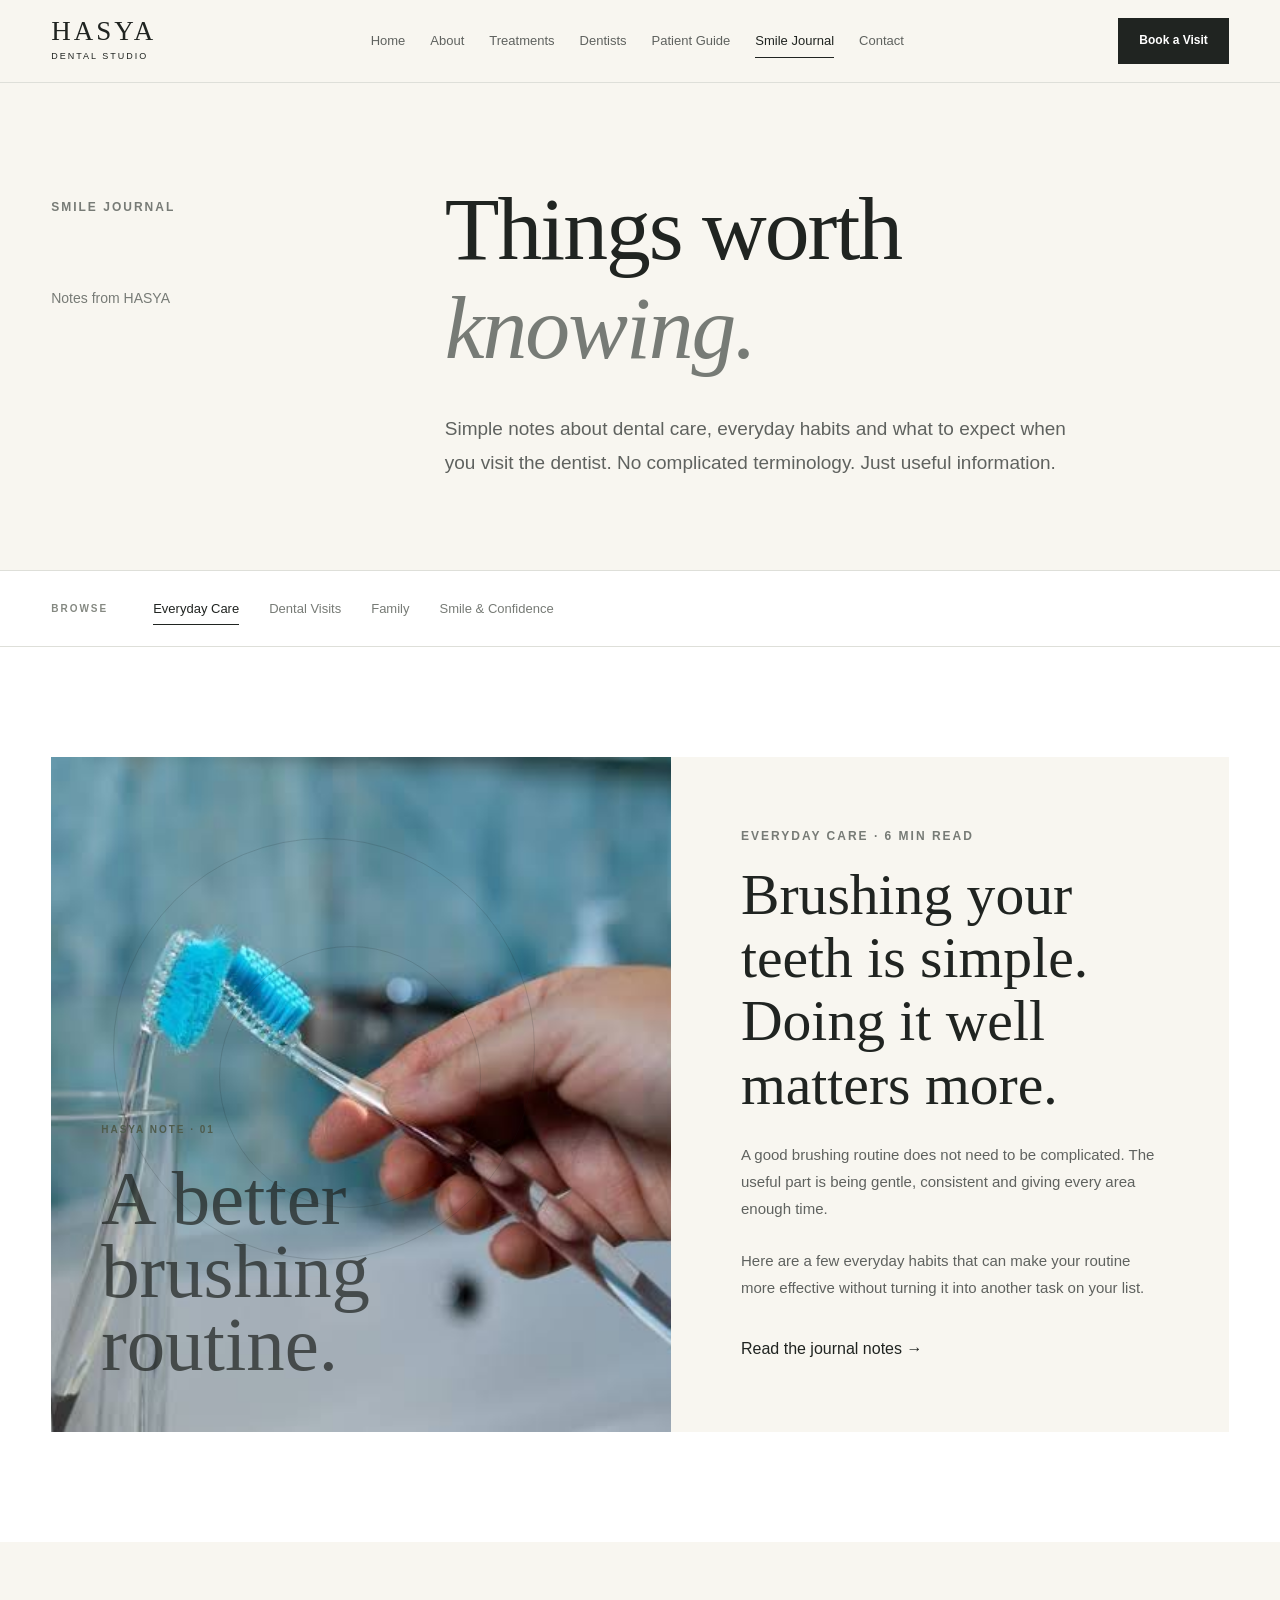
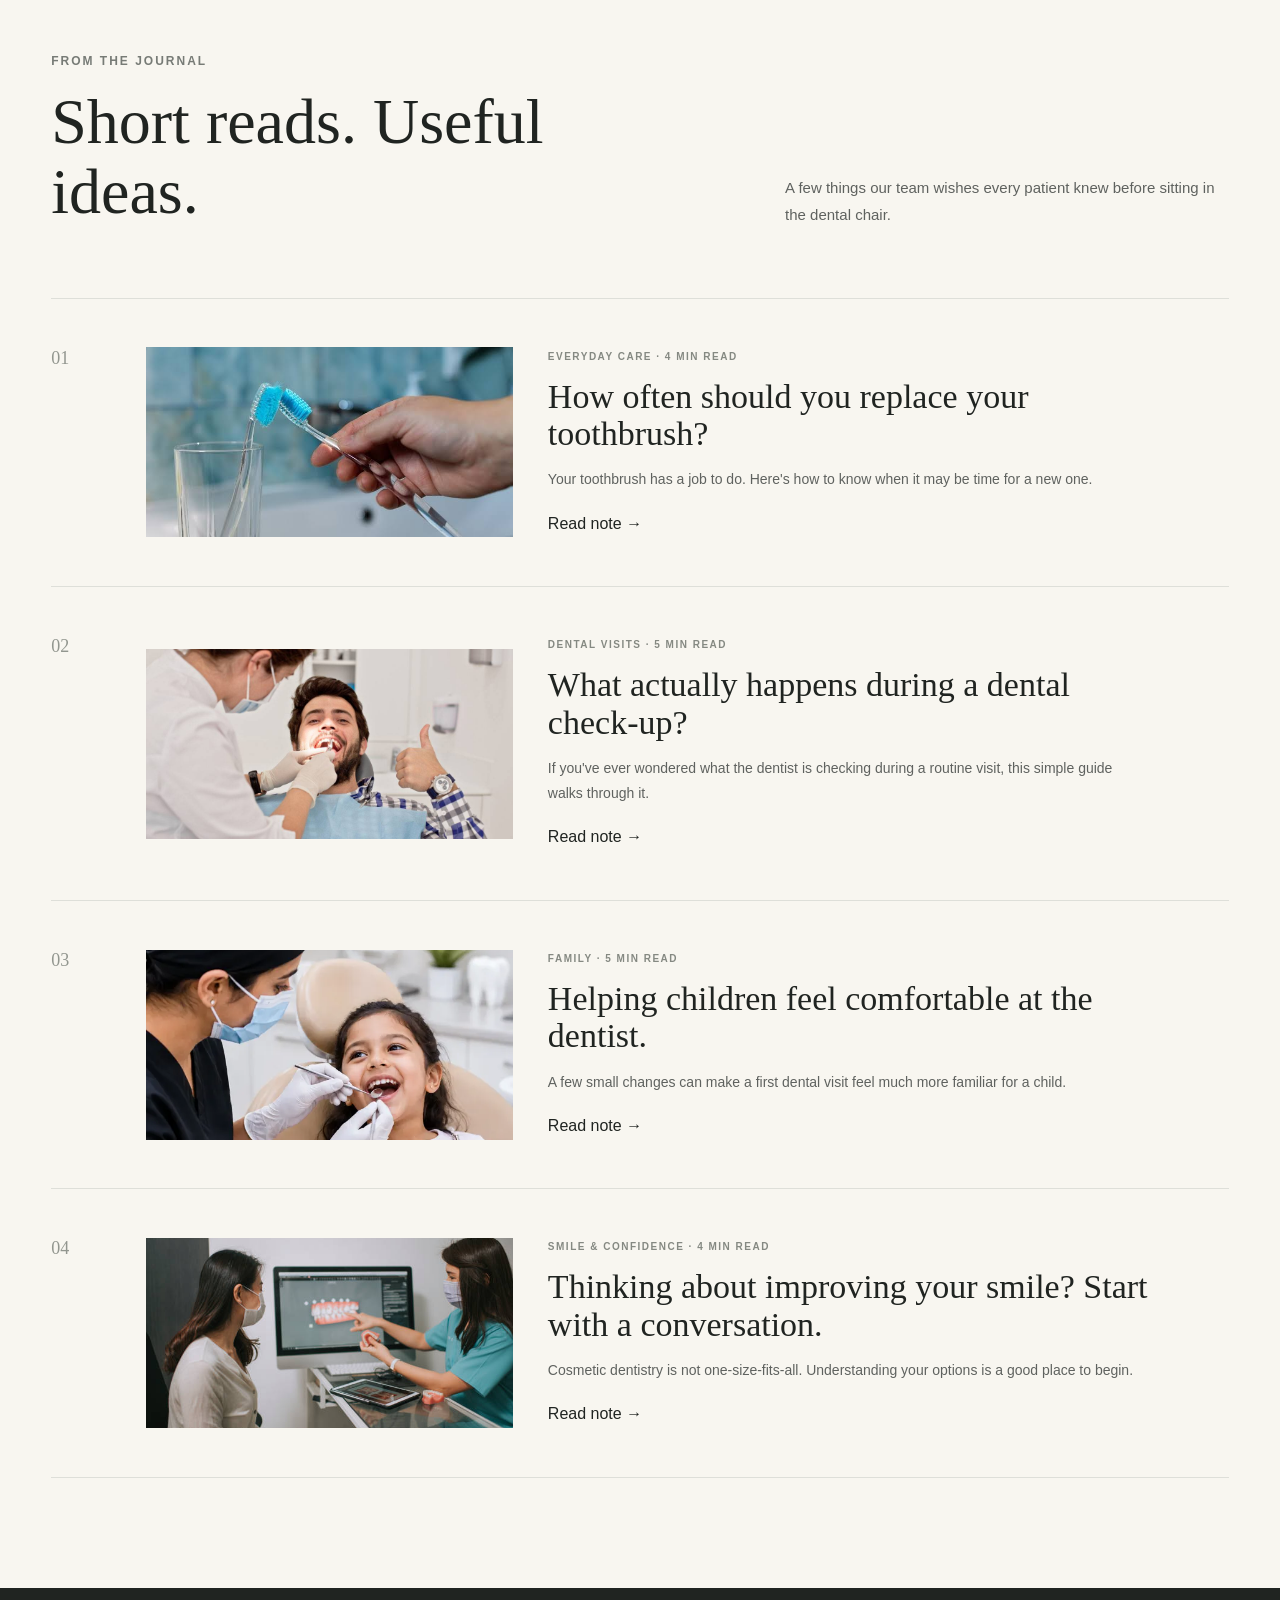
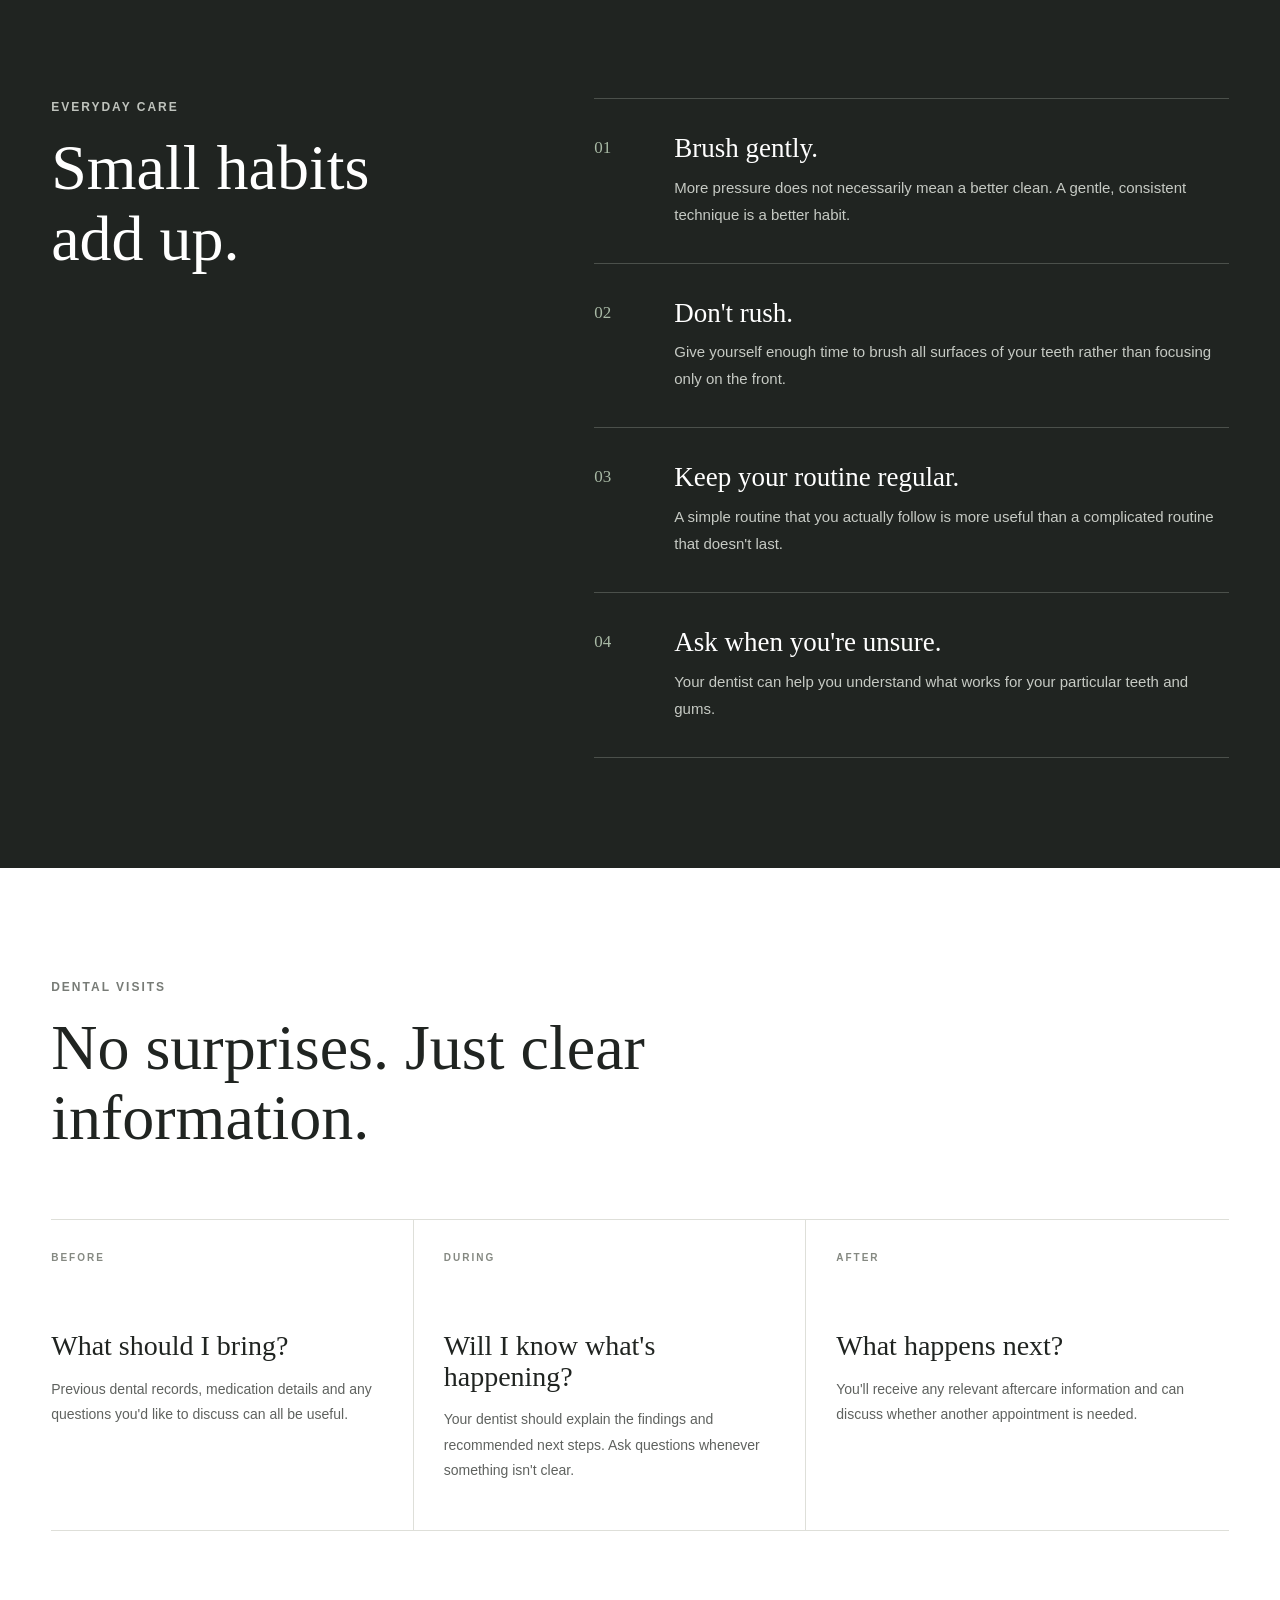
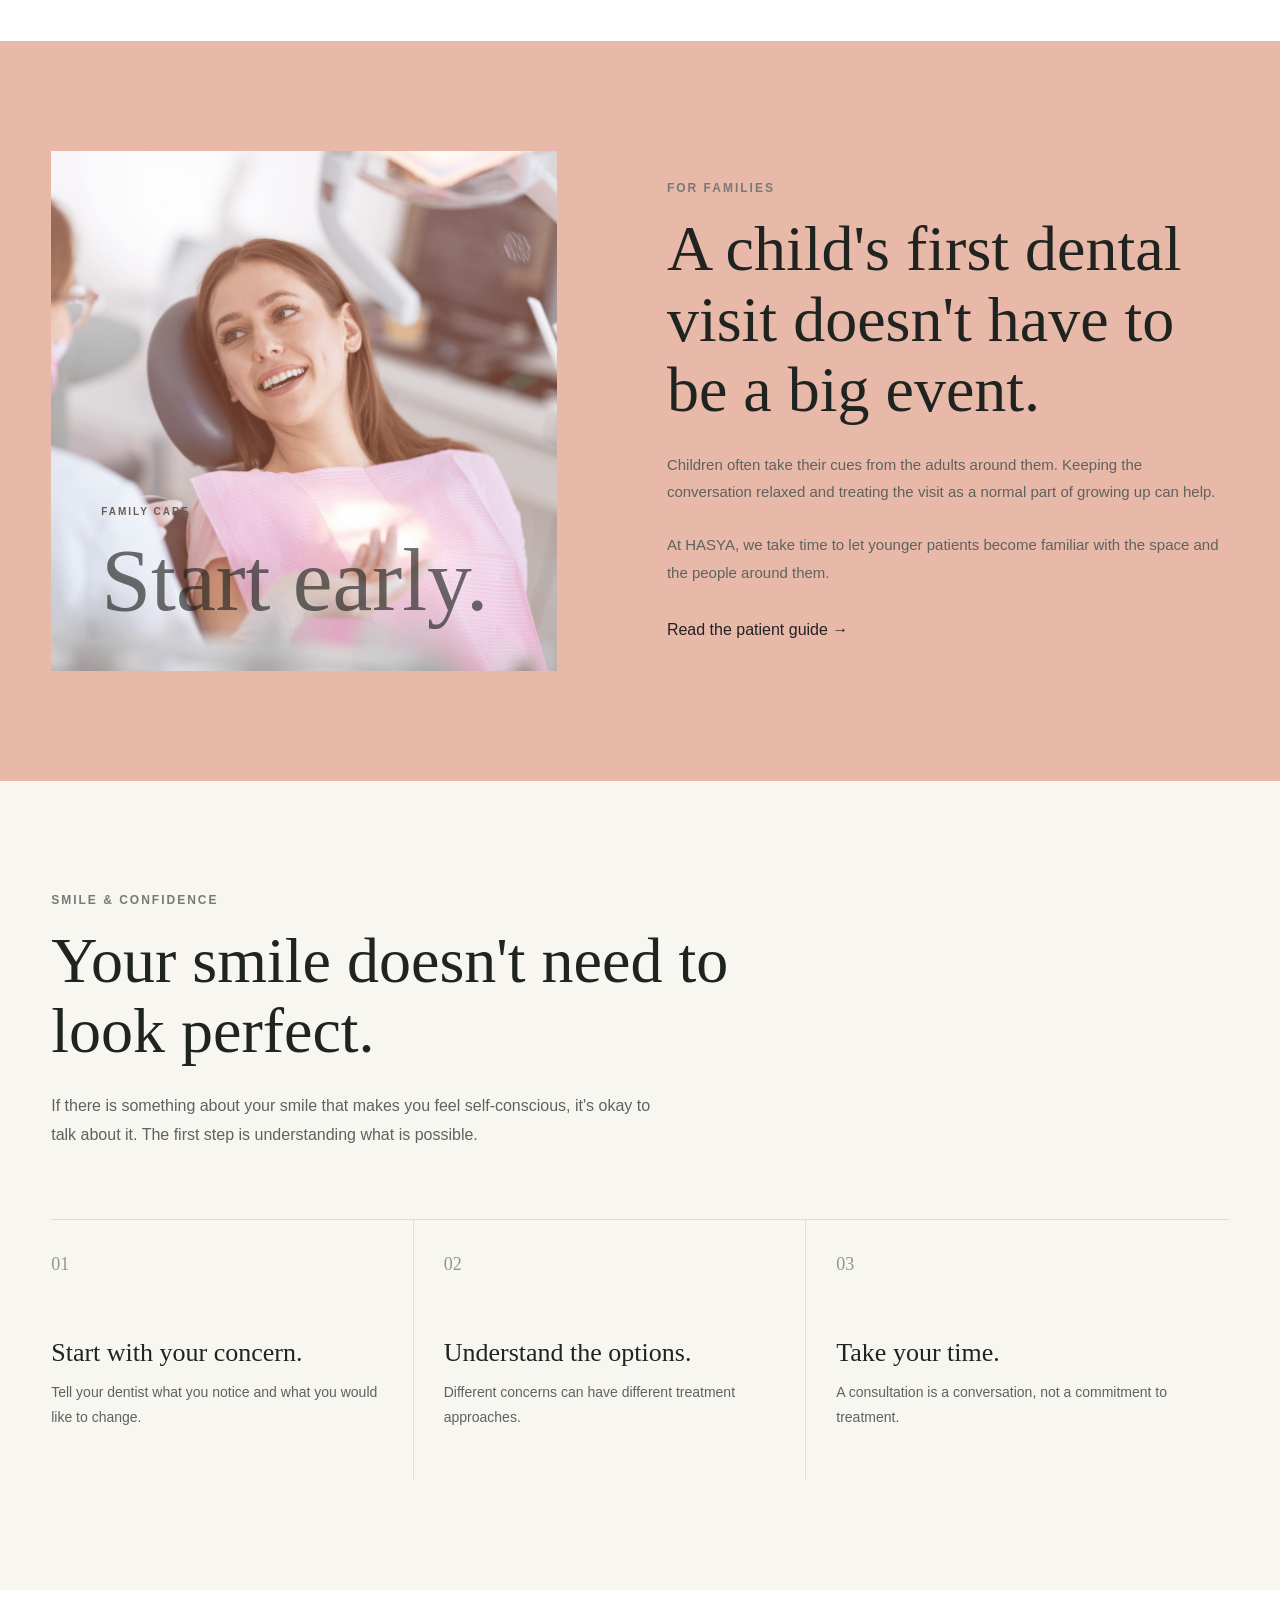
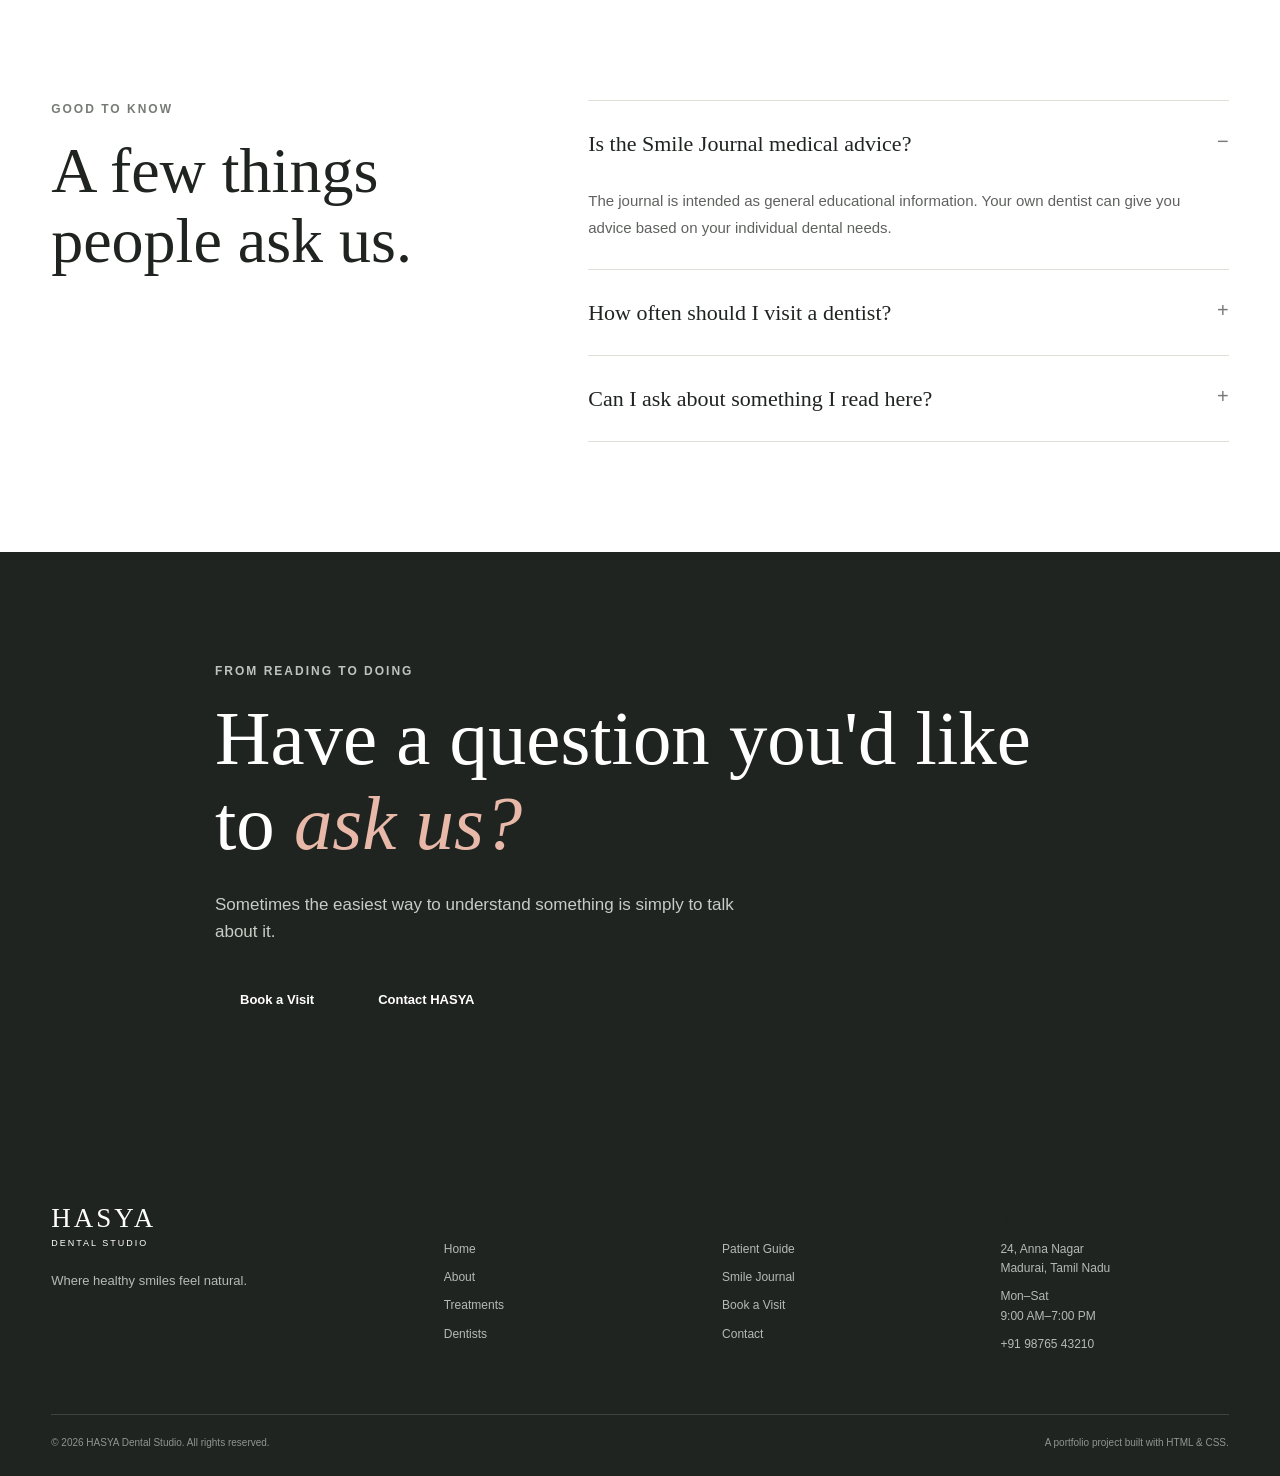
<file: pages/smile-journal.html>
<!DOCTYPE html>
<html lang="en">
<head>
    <meta charset="UTF-8">
    <meta name="viewport" content="width=device-width, initial-scale=1.0">

    <title>Smile Journal | HASYA Dental Studio</title>

    <link rel="stylesheet" href="../css/common.css">
    <link rel="stylesheet" href="../css/smile-journal.css">
</head>

<body>

    <!-- =========================
         HEADER / NAVIGATION
    ========================== -->
    <header class="site-header">

        <div class="container navigation">

            <a href="../index.html" class="brand">
                <span class="brand-name">HASYA</span>
                <span class="brand-subtitle">Dental Studio</span>
            </a>

            <nav class="main-nav" aria-label="Main Navigation">
                <a href="../index.html">Home</a>
                <a href="about.html">About</a>
                <a href="treatments.html">Treatments</a>
                <a href="dentists.html">Dentists</a>
                <a href="patient-guide.html">Patient Guide</a>
                <a href="smile-journal.html" class="active">
                    Smile Journal
                </a>
                <a href="contact.html">Contact</a>
            </nav>

            <a href="appointment.html" class="nav-button">
                Book a Visit
            </a>

        </div>

    </header>


    <main>

        <!-- =========================
             JOURNAL INTRO
        ========================== -->
        <section class="journal-intro section">

            <div class="container journal-intro-grid">

                <div class="journal-intro-label">

                    <p class="eyebrow">
                        SMILE JOURNAL
                    </p>

                    <p class="journal-location">
                        Notes from HASYA
                    </p>

                </div>


                <div class="journal-intro-content">

                    <h1>
                        Things worth
                        <em>knowing.</em>
                    </h1>

                    <p>
                        Simple notes about dental care, everyday habits
                        and what to expect when you visit the dentist.
                        No complicated terminology. Just useful information.
                    </p>

                </div>

            </div>

        </section>


        <!-- =========================
             JOURNAL CATEGORIES
        ========================== -->
        <section class="journal-categories">

            <div class="container journal-category-row">

                <span class="journal-category-label">
                    BROWSE
                </span>

                <a href="#everyday" class="journal-category active">
                    Everyday Care
                </a>

                <a href="#visits" class="journal-category">
                    Dental Visits
                </a>

                <a href="#families" class="journal-category">
                    Family
                </a>

                <a href="#smile" class="journal-category">
                    Smile & Confidence
                </a>

            </div>

        </section>


        <!-- =========================
             FEATURED ARTICLE
        ========================== -->
        <section class="journal-featured section" id="everyday">

            <div class="container">

                <article class="featured-article">

                    <div class="featured-visual">

                        <img src="../images/replace_toothbrush.jpg" alt="Toothbrush and everyday dental care">

                        <div class="featured-visual-content">

                            <span>
                                HASYA NOTE · 01
                            </span>

                            <strong>
                                A better
                                brushing
                                routine.
                            </strong>

                        </div>

                    </div>


                    <div class="featured-content">

                        <p class="eyebrow">
                            EVERYDAY CARE · 6 MIN READ
                        </p>

                        <h2>
                            Brushing your teeth
                            is simple. Doing it
                            well matters more.
                        </h2>

                        <p>
                            A good brushing routine does not need to be
                            complicated. The useful part is being gentle,
                            consistent and giving every area enough time.
                        </p>

                        <p>
                            Here are a few everyday habits that can make
                            your routine more effective without turning
                            it into another task on your list.
                        </p>

                        <a href="#article-list" class="text-link">
                            Read the journal notes →
                        </a>

                    </div>

                </article>

            </div>

        </section>


        <!-- =========================
             ARTICLE LIST
        ========================== -->
        <section class="journal-list section" id="article-list">

            <div class="container">

                <div class="journal-list-heading">

                    <div>
                        <p class="eyebrow">
                            FROM THE JOURNAL
                        </p>

                        <h2>
                            Short reads.
                            Useful ideas.
                        </h2>
                    </div>

                    <p>
                        A few things our team wishes every patient
                        knew before sitting in the dental chair.
                    </p>

                </div>


                <div class="journal-articles">

                    <!-- Article 01 -->
                    <article class="journal-article">

                        <div class="journal-article-number">
                            01
                        </div>

                        <div class="journal-article-visual journal-visual-one">
                            <img src="../images/replace_toothbrush.jpg" alt="Toothbrush for everyday dental care">
                            <!-- <span>
                                DAILY
                            </span> -->
                        </div>

                        <div class="journal-article-content">

                            <p class="article-meta">
                                EVERYDAY CARE · 4 MIN READ
                            </p>

                            <h3>
                                How often should
                                you replace your toothbrush?
                            </h3>

                            <p>
                                Your toothbrush has a job to do.
                                Here's how to know when it may be
                                time for a new one.
                            </p>

                            <a href="#everyday-care" class="text-link">
                                Read note →
                            </a>

                        </div>

                    </article>


                    <!-- Article 02 -->
                    <article class="journal-article">

                        <div class="journal-article-number">
                            02
                        </div>

                        <div class="journal-article-visual journal-visual-two">
                            <img src="../images/dental_checkup.jpg" alt="Dental check-up at HASYA Dental Studio">
                            <!-- <span>
                                VISIT
                            </span> -->
                        </div>

                        <div class="journal-article-content">

                            <p class="article-meta">
                                DENTAL VISITS · 5 MIN READ
                            </p>

                            <h3>
                                What actually happens
                                during a dental check-up?
                            </h3>

                            <p>
                                If you've ever wondered what the dentist
                                is checking during a routine visit, this
                                simple guide walks through it.
                            </p>

                            <a href="#visits" class="text-link">
                                Read note →
                            </a>

                        </div>

                    </article>


                    <!-- Article 03 -->
                    <article class="journal-article">

                        <div class="journal-article-number">
                            03
                        </div>

                        <div class="journal-article-visual journal-visual-three">
                            <img src="../images/children_checkup.webp" alt="Child visiting the dentist">
                            <!-- <span>
                                FAMILY
                            </span> -->
                        </div>

                        <div class="journal-article-content">

                            <p class="article-meta">
                                FAMILY · 5 MIN READ
                            </p>

                            <h3>
                                Helping children feel
                                comfortable at the dentist.
                            </h3>

                            <p>
                                A few small changes can make a first
                                dental visit feel much more familiar
                                for a child.
                            </p>

                            <a href="#families" class="text-link">
                                Read note →
                            </a>

                        </div>

                    </article>


                    <!-- Article 04 -->
                    <article class="journal-article">

                        <div class="journal-article-number">
                            04
                        </div>

                        <div class="journal-article-visual journal-visual-four">
                            <img src="../images/conversation.jpg" alt="A relaxed conversation about smile care">
                            <!-- <span>
                                SMILE
                            </span> -->
                        </div>

                        <div class="journal-article-content">

                            <p class="article-meta">
                                SMILE & CONFIDENCE · 4 MIN READ
                            </p>

                            <h3>
                                Thinking about improving
                                your smile? Start with a conversation.
                            </h3>

                            <p>
                                Cosmetic dentistry is not one-size-fits-all.
                                Understanding your options is a good place
                                to begin.
                            </p>

                            <a href="#smile" class="text-link">
                                Read note →
                            </a>

                        </div>

                    </article>

                </div>

            </div>

        </section>


        <!-- =========================
             EVERYDAY CARE FEATURE
        ========================== -->
        <section class="journal-everyday section" id="everyday-care">

            <div class="container journal-everyday-grid">

                <div class="everyday-heading">

                    <p class="eyebrow">
                        EVERYDAY CARE
                    </p>

                    <h2>
                        Small habits
                        add up.
                    </h2>

                </div>


                <div class="everyday-content">

                    <div class="everyday-item">

                        <span>
                            01
                        </span>

                        <div>
                            <h3>
                                Brush gently.
                            </h3>

                            <p>
                                More pressure does not necessarily
                                mean a better clean. A gentle,
                                consistent technique is a better habit.
                            </p>
                        </div>

                    </div>


                    <div class="everyday-item">

                        <span>
                            02
                        </span>

                        <div>
                            <h3>
                                Don't rush.
                            </h3>

                            <p>
                                Give yourself enough time to brush
                                all surfaces of your teeth rather
                                than focusing only on the front.
                            </p>
                        </div>

                    </div>


                    <div class="everyday-item">

                        <span>
                            03
                        </span>

                        <div>
                            <h3>
                                Keep your routine regular.
                            </h3>

                            <p>
                                A simple routine that you actually
                                follow is more useful than a complicated
                                routine that doesn't last.
                            </p>
                        </div>

                    </div>


                    <div class="everyday-item">

                        <span>
                            04
                        </span>

                        <div>
                            <h3>
                                Ask when you're unsure.
                            </h3>

                            <p>
                                Your dentist can help you understand
                                what works for your particular teeth
                                and gums.
                            </p>
                        </div>

                    </div>

                </div>

            </div>

        </section>


        <!-- =========================
             VISIT NOTES
        ========================== -->
        <section class="journal-visits section" id="visits">

            <div class="container">

                <div class="visit-notes-heading">

                    <p class="eyebrow">
                        DENTAL VISITS
                    </p>

                    <h2>
                        No surprises.
                        Just clear information.
                    </h2>

                </div>


                <div class="visit-notes-grid">

                    <article class="visit-note-card">

                        <span>
                            BEFORE
                        </span>

                        <h3>
                            What should I bring?
                        </h3>

                        <p>
                            Previous dental records, medication
                            details and any questions you'd like
                            to discuss can all be useful.
                        </p>

                    </article>


                    <article class="visit-note-card">

                        <span>
                            DURING
                        </span>

                        <h3>
                            Will I know what's happening?
                        </h3>

                        <p>
                            Your dentist should explain the findings
                            and recommended next steps. Ask questions
                            whenever something isn't clear.
                        </p>

                    </article>


                    <article class="visit-note-card">

                        <span>
                            AFTER
                        </span>

                        <h3>
                            What happens next?
                        </h3>

                        <p>
                            You'll receive any relevant aftercare
                            information and can discuss whether
                            another appointment is needed.
                        </p>

                    </article>

                </div>

            </div>

        </section>


        <!-- =========================
             FAMILY SECTION
        ========================== -->
        <section class="journal-family section" id="families">

            <div class="container journal-family-grid">

                <div class="family-visual">

                    <img src="../images/dental_visit.png" alt="A welcoming family dental visit">

                    <div class="family-visual-text">
                        <span>
                            FAMILY CARE
                        </span>

                        <strong>
                            Start
                            early.
                        </strong>
                    </div>

                </div>


                <div class="family-content">

                    <p class="eyebrow">
                        FOR FAMILIES
                    </p>

                    <h2>
                        A child's first
                        dental visit
                        doesn't have
                        to be a big event.
                    </h2>

                    <p>
                        Children often take their cues from the adults
                        around them. Keeping the conversation relaxed
                        and treating the visit as a normal part of
                        growing up can help.
                    </p>

                    <p>
                        At HASYA, we take time to let younger patients
                        become familiar with the space and the people
                        around them.
                    </p>

                    <a href="patient-guide.html" class="text-link">
                        Read the patient guide →
                    </a>

                </div>

            </div>

        </section>


        <!-- =========================
             SMILE & CONFIDENCE
        ========================== -->
        <section class="journal-confidence section" id="smile">

            <div class="container">

                <div class="confidence-heading">

                    <p class="eyebrow">
                        SMILE & CONFIDENCE
                    </p>

                    <h2>
                        Your smile doesn't
                        need to look perfect.
                    </h2>

                    <p>
                        If there is something about your smile that
                        makes you feel self-conscious, it's okay to
                        talk about it. The first step is understanding
                        what is possible.
                    </p>

                </div>


                <div class="confidence-points">

                    <div>
                        <span>01</span>

                        <h3>
                            Start with your concern.
                        </h3>

                        <p>
                            Tell your dentist what you notice and
                            what you would like to change.
                        </p>
                    </div>


                    <div>
                        <span>02</span>

                        <h3>
                            Understand the options.
                        </h3>

                        <p>
                            Different concerns can have different
                            treatment approaches.
                        </p>
                    </div>


                    <div>
                        <span>03</span>

                        <h3>
                            Take your time.
                        </h3>

                        <p>
                            A consultation is a conversation,
                            not a commitment to treatment.
                        </p>
                    </div>

                </div>

            </div>

        </section>


        <!-- =========================
             JOURNAL FAQ
        ========================== -->
        <section class="journal-faq section">

            <div class="container journal-faq-grid">

                <div>

                    <p class="eyebrow">
                        GOOD TO KNOW
                    </p>

                    <h2>
                        A few things
                        people ask us.
                    </h2>

                </div>


                <div class="journal-faq-list">

                    <details open>

                        <summary>
                            Is the Smile Journal medical advice?
                        </summary>

                        <p>
                            The journal is intended as general
                            educational information. Your own dentist
                            can give you advice based on your individual
                            dental needs.
                        </p>

                    </details>


                    <details>

                        <summary>
                            How often should I visit a dentist?
                        </summary>

                        <p>
                            The appropriate schedule can vary between
                            people. Your dentist can recommend a visit
                            frequency based on your oral health and
                            individual needs.
                        </p>

                    </details>


                    <details>

                        <summary>
                            Can I ask about something I read here?
                        </summary>

                        <p>
                            Of course. Bring your questions to your
                            appointment and our team can discuss how
                            the information relates to you.
                        </p>

                    </details>

                </div>

            </div>

        </section>


        <!-- =========================
             FINAL CTA
        ========================== -->
        <section class="journal-final section">

            <div class="container journal-final-content">

                <p class="eyebrow">
                    FROM READING TO DOING
                </p>

                <h2>
                    Have a question
                    you'd like to <em>ask us?</em>
                </h2>

                <p>
                    Sometimes the easiest way to understand
                    something is simply to talk about it.
                </p>

                <div class="journal-final-actions">

                    <a href="appointment.html" class="button button-light">
                        Book a Visit
                    </a>

                    <a href="contact.html" class="button button-outline-light">
                        Contact HASYA
                    </a>

                </div>

            </div>

        </section>

    </main>


    <!-- =========================
         FOOTER
    ========================== -->
    <footer class="site-footer">

        <div class="container footer-grid">

            <div class="footer-brand">

                <a href="../index.html" class="brand">

                    <span class="brand-name">
                        HASYA
                    </span>

                    <span class="brand-subtitle">
                        Dental Studio
                    </span>

                </a>

                <p>
                    Where healthy smiles feel natural.
                </p>

            </div>


            <div class="footer-column">

                <h4>Explore</h4>

                <a href="../index.html">Home</a>
                <a href="about.html">About</a>
                <a href="treatments.html">Treatments</a>
                <a href="dentists.html">Dentists</a>

            </div>


            <div class="footer-column">

                <h4>Patient</h4>

                <a href="patient-guide.html">Patient Guide</a>
                <a href="smile-journal.html">Smile Journal</a>
                <a href="appointment.html">Book a Visit</a>
                <a href="contact.html">Contact</a>

            </div>


            <div class="footer-column">

                <h4>Visit</h4>

                <p>
                    24, Anna Nagar<br>
                    Madurai, Tamil Nadu
                </p>

                <p>
                    Mon–Sat<br>
                    9:00 AM–7:00 PM
                </p>

                <a href="tel:+919876543210">
                    +91 98765 43210
                </a>

            </div>

        </div>


        <div class="container footer-bottom">

            <p>
                © 2026 HASYA Dental Studio. All rights reserved.
            </p>

            <p>
                A portfolio project built with HTML & CSS.
            </p>

        </div>

    </footer>

</body>
</html>
</file>
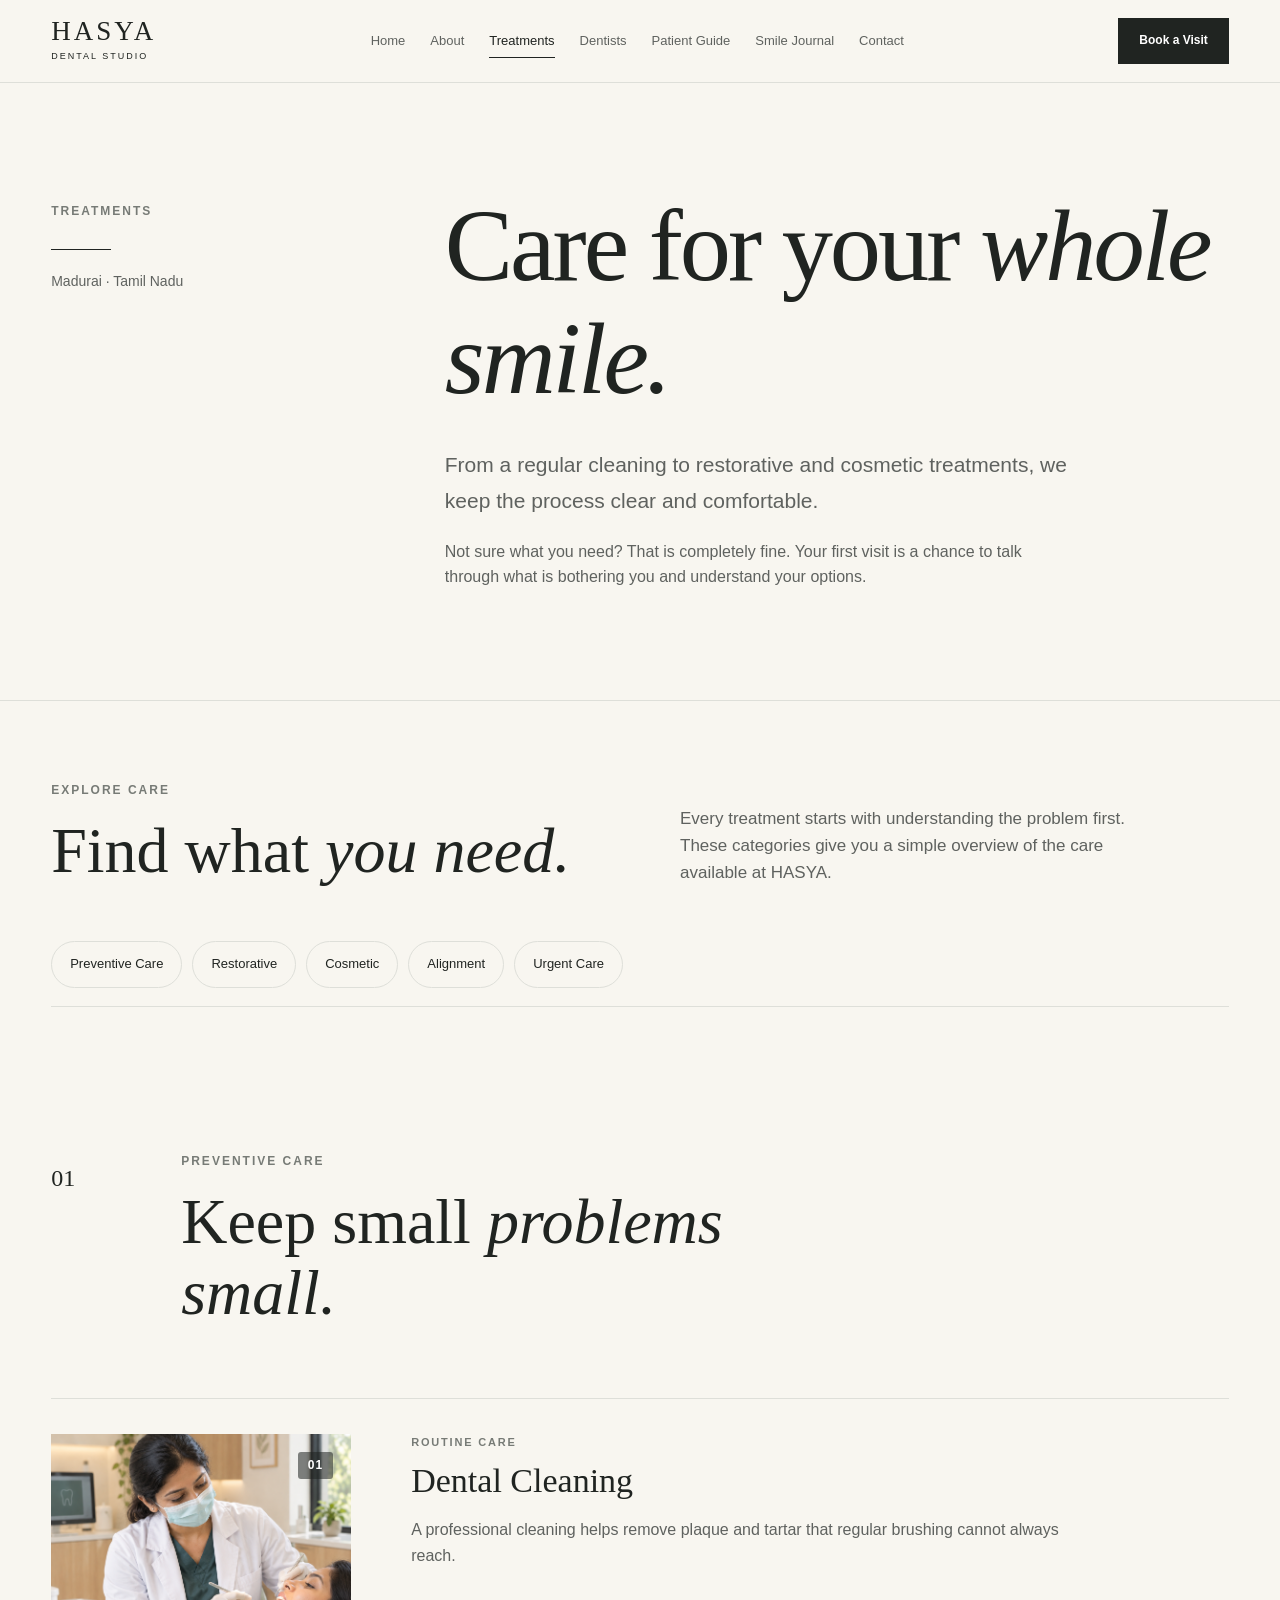
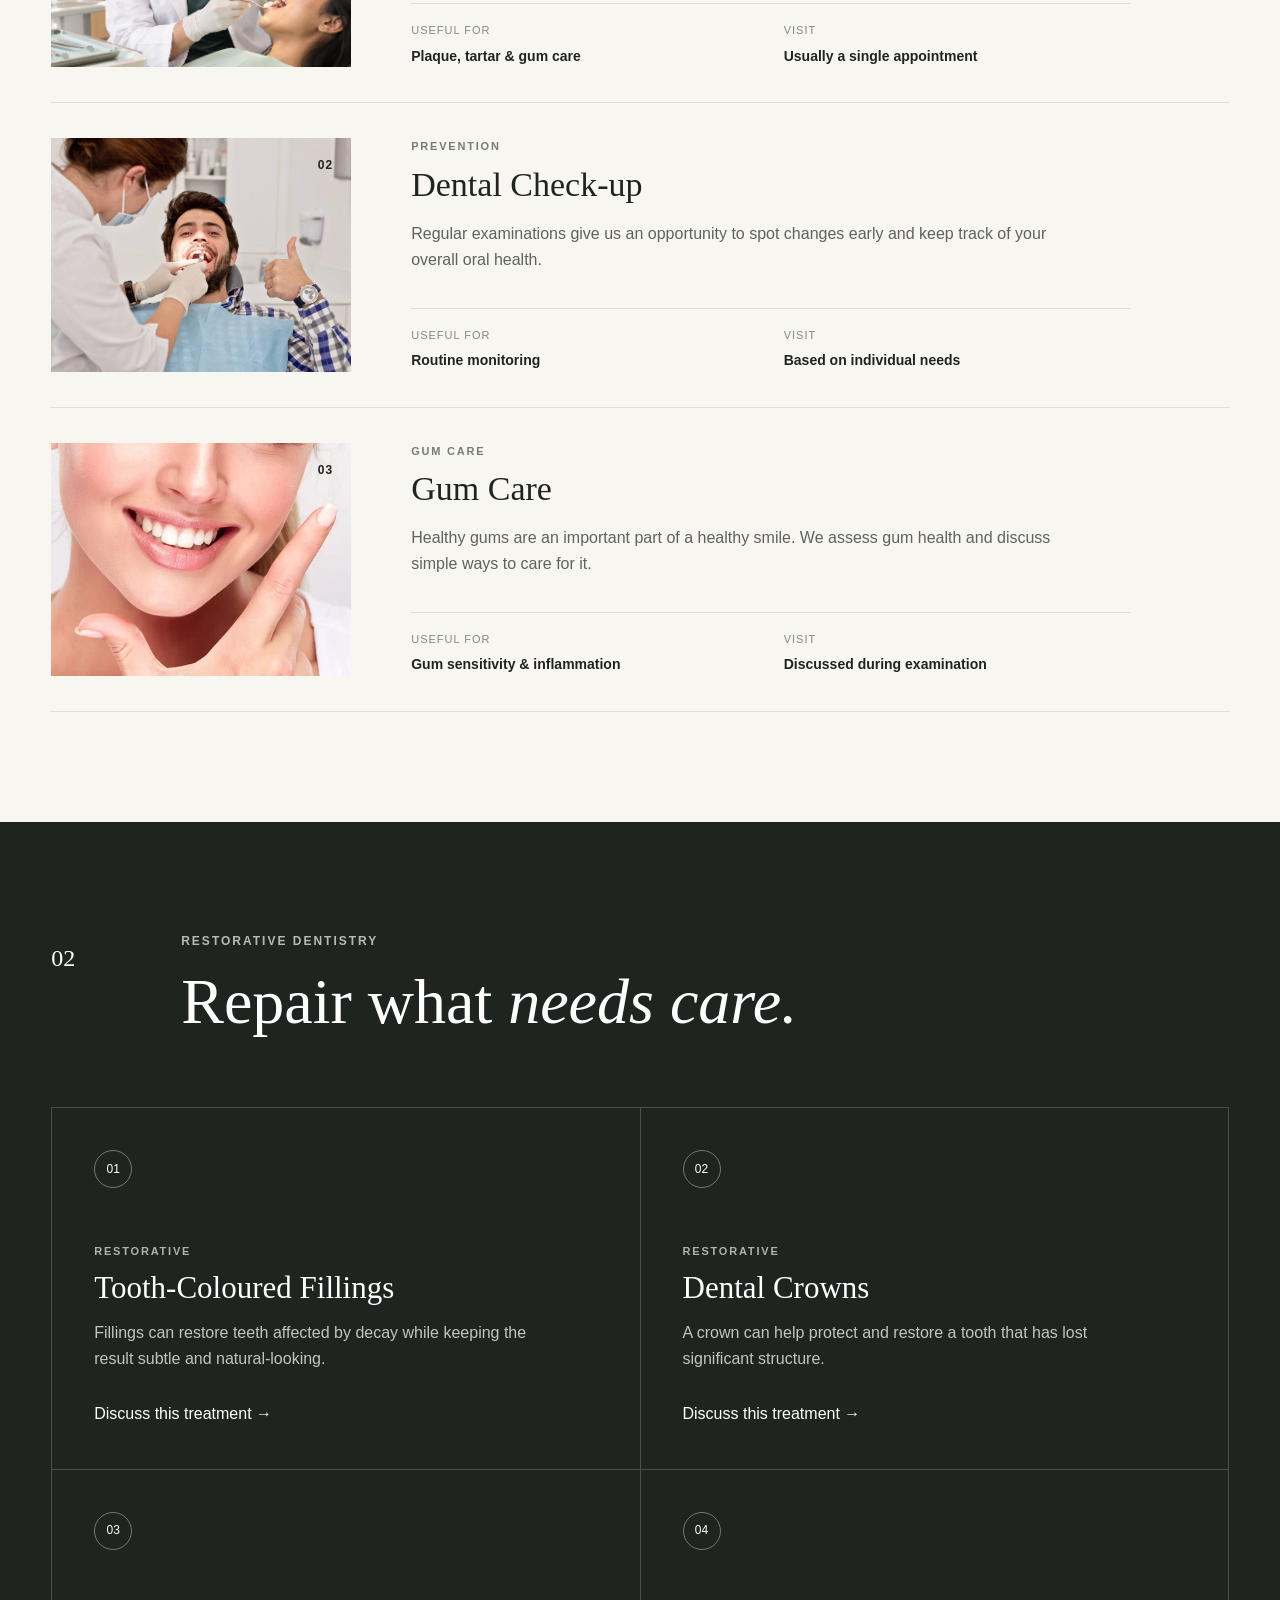
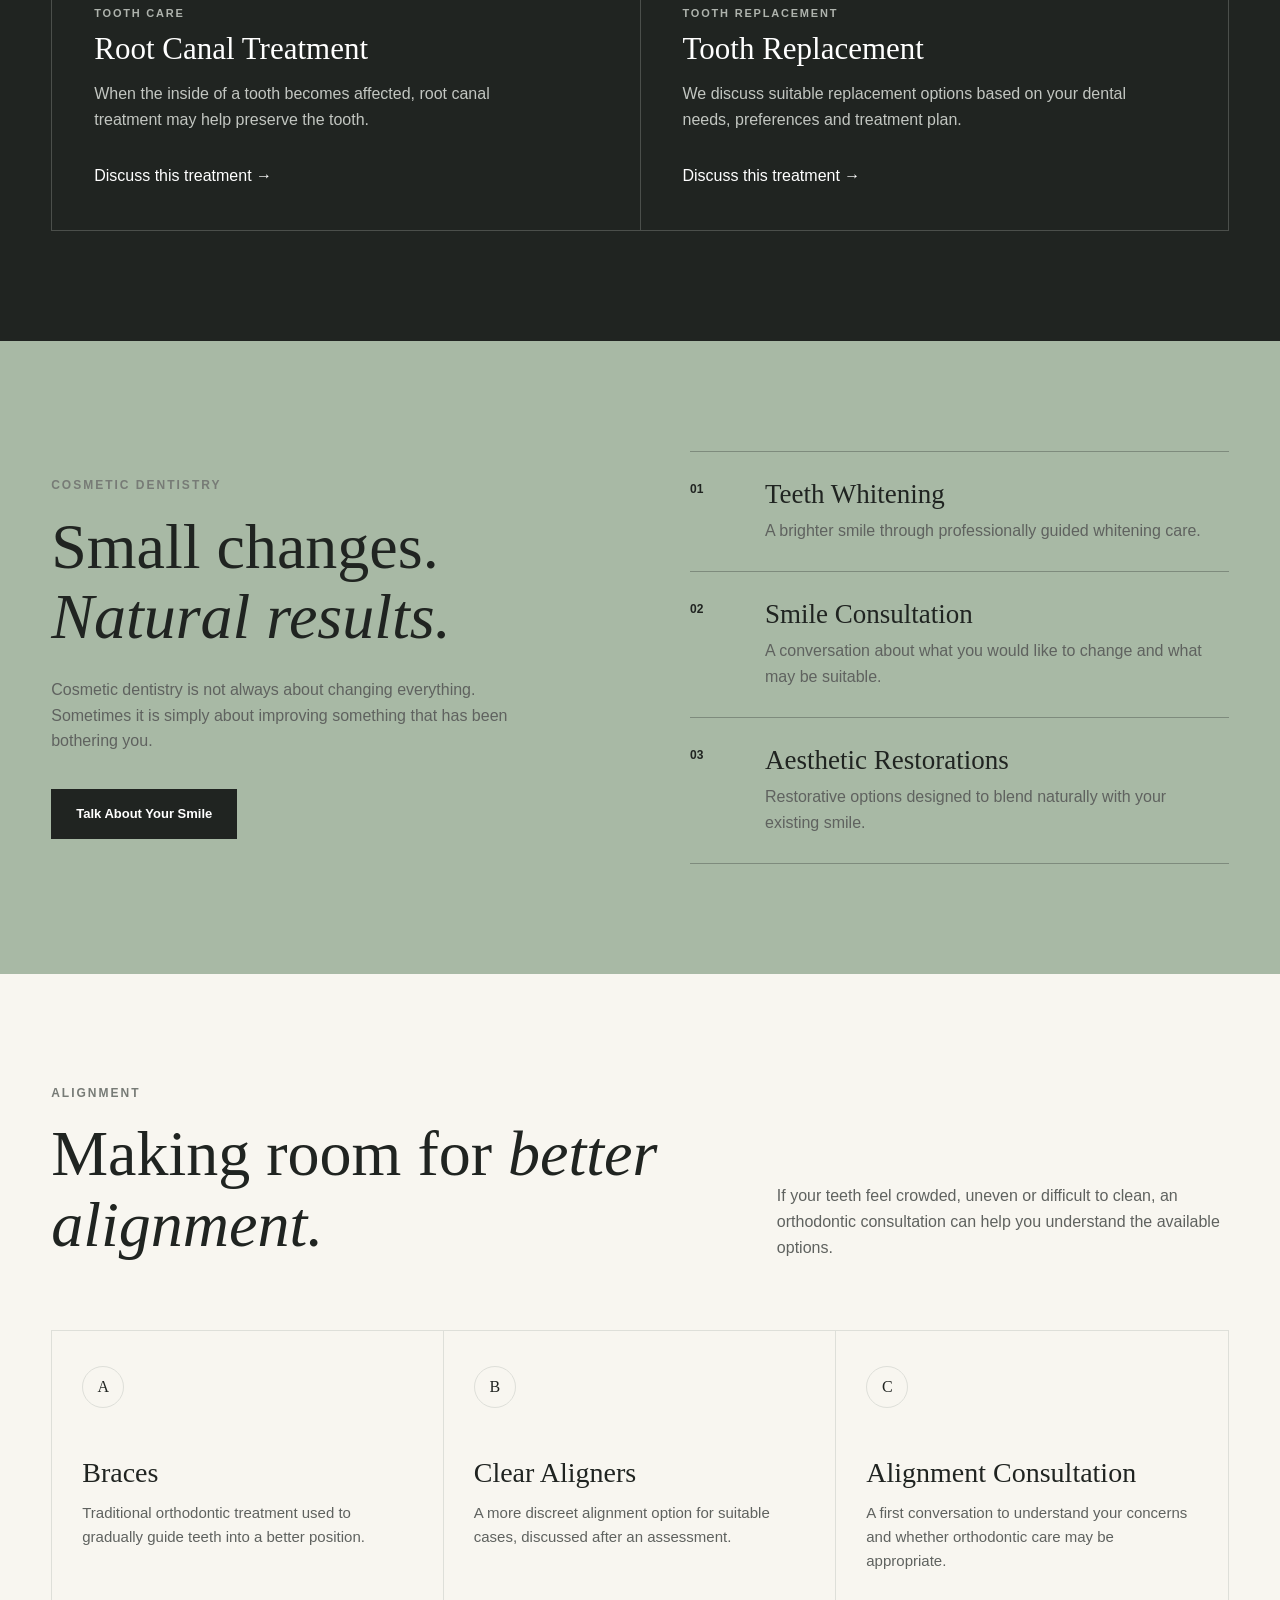
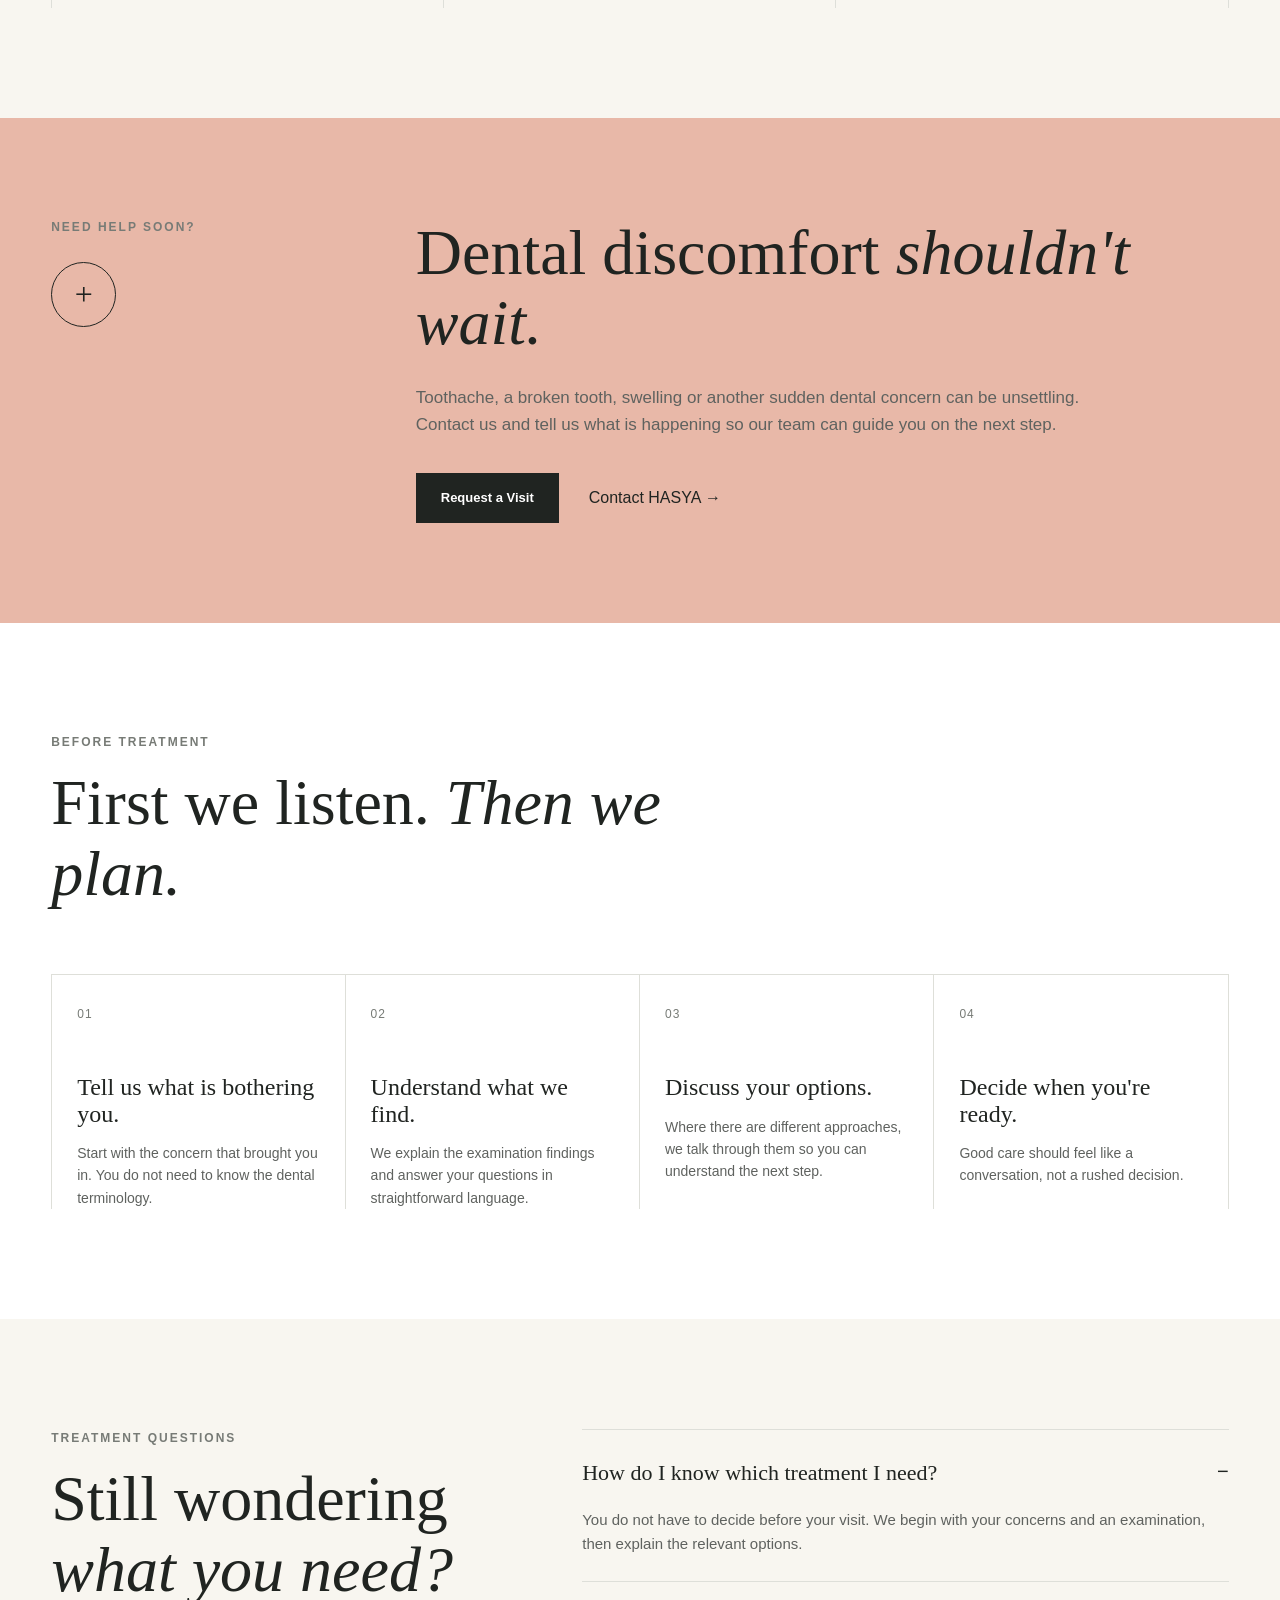
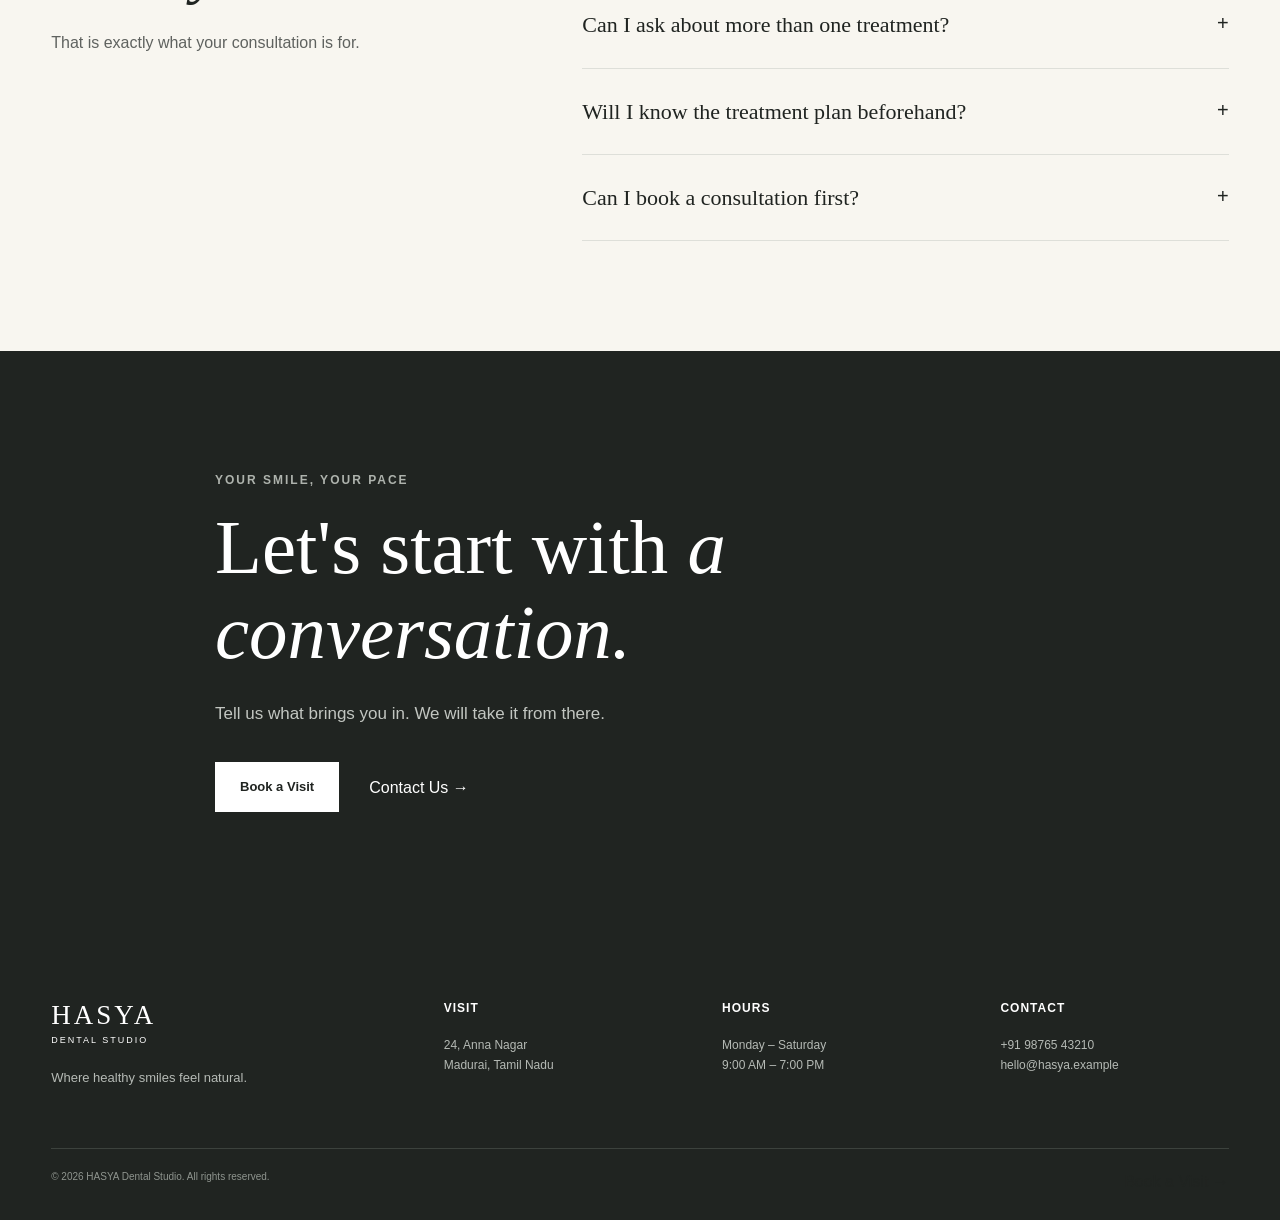
<file: pages/treatments.html>
<!DOCTYPE html>
<html lang="en">
<head>
    <meta charset="UTF-8">
    <meta name="viewport" content="width=device-width, initial-scale=1.0">

    <title>Treatments | HASYA Dental Studio</title>

    <meta
        name="description"
        content="Explore dental treatments at HASYA Dental Studio, from preventive care and restorative dentistry to cosmetic and orthodontic treatments."
    >

    <link rel="stylesheet" href="../css/common.css">
    <link rel="stylesheet" href="../css/treatments.css">
</head>

<body>

    <!-- =========================
         HEADER / NAVIGATION
    ========================== -->
    <header class="site-header">

        <div class="container navigation">

            <a href="../index.html" class="brand">
                <span class="brand-name">HASYA</span>
                <span class="brand-subtitle">Dental Studio</span>
            </a>

            <nav class="main-nav" aria-label="Main Navigation">

                <a href="../index.html">Home</a>

                <a href="about.html">About</a>

                <a href="treatments.html" class="active">Treatments</a>

                <a href="dentists.html">Dentists</a>

                <a href="patient-guide.html">Patient Guide</a>

                <a href="smile-journal.html">Smile Journal</a>

                <a href="contact.html">Contact</a>

            </nav>

            <a href="appointment.html" class="nav-button">
                Book a Visit
            </a>

        </div>

    </header>


    <main>

        <!-- =========================
             PAGE INTRO
        ========================== -->
        <section class="treatments-intro">

            <div class="container treatments-intro-grid">

                <div class="treatments-intro-label">

                    <p class="eyebrow">TREATMENTS</p>

                    <div class="treatments-intro-line"></div>

                    <p class="treatments-location">
                        Madurai · Tamil Nadu
                    </p>

                </div>


                <div class="treatments-intro-content">

                    <h1>
                        Care for your
                        <em>whole smile.</em>
                    </h1>

                    <p class="treatments-lead">
                        From a regular cleaning to restorative and cosmetic
                        treatments, we keep the process clear and comfortable.
                    </p>

                    <p>
                        Not sure what you need? That is completely fine.
                        Your first visit is a chance to talk through what is
                        bothering you and understand your options.
                    </p>

                </div>

            </div>

        </section>


        <!-- =========================
             TREATMENT CATEGORIES
        ========================== -->
        <section class="treatment-directory">

            <div class="container">

                <div class="treatment-directory-header">

                    <div>
                        <p class="eyebrow">EXPLORE CARE</p>

                        <h2>
                            Find what
                            <em>you need.</em>
                        </h2>
                    </div>

                    <p class="directory-intro">
                        Every treatment starts with understanding the
                        problem first. These categories give you a simple
                        overview of the care available at HASYA.
                    </p>

                </div>


                <!-- Category Navigation -->
                <nav
                    class="treatment-category-nav"
                    aria-label="Treatment categories"
                >

                    <a href="#preventive">Preventive Care</a>

                    <a href="#restorative">Restorative</a>

                    <a href="#cosmetic">Cosmetic</a>

                    <a href="#orthodontic">Alignment</a>

                    <a href="#urgent">Urgent Care</a>

                </nav>

            </div>

        </section>


        <!-- =========================
             PREVENTIVE CARE
        ========================== -->
        <section
            class="treatment-category-section"
            id="preventive"
        >

            <div class="container">

                <div class="category-section-heading">

                    <div class="category-number">
                        01
                    </div>

                    <div>
                        <p class="eyebrow">
                            PREVENTIVE CARE
                        </p>

                        <h2>
                            Keep small
                            <em>problems small.</em>
                        </h2>
                    </div>

                </div>


                <div class="treatment-directory-list">

                    <!-- Treatment 1 -->
                    <article class="treatment-directory-item">

                        <div class="treatment-item-visual treatment-visual-cleaning">
                            <img src="../images/dental_cleaning.png" alt="Dental cleaning treatment">
                            <span>01</span>
                        </div>

                        <div class="treatment-item-content">

                            <div class="treatment-item-top">

                                <p class="treatment-type">
                                    ROUTINE CARE
                                </p>

                                <h3>
                                    Dental Cleaning
                                </h3>

                            </div>

                            <p>
                                A professional cleaning helps remove plaque
                                and tartar that regular brushing cannot always
                                reach.
                            </p>

                            <div class="treatment-details">

                                <div>
                                    <span>Useful for</span>
                                    <strong>
                                        Plaque, tartar & gum care
                                    </strong>
                                </div>

                                <div>
                                    <span>Visit</span>
                                    <strong>
                                        Usually a single appointment
                                    </strong>
                                </div>

                            </div>

                        </div>

                    </article>


                    <!-- Treatment 2 -->
                    <article class="treatment-directory-item">

                        <div class="treatment-item-visual treatment-visual-checkup">
                            <img src="../images/dental_checkup.jpg" alt="Dental check-up at HASYA Dental Studio">
                            <span>02</span>
                        </div>

                        <div class="treatment-item-content">

                            <div class="treatment-item-top">

                                <p class="treatment-type">
                                    PREVENTION
                                </p>

                                <h3>
                                    Dental Check-up
                                </h3>

                            </div>

                            <p>
                                Regular examinations give us an opportunity
                                to spot changes early and keep track of your
                                overall oral health.
                            </p>

                            <div class="treatment-details">

                                <div>
                                    <span>Useful for</span>
                                    <strong>
                                        Routine monitoring
                                    </strong>
                                </div>

                                <div>
                                    <span>Visit</span>
                                    <strong>
                                        Based on individual needs
                                    </strong>
                                </div>

                            </div>

                        </div>

                    </article>


                    <!-- Treatment 3 -->
                    <article class="treatment-directory-item">

                        <div class="treatment-item-visual treatment-visual-gum">
                            <img src="../images/gum_care.webp" alt="Gum care examination at HASYA Dental Studio">
                            <span>03</span>
                        </div>

                        <div class="treatment-item-content">

                            <div class="treatment-item-top">

                                <p class="treatment-type">
                                    GUM CARE
                                </p>

                                <h3>
                                    Gum Care
                                </h3>

                            </div>

                            <p>
                                Healthy gums are an important part of a healthy
                                smile. We assess gum health and discuss simple
                                ways to care for it.
                            </p>

                            <div class="treatment-details">

                                <div>
                                    <span>Useful for</span>
                                    <strong>
                                        Gum sensitivity & inflammation
                                    </strong>
                                </div>

                                <div>
                                    <span>Visit</span>
                                    <strong>
                                        Discussed during examination
                                    </strong>
                                </div>

                            </div>

                        </div>

                    </article>

                </div>

            </div>

        </section>


        <!-- =========================
             RESTORATIVE DENTISTRY
        ========================== -->
        <section
            class="treatment-category-section treatment-category-dark"
            id="restorative"
        >

            <div class="container">

                <div class="category-section-heading category-heading-light">

                    <div class="category-number">
                        02
                    </div>

                    <div>

                        <p class="eyebrow">
                            RESTORATIVE DENTISTRY
                        </p>

                        <h2>
                            Repair what
                            <em>needs care.</em>
                        </h2>

                    </div>

                </div>


                <div class="restorative-grid">

                    <!-- Filling -->
                    <article class="restorative-item">

                        <span class="restorative-number">
                            01
                        </span>

                        <p class="treatment-type">
                            RESTORATIVE
                        </p>

                        <h3>
                            Tooth-Coloured Fillings
                        </h3>

                        <p>
                            Fillings can restore teeth affected by decay while
                            keeping the result subtle and natural-looking.
                        </p>

                        <a href="appointment.html" class="text-link light-link">
                            Discuss this treatment →
                        </a>

                    </article>


                    <!-- Crown -->
                    <article class="restorative-item">

                        <span class="restorative-number">
                            02
                        </span>

                        <p class="treatment-type">
                            RESTORATIVE
                        </p>

                        <h3>
                            Dental Crowns
                        </h3>

                        <p>
                            A crown can help protect and restore a tooth that
                            has lost significant structure.
                        </p>

                        <a href="appointment.html" class="text-link light-link">
                            Discuss this treatment →
                        </a>

                    </article>


                    <!-- Root Canal -->
                    <article class="restorative-item">

                        <span class="restorative-number">
                            03
                        </span>

                        <p class="treatment-type">
                            TOOTH CARE
                        </p>

                        <h3>
                            Root Canal Treatment
                        </h3>

                        <p>
                            When the inside of a tooth becomes affected,
                            root canal treatment may help preserve the tooth.
                        </p>

                        <a href="appointment.html" class="text-link light-link">
                            Discuss this treatment →
                        </a>

                    </article>


                    <!-- Replacement -->
                    <article class="restorative-item">

                        <span class="restorative-number">
                            04
                        </span>

                        <p class="treatment-type">
                            TOOTH REPLACEMENT
                        </p>

                        <h3>
                            Tooth Replacement
                        </h3>

                        <p>
                            We discuss suitable replacement options based on
                            your dental needs, preferences and treatment plan.
                        </p>

                        <a href="appointment.html" class="text-link light-link">
                            Discuss this treatment →
                        </a>

                    </article>

                </div>

            </div>

        </section>


        <!-- =========================
             COSMETIC DENTISTRY
        ========================== -->
        <section
            class="treatment-category-section cosmetic-section"
            id="cosmetic"
        >

            <div class="container">

                <div class="cosmetic-grid">

                    <div class="cosmetic-intro">

                        <p class="eyebrow">
                            COSMETIC DENTISTRY
                        </p>

                        <h2>
                            Small changes.
                            <br>
                            <em>Natural results.</em>
                        </h2>

                        <p>
                            Cosmetic dentistry is not always about changing
                            everything. Sometimes it is simply about improving
                            something that has been bothering you.
                        </p>

                        <a
                            href="appointment.html"
                            class="button button-dark"
                        >
                            Talk About Your Smile
                        </a>

                    </div>


                    <div class="cosmetic-services">

                        <article class="cosmetic-service">

                            <span>01</span>

                            <div>
                                <h3>
                                    Teeth Whitening
                                </h3>

                                <p>
                                    A brighter smile through professionally
                                    guided whitening care.
                                </p>
                            </div>

                        </article>


                        <article class="cosmetic-service">

                            <span>02</span>

                            <div>
                                <h3>
                                    Smile Consultation
                                </h3>

                                <p>
                                    A conversation about what you would like
                                    to change and what may be suitable.
                                </p>
                            </div>

                        </article>


                        <article class="cosmetic-service">

                            <span>03</span>

                            <div>
                                <h3>
                                    Aesthetic Restorations
                                </h3>

                                <p>
                                    Restorative options designed to blend
                                    naturally with your existing smile.
                                </p>
                            </div>

                        </article>

                    </div>

                </div>

            </div>

        </section>


        <!-- =========================
             ALIGNMENT / ORTHODONTICS
        ========================== -->
        <section
            class="treatment-category-section alignment-section"
            id="orthodontic"
        >

            <div class="container">

                <div class="alignment-heading">

                    <div>

                        <p class="eyebrow">
                            ALIGNMENT
                        </p>

                        <h2>
                            Making room for
                            <em>better alignment.</em>
                        </h2>

                    </div>

                    <p>
                        If your teeth feel crowded, uneven or difficult to
                        clean, an orthodontic consultation can help you
                        understand the available options.
                    </p>

                </div>


                <div class="alignment-options">

                    <article class="alignment-option">

                        <div class="alignment-option-number">
                            A
                        </div>

                        <div>

                            <h3>
                                Braces
                            </h3>

                            <p>
                                Traditional orthodontic treatment used to
                                gradually guide teeth into a better position.
                            </p>

                        </div>

                    </article>


                    <article class="alignment-option">

                        <div class="alignment-option-number">
                            B
                        </div>

                        <div>

                            <h3>
                                Clear Aligners
                            </h3>

                            <p>
                                A more discreet alignment option for suitable
                                cases, discussed after an assessment.
                            </p>

                        </div>

                    </article>


                    <article class="alignment-option">

                        <div class="alignment-option-number">
                            C
                        </div>

                        <div>

                            <h3>
                                Alignment Consultation
                            </h3>

                            <p>
                                A first conversation to understand your
                                concerns and whether orthodontic care may
                                be appropriate.
                            </p>

                        </div>

                    </article>

                </div>

            </div>

        </section>


        <!-- =========================
             URGENT DENTAL CARE
        ========================== -->
        <section
            class="urgent-care-section"
            id="urgent"
        >

            <div class="container urgent-care-grid">

                <div class="urgent-care-label">

                    <p class="eyebrow">
                        NEED HELP SOON?
                    </p>

                    <span class="urgent-mark">
                        +
                    </span>

                </div>


                <div class="urgent-care-content">

                    <h2>
                        Dental discomfort
                        <em>shouldn't wait.</em>
                    </h2>

                    <p>
                        Toothache, a broken tooth, swelling or another sudden
                        dental concern can be unsettling. Contact us and
                        tell us what is happening so our team can guide you
                        on the next step.
                    </p>

                    <div class="urgent-care-actions">

                        <a
                            href="appointment.html"
                            class="button button-dark"
                        >
                            Request a Visit
                        </a>

                        <a
                            href="contact.html"
                            class="text-link"
                        >
                            Contact HASYA →
                        </a>

                    </div>

                </div>

            </div>

        </section>


        <!-- =========================
             HOW TREATMENT WORKS
        ========================== -->
        <section class="treatment-process">

            <div class="container">

                <div class="process-heading">

                    <p class="eyebrow">
                        BEFORE TREATMENT
                    </p>

                    <h2>
                        First we listen.
                        <em>Then we plan.</em>
                    </h2>

                </div>


                <div class="process-steps">

                    <article class="process-step">

                        <span>01</span>

                        <h3>
                            Tell us what is bothering you.
                        </h3>

                        <p>
                            Start with the concern that brought you in.
                            You do not need to know the dental terminology.
                        </p>

                    </article>


                    <article class="process-step">

                        <span>02</span>

                        <h3>
                            Understand what we find.
                        </h3>

                        <p>
                            We explain the examination findings and answer
                            your questions in straightforward language.
                        </p>

                    </article>


                    <article class="process-step">

                        <span>03</span>

                        <h3>
                            Discuss your options.
                        </h3>

                        <p>
                            Where there are different approaches, we talk
                            through them so you can understand the next step.
                        </p>

                    </article>


                    <article class="process-step">

                        <span>04</span>

                        <h3>
                            Decide when you're ready.
                        </h3>

                        <p>
                            Good care should feel like a conversation, not
                            a rushed decision.
                        </p>

                    </article>

                </div>

            </div>

        </section>


        <!-- =========================
             FAQ
        ========================== -->
        <section class="treatments-faq">

            <div class="container treatments-faq-grid">

                <div class="faq-intro">

                    <p class="eyebrow">
                        TREATMENT QUESTIONS
                    </p>

                    <h2>
                        Still wondering
                        <em>what you need?</em>
                    </h2>

                    <p>
                        That is exactly what your consultation is for.
                    </p>

                </div>


                <div class="faq-list">

                    <details open>

                        <summary>
                            How do I know which treatment I need?
                        </summary>

                        <p>
                            You do not have to decide before your visit.
                            We begin with your concerns and an examination,
                            then explain the relevant options.
                        </p>

                    </details>


                    <details>

                        <summary>
                            Can I ask about more than one treatment?
                        </summary>

                        <p>
                            Yes. If you have several concerns, mention them
                            during your appointment so they can be considered
                            together.
                        </p>

                    </details>


                    <details>

                        <summary>
                            Will I know the treatment plan beforehand?
                        </summary>

                        <p>
                            We explain the recommended next steps before
                            proceeding with planned treatment.
                        </p>

                    </details>


                    <details>

                        <summary>
                            Can I book a consultation first?
                        </summary>

                        <p>
                            Yes. If you are unsure what kind of care you need,
                            you can simply request a consultation.
                        </p>

                    </details>

                </div>

            </div>

        </section>


        <!-- =========================
             FINAL CTA
        ========================== -->
        <section class="treatments-final">

            <div class="container treatments-final-content">

                <p class="eyebrow">
                    YOUR SMILE, YOUR PACE
                </p>

                <h2>
                    Let's start with
                    <em>a conversation.</em>
                </h2>

                <p>
                    Tell us what brings you in. We will take it from there.
                </p>

                <div class="treatments-final-actions">

                    <a
                        href="appointment.html"
                        class="button button-light"
                    >
                        Book a Visit
                    </a>

                    <a
                        href="contact.html"
                        class="text-link light-link"
                    >
                        Contact Us →
                    </a>

                </div>

            </div>

        </section>

    </main>


    <!-- =========================
         FOOTER
    ========================== -->
    <footer class="site-footer">

        <div class="container footer-grid">

            <div class="footer-brand">

                <a href="../index.html" class="brand footer-logo">

                    <span class="brand-name">HASYA</span>

                    <span class="brand-subtitle">
                        Dental Studio
                    </span>

                </a>

                <p>
                    Where healthy smiles feel natural.
                </p>

            </div>


            <div class="footer-column">

                <h3>
                    Visit
                </h3>

                <p>
                    24, Anna Nagar<br>
                    Madurai, Tamil Nadu
                </p>

            </div>


            <div class="footer-column">

                <h3>
                    Hours
                </h3>

                <p>
                    Monday – Saturday<br>
                    9:00 AM – 7:00 PM
                </p>

            </div>


            <div class="footer-column">

                <h3>
                    Contact
                </h3>

                <p>
                    +91 98765 43210<br>
                    hello@hasya.example
                </p>

            </div>

        </div>


        <div class="container footer-bottom">

            <p>
                © 2026 HASYA Dental Studio. All rights reserved.
            </p>

            <a href="appointment.html">
                Book a Visit →
            </a>

        </div>

    </footer>


</body>
</html>
</file>
<file: css/common.css>
/* =========================================
   HASYA DENTAL STUDIO — Shared / Global Styles
========================================= */

/* This file holds styles used across EVERY page:
   colors, fonts, the header, the footer, and buttons.
   Every HTML page links to this file first. */

/* =========================================
   1. RESET & VARIABLES
========================================= */

:root {
    --charcoal: #202421;
    --ivory: #f8f6f0;
    --sage: #a8b9a5;
    --peach: #e8b8a8;
    --white: #ffffff;
    --text: #5f625f;
    --border: #dedfd9;

    --container: 1180px;

    --heading-font: Georgia, "Times New Roman", serif;
    --body-font: Arial, Helvetica, sans-serif;

    --transition: 0.3s ease;
}


* {
    margin: 0;
    padding: 0;
    box-sizing: border-box;
}


html {
    scroll-behavior: smooth;
}


body {
    font-family: var(--body-font);
    background-color: var(--ivory);
    color: var(--charcoal);
    line-height: 1.6;
}


img {
    max-width: 100%;
    display: block;
}


a {
    text-decoration: none;
    color: inherit;
}


ul {
    list-style: none;
}


button,
input,
textarea,
select {
    font: inherit;
}


/* =========================================
   2. GENERAL
========================================= */

.container {
    width: min(92%, var(--container));
    margin: 0 auto;
}


.section {
    padding: 110px 0;
}


.eyebrow {
    margin-bottom: 16px;

    font-size: 12px;
    font-weight: 700;
    letter-spacing: 2px;

    color: #777b76;
}


h1,
h2,
h3 {
    font-family: var(--heading-font);
    font-weight: 400;
    line-height: 1.1;
}


h2 {
    font-size: clamp(40px, 5vw, 64px);
}


p {
    color: var(--text);
}


/* =========================================
   3. FIXED HEADER
========================================= */

.site-header {
    position: fixed;

    top: 0;
    left: 0;

    width: 100%;

    z-index: 1000;

    background-color: rgba(248, 246, 240, 0.96);

    border-bottom: 1px solid var(--border);
}


.navigation {
    min-height: 82px;

    display: flex;
    align-items: center;
    justify-content: space-between;

    gap: 30px;
}


/* Brand */

.brand {
    display: flex;
    flex-direction: column;

    flex-shrink: 0;
}


.brand-name {
    font-family: var(--heading-font);

    font-size: 27px;
    letter-spacing: 3px;

    line-height: 1;
}


.brand-subtitle {
    margin-top: 4px;

    font-size: 9px;
    letter-spacing: 2px;

    text-transform: uppercase;
}


/* Navigation */

.main-nav {
    display: flex;
    align-items: center;

    gap: 25px;
}


.main-nav a {
    position: relative;

    font-size: 13px;
    color: var(--text);

    transition: color var(--transition);
}


.main-nav a::after {
    content: "";

    position: absolute;

    left: 0;
    bottom: -7px;

    width: 0;
    height: 1px;

    background-color: var(--charcoal);

    transition: width var(--transition);
}


.main-nav a:hover,
.main-nav a.active {
    color: var(--charcoal);
}


.main-nav a:hover::after,
.main-nav a.active::after {
    width: 100%;
}


/* Navigation button */

.nav-button {
    padding: 12px 20px;

    background-color: var(--charcoal);
    color: var(--white);

    font-size: 12px;
    font-weight: 700;

    border: 1px solid var(--charcoal);

    transition: all var(--transition);
}


.nav-button:hover {
    background-color: transparent;
    color: var(--charcoal);
}


/* Buttons (used on every page) */

.button {
    display: inline-flex;

    align-items: center;
    justify-content: center;

    min-height: 50px;

    padding: 0 24px;

    font-size: 13px;
    font-weight: 700;

    border: 1px solid transparent;

    transition: all var(--transition);
}


.button-primary {
    background-color: var(--charcoal);
    color: var(--white);
}


.button-primary:hover {
    background-color: #394039;
}


.button-secondary {
    border-color: var(--charcoal);
    color: var(--charcoal);
}


.button-secondary:hover {
    background-color: var(--charcoal);
    color: var(--white);
}

/* =========================================
   14. FOOTER
========================================= */

.site-footer {
    padding: 70px 0 25px;

    background-color: var(--charcoal);
}


.footer-grid {
    display: grid;

    grid-template-columns: 1.5fr 1fr 1fr 1fr;

    gap: 50px;
}


.footer-brand .brand {
    color: var(--white);

    margin-bottom: 20px;
}


.footer-brand p {
    color: #b5bab5;

    max-width: 250px;

    font-size: 13px;
}


.footer-column {
    display: flex;

    flex-direction: column;

    gap: 9px;
}


.footer-column h3 {
    margin-bottom: 12px;

    color: var(--white);

    font-family: var(--body-font);

    font-size: 12px;

    font-weight: 700;

    letter-spacing: 1px;

    text-transform: uppercase;
}


.footer-column a,
.footer-column p {
    color: #b5bab5;

    font-size: 12px;
}


.footer-column a:hover {
    color: var(--white);
}


.footer-bottom {
    display: flex;

    justify-content: space-between;

    gap: 20px;

    margin-top: 60px;

    padding-top: 20px;

    border-top: 1px solid #3c423d;
}


.footer-bottom p {
    color: #8f958f;

    font-size: 10px;
}


/* =========================================
   RESPONSIVE (SHARED)
========================================= */

@media (max-width: 1050px) {
    /* ---------- Navigation ---------- */

    .navigation {
        gap: 18px;
    }

    .main-nav {
        gap: 16px;
    }

    .main-nav a {
        font-size: 12px;
    }

    .nav-button {
        padding: 11px 16px;
    }


}

@media (max-width: 850px) {

    .navigation {
        flex-wrap: wrap;
        padding: 18px 0;
    }

    .main-nav {
        order: 3;

        width: 100%;

        justify-content: center;

        flex-wrap: wrap;

        gap: 12px 20px;

        padding-top: 10px;
    }

    .main-nav a {
        font-size: 12px;
    }


    /* ---------- Footer ---------- */

    .footer-grid {
        grid-template-columns: repeat(2, 1fr);
    }

}

@media (max-width: 600px) {
    /* ---------- General ---------- */

    .container {
        width: 90%;
    }

    .section {
        padding: 75px 0;
    }

    h2 {
        font-size: 42px;
    }


    /* ---------- Header ---------- */

    .navigation {
        min-height: auto;

        padding: 16px 0;
    }

    .brand-name {
        font-size: 23px;
    }

    .brand-subtitle {
        font-size: 8px;
    }

    .main-nav {
        gap: 12px 17px;
    }

    .main-nav a {
        font-size: 11px;
    }

    /*
       The booking button is hidden on very
       small screens because the navigation
       already takes multiple lines.
    */

    .nav-button {
        display: none;
    }


    /* ---------- Footer ---------- */

    .footer-grid {
        grid-template-columns: 1fr;

        gap: 35px;
    }

    .footer-bottom {
        flex-direction: column;

        gap: 8px;
    }

}

@media (max-width: 400px) {

    .container {
        width: 92%;
    }


    /* ---------- Navigation ---------- */

    .main-nav {
        gap: 10px 13px;
    }

    .main-nav a {
        font-size: 10px;
    }


    /* ---------- Headings ---------- */

    h2 {
        font-size: 36px;
    }


    /* ---------- Footer ---------- */

    .footer-bottom p {
        font-size: 9px;
    }

}
</file>
<file: css/index.css>
/* =========================================
   HASYA DENTAL STUDIO — Home Page (index.html)
========================================= */

/* Styles just for the home page: hero banner, quick info,
   treatments preview, why-hasya, dentists preview, patient
   journey, testimonial, FAQ and final call-to-action. */

/* =========================================
   6. SECTION HEADINGS
========================================= */

.section-heading {
    display: flex;

    align-items: end;
    justify-content: space-between;

    gap: 50px;

    margin-bottom: 55px;
}


.section-heading h2 {
    max-width: 600px;
}


.section-intro {
    max-width: 390px;

    font-size: 15px;
}


.centered {
    display: block;

    text-align: center;
}


.centered h2 {
    margin: 0 auto;
}


.centered-text {
    margin: 18px auto 0;
}


/* =========================================
   4. HERO
========================================= */

.hero {
    padding: 165px 0 90px;
}


.hero-grid {
    display: grid;

    grid-template-columns: 1fr 0.9fr;

    gap: 80px;

    align-items: center;
}


.hero-content {
    max-width: 620px;
}


.hero h1 {
    font-size: clamp(52px, 6vw, 82px);

    letter-spacing: -2px;

    margin-bottom: 28px;
}


.hero h1 span {
    color: #7f967c;
}


.hero-text {
    max-width: 540px;

    font-size: 17px;

    margin-bottom: 34px;
}


.hero-actions {
    display: flex;
    align-items: center;

    gap: 14px;

    flex-wrap: wrap;
}




.hero-note {
    display: flex;
    align-items: center;

    gap: 12px;

    margin-top: 28px;
}


.hero-note p {
    font-size: 12px;
}


.note-icon {
    width: 25px;
    height: 25px;

    display: flex;
    align-items: center;
    justify-content: center;

    border-radius: 50%;

    background-color: var(--sage);

    font-size: 12px;
}


/* Hero image */

/* ---------- Hero Image ---------- */

.hero-image img {
    width: 100%;
    height: 100%;
    object-fit: cover;
    display: block;
}

/* =========================================
   5. QUICK INFO
========================================= */

.quick-info {
    border-top: 1px solid var(--border);
    border-bottom: 1px solid var(--border);
}


.quick-info-grid {
    display: grid;

    grid-template-columns: repeat(3, 1fr);
}


.quick-item {
    display: flex;

    gap: 20px;

    padding: 35px 30px;

    border-right: 1px solid var(--border);
}


.quick-item:first-child {
    padding-left: 0;
}


.quick-item:last-child {
    border-right: none;
}


.quick-number {
    font-family: var(--heading-font);

    color: #899788;

    font-size: 24px;
}


.quick-item h3 {
    font-size: 20px;

    margin-bottom: 5px;
}


.quick-item p {
    font-size: 13px;
}


/* =========================================
   7. TREATMENTS
========================================= */

.treatments-section {
    background-color: var(--white);
}


.treatment-grid {
    display: grid;

    grid-template-columns: repeat(4, 1fr);

    border-top: 1px solid var(--border);
    border-left: 1px solid var(--border);
}


.treatment-card {
    min-height: 330px;

    padding: 32px;

    border-right: 1px solid var(--border);
    border-bottom: 1px solid var(--border);

    transition:
        transform var(--transition),
        background-color var(--transition);
}


.treatment-card:hover {
    transform: translateY(-5px);

    background-color: var(--ivory);
}


.treatment-card.featured {
    background-color: #edf0e9;
}


.card-number {
    display: block;

    margin-bottom: 80px;

    color: #849381;

    font-family: var(--heading-font);

    font-size: 20px;
}


.treatment-card h3 {
    font-size: 27px;

    margin-bottom: 14px;
}


.treatment-card p {
    font-size: 13px;

    margin-bottom: 24px;
}


.treatment-card a,
.doctor-info a,
.text-link {
    font-size: 12px;
    font-weight: 700;

    border-bottom: 1px solid var(--charcoal);

    padding-bottom: 3px;
}


/* =========================================
   8. WHY HASYA
========================================= */

.why-section {
    background-color: var(--ivory);
}


.why-grid {
    display: grid;

    grid-template-columns: 1fr 1fr;

    gap: 90px;

    align-items: center;
}


.why-image {
    min-height: 570px;
}

.why-image img {
    width: 100%;
    height: 100%;
    min-height: 570px;
    object-fit: cover;
}


.why-content h2 {
    margin-bottom: 25px;
}


.why-content > p {
    margin-bottom: 18px;

    max-width: 520px;
}


.feature-list {
    margin: 30px 0;
}


.feature-list li {
    display: flex;

    align-items: center;

    gap: 12px;

    padding: 11px 0;

    border-bottom: 1px solid var(--border);

    font-size: 13px;
}


.feature-list span {
    color: #71836f;
}


/* =========================================
   9. DENTISTS
========================================= */

.dentists-section {
    background-color: var(--white);
}


.doctor-grid {
    display: grid;

    grid-template-columns: repeat(3, 1fr);

    gap: 25px;
}


.doctor-card {
    border: 1px solid var(--border);

    background-color: var(--ivory);
}


.doctor-image {
    min-height: 360px;

    display: flex;
    align-items: end;

    padding: 20px;

    background:
        linear-gradient(
            145deg,
            #dce2da,
            #ebe3dc
        );
}


.doctor-image span {
    font-size: 11px;

    letter-spacing: 1px;

    color: #686d68;
}


.doctor-info {
    padding: 28px;
}


.doctor-role {
    font-size: 10px;

    letter-spacing: 1.5px;

    text-transform: uppercase;

    margin-bottom: 8px;
}


.doctor-info h3 {
    font-size: 27px;

    margin-bottom: 12px;
}


.doctor-info p:not(.doctor-role) {
    font-size: 13px;

    margin-bottom: 22px;
}


/* =========================================
   10. PATIENT JOURNEY
========================================= */

.journey-section {
    background-color: #edf0e9;
}


.journey {
    display: grid;

    grid-template-columns: repeat(4, 1fr);

    border-top: 1px solid #cbd2c7;
}


.journey-step {
    padding: 35px 25px;

    border-right: 1px solid #cbd2c7;
}


.journey-step:last-child {
    border-right: none;
}


.journey-step > span {
    display: block;

    margin-bottom: 55px;

    font-family: var(--heading-font);

    font-size: 25px;

    color: #748370;
}


.journey-step h3 {
    font-size: 23px;

    margin-bottom: 12px;
}


.journey-step p {
    font-size: 13px;
}


/* =========================================
   11. TESTIMONIAL
========================================= */

.testimonial-section {
    background-color: var(--charcoal);
}


.testimonial {
    max-width: 850px;

    margin: 0 auto;

    text-align: center;
}


.quote-mark {
    font-family: Georgia, serif;

    color: var(--peach);

    font-size: 70px;

    line-height: 0.6;

    margin-bottom: 30px;
}


.testimonial blockquote {
    color: var(--white);

    font-family: var(--heading-font);

    font-size: clamp(28px, 4vw, 45px);

    line-height: 1.25;
}


.testimonial-name {
    margin-top: 25px;

    color: #b8bcb8;

    font-size: 12px;
}


/* =========================================
   12. FAQ
========================================= */

.faq-section {
    background-color: var(--white);
}


.faq-grid {
    display: grid;

    grid-template-columns: 0.8fr 1.2fr;

    gap: 100px;
}


.faq-grid > div:first-child p:last-child {
    margin-top: 20px;

    max-width: 400px;
}


.faq-list details {
    border-top: 1px solid var(--border);
}


.faq-list details:last-child {
    border-bottom: 1px solid var(--border);
}


.faq-list summary {
    padding: 22px 0;

    cursor: pointer;

    list-style: none;

    font-size: 15px;
    font-weight: 700;
}


.faq-list summary::-webkit-details-marker {
    display: none;
}


.faq-list summary::after {
    content: "+";

    float: right;

    font-size: 20px;

    font-weight: 400;
}


.faq-list details[open] summary::after {
    content: "−";
}


.faq-list details p {
    padding: 0 40px 22px 0;

    font-size: 13px;
}


/* =========================================
   13. FINAL CTA
========================================= */

.final-cta {
    padding: 110px 0;

    background-color: var(--peach);
}


.final-cta-content {
    text-align: center;
}


.final-cta h2 {
    max-width: 700px;

    margin: 0 auto 20px;
}


.final-cta p:not(.eyebrow) {
    margin-bottom: 30px;
}


.button-light {
    background-color: var(--charcoal);
    color: var(--white);
}


.button-light:hover {
    background-color: #3c423d;
}



/* =========================================
   RESPONSIVE
========================================= */

@media (max-width: 1050px) {
    /* ---------- Hero ---------- */

    .hero-grid {
        gap: 50px;
    }

    .hero h1 {
        font-size: 64px;
    }


    /* ---------- Treatments ---------- */

    .treatment-grid {
        grid-template-columns: repeat(2, 1fr);
    }


    /* ---------- Dentists ---------- */

    .doctor-grid {
        grid-template-columns: repeat(2, 1fr);
    }

    .doctor-card:last-child {
        grid-column: span 2;
        max-width: 50%;
    }

}

@media (max-width: 850px) {
    /* ---------- Hero ---------- */

    .hero {
        padding-top: 80px;
    }

    .hero-grid {
        grid-template-columns: 1fr;
        gap: 50px;
    }

    .hero-content {
        max-width: 700px;
    }

    .hero-image {
        min-height: 500px;
    }


    /* ---------- Quick Information ---------- */

    .quick-info-grid {
        grid-template-columns: 1fr;
    }

    .quick-item,
    .quick-item:first-child {
        padding: 25px 0;

        border-right: none;

        border-bottom: 1px solid var(--border);
    }

    .quick-item:last-child {
        border-bottom: none;
    }


    /* ---------- Section Headings ---------- */

    .section-heading {
        display: block;
    }

    .section-intro {
        margin-top: 20px;
    }


    /* ---------- Why HASYA ---------- */

    .why-grid {
        grid-template-columns: 1fr;

        gap: 50px;
    }

    .why-image {
        min-height: 450px;
    }


    /* ---------- Patient Journey ---------- */

    .journey {
        grid-template-columns: repeat(2, 1fr);
    }

    .journey-step:nth-child(2) {
        border-right: none;
    }

    .journey-step:nth-child(-n+2) {
        border-bottom: 1px solid #cbd2c7;
    }


    /* ---------- FAQ ---------- */

    .faq-grid {
        grid-template-columns: 1fr;

        gap: 50px;
    }


}

@media (max-width: 600px) {
    /* ---------- Hero ---------- */

    .hero {
        padding: 70px 0;
    }

    .hero h1 {
        font-size: 48px;

        letter-spacing: -1px;
    }

    .hero-text {
        font-size: 15px;
    }

    .hero-actions {
        align-items: stretch;

        flex-direction: column;
    }

    .button {
        width: 100%;
    }

    .hero-note {
        align-items: flex-start;
    }

    .hero-image {
        min-height: 400px;
    }


    /* ---------- Treatments ---------- */

    .treatment-grid {
        grid-template-columns: 1fr;
    }

    .treatment-card {
        min-height: auto;

        padding: 28px;
    }

    .card-number {
        margin-bottom: 45px;
    }


    /* ---------- Why HASYA ---------- */

    .why-image {
        min-height: 400px;
    }


    /* ---------- Dentists ---------- */

    .doctor-grid {
        grid-template-columns: 1fr;
    }

    .doctor-card:last-child {
        grid-column: auto;

        max-width: none;
    }

    .doctor-image {
        min-height: 330px;
    }


    /* ---------- Patient Journey ---------- */

    .journey {
        grid-template-columns: 1fr;
    }

    .journey-step,
    .journey-step:nth-child(2) {
        border-right: none;

        border-bottom: 1px solid #cbd2c7;
    }

    .journey-step:last-child {
        border-bottom: none;
    }

    .journey-step > span {
        margin-bottom: 30px;
    }


    /* ---------- Testimonial ---------- */

    .testimonial blockquote {
        font-size: 28px;
    }


    /* ---------- FAQ ---------- */

    .faq-list summary {
        padding: 20px 35px 20px 0;
    }


    /* ---------- Final CTA ---------- */

    .final-cta {
        padding: 80px 0;
    }


}

@media (max-width: 400px) {
    /* ---------- Hero ---------- */

    .hero h1 {
        font-size: 42px;
    }

    .eyebrow {
        font-size: 10px;

        letter-spacing: 1.5px;
    }


    /* ---------- Hero Image ---------- */

    .hero-image {
        min-height: 350px;
    }


    /* ---------- Doctor Image ---------- */

    .doctor-image {
        min-height: 280px;
    }


    /* ---------- Testimonial ---------- */

    .testimonial blockquote {
        font-size: 24px;
    }


}
</file>
<file: css/about.css>
/* =========================================
   HASYA DENTAL STUDIO — About Page (about.html)
========================================= */

/* =========================================
   ABOUT PAGE
========================================= */


/* =========================================
   ABOUT INTRO
========================================= */

.about-intro {
    padding: 170px 0 110px;

    background-color: var(--ivory);
}


.about-intro-grid {
    display: grid;

    grid-template-columns: 0.35fr 1.65fr;

    gap: 70px;

    align-items: start;
}


.about-intro-label {
    padding-top: 15px;
}


.about-intro-line {
    display: block;

    width: 45px;
    height: 1px;

    margin: 25px 0;

    background-color: var(--charcoal);
}


.about-location {
    font-size: 11px;

    letter-spacing: 1px;

    text-transform: uppercase;
}


.about-intro-content {
    max-width: 900px;
}


.about-intro-content h1 {
    max-width: 850px;

    margin-bottom: 38px;

    font-size: clamp(60px, 8vw, 110px);

    letter-spacing: -4px;

    line-height: 0.98;
}


.about-intro-content h1 em {
    color: #7f967c;

    font-weight: 400;
}


.about-intro-content p {
    max-width: 650px;

    margin-bottom: 20px;

    font-size: 16px;
}


.about-intro-content .about-lead {
    font-size: 22px;

    color: var(--charcoal);

    line-height: 1.5;
}


/* =========================================
   ABOUT STORY
========================================= */

.about-story {
    padding: 0 0 120px;

    background-color: var(--ivory);
}


.about-story-grid {
    display: grid;

    grid-template-columns: 1.1fr 0.9fr;

    gap: 90px;

    align-items: center;
}


.about-story-image {
    min-height: 650px;
}

.about-story-image img {
    width: 100%;
    height: 650px;
    object-fit: cover;
}


.about-story-content {
    padding-right: 30px;
}


.about-story-content h2 {
    margin-bottom: 30px;

    font-size: clamp(42px, 5vw, 62px);
}


.about-story-content p {
    max-width: 520px;

    margin-bottom: 20px;

    font-size: 15px;
}


.about-story-content .story-signature {
    margin-top: 35px;

    color: var(--charcoal);

    font-family: var(--heading-font);

    font-size: 18px;
}


/* =========================================
   PHILOSOPHY
========================================= */

.about-philosophy {
    padding: 120px 0;

    background-color: var(--charcoal);
}


.philosophy-layout {
    display: grid;

    grid-template-columns: 1.2fr 0.8fr;

    gap: 120px;

    align-items: end;
}


.philosophy-statement .eyebrow {
    color: #aeb4ad;
}


.philosophy-statement h2 {
    max-width: 720px;

    color: var(--white);

    font-size: clamp(48px, 6vw, 76px);

    letter-spacing: -2px;
}


.philosophy-text {
    padding-bottom: 5px;
}


.philosophy-text p {
    margin-bottom: 24px;

    color: #b8bdb8;

    font-size: 15px;
}


/* =========================================
   HASYA APPROACH
========================================= */

.about-approach {
    padding: 120px 0;

    background-color: var(--white);
}


.approach-heading {
    display: flex;

    justify-content: space-between;

    align-items: end;

    gap: 50px;

    margin-bottom: 70px;
}


.approach-heading h2 {
    max-width: 650px;
}


.approach-list {
    border-top: 1px solid var(--border);
}


.approach-item {
    display: grid;

    grid-template-columns: 0.15fr 0.85fr 1.1fr;

    gap: 40px;

    padding: 30px 0;

    border-bottom: 1px solid var(--border);

    align-items: start;

    transition: padding-left var(--transition);
}


.approach-item:hover {
    padding-left: 15px;
}


.approach-number {
    color: #879685;

    font-family: var(--heading-font);

    font-size: 22px;
}


.approach-title h3 {
    font-size: 30px;
}


.approach-description p {
    max-width: 500px;

    font-size: 14px;
}


/* =========================================
   VALUES
========================================= */

.about-values {
    padding: 120px 0;

    background-color: var(--ivory);
}


.values-grid {
    display: grid;

    grid-template-columns: 0.8fr 1.2fr;

    gap: 110px;

    align-items: start;
}


.values-intro h2 {
    max-width: 500px;
}


.values-list {
    border-top: 1px solid var(--border);
}


.value-item {
    display: grid;

    grid-template-columns: 60px 1fr;

    gap: 20px;

    padding: 28px 0;

    border-bottom: 1px solid var(--border);
}


.value-number {
    color: #8b9a88;

    font-family: var(--heading-font);

    font-size: 19px;
}


.value-item h3 {
    margin-bottom: 7px;

    font-size: 27px;
}


.value-item p {
    max-width: 500px;

    font-size: 13px;
}


/* =========================================
   THE SPACE
========================================= */

.about-space {
    padding: 120px 0;

    background-color: var(--white);
}


.space-grid {
    display: grid;

    grid-template-columns: 0.8fr 1.2fr;

    gap: 90px;

    align-items: center;
}


.space-content h2 {
    max-width: 500px;

    margin-bottom: 28px;
}


.space-content p {
    max-width: 480px;

    margin-bottom: 18px;

    font-size: 14px;
}


.space-content .text-link {
    display: inline-block;

    margin-top: 15px;
}


.space-visual {
    min-height: 560px;
}

.space-visual img {
    width: 100%;
    height: 560px;
    object-fit: cover;
    display: block;
}


/* =========================================
   TEAM INTRO
========================================= */

.about-team {
    padding: 110px 0;

    background-color: #edf0e9;
}


.team-intro {
    display: grid;

    grid-template-columns: 1.1fr 0.9fr;

    gap: 100px;

    align-items: end;
}


.team-intro h2 {
    max-width: 650px;
}


.team-intro-text p {
    max-width: 470px;

    margin-bottom: 25px;

    font-size: 15px;
}


/* =========================================
   ABOUT CTA
========================================= */

.about-cta {
    padding: 120px 0;

    background-color: var(--peach);
}


.about-cta-content {
    max-width: 800px;

    text-align: center;
}


.about-cta-content h2 {
    margin-bottom: 20px;
}


.about-cta-content p:not(.eyebrow) {
    margin-bottom: 30px;
}


.about-cta-content .button {
    min-width: 150px;
}
</file>
<file: css/appointment.css>
/* =========================================
   HASYA DENTAL STUDIO — Appointment Page (appointment.html)
========================================= */

/* =========================================
   APPOINTMENT PAGE
========================================= */


/* =========================================
   APPOINTMENT INTRO
========================================= */

.appointment-intro {
    padding: 175px 0 100px;

    background-color: var(--ivory);
}


.appointment-intro-grid {
    display: grid;

    grid-template-columns: 1.3fr 0.7fr;

    gap: 100px;

    align-items: end;
}


.appointment-heading {
    max-width: 780px;
}


.appointment-heading h1 {
    max-width: 760px;

    margin-bottom: 30px;

    font-size: clamp(58px, 7vw, 92px);

    letter-spacing: -3px;

    line-height: 0.98;
}


.appointment-lead {
    max-width: 590px;

    font-size: 18px;

    line-height: 1.7;
}


.appointment-intro-note {
    padding-left: 30px;

    border-left: 1px solid var(--border);
}


.appointment-note-number {
    display: block;

    margin-bottom: 20px;

    color: #879685;

    font-family: var(--heading-font);

    font-size: 24px;
}


.appointment-intro-note p {
    max-width: 300px;

    font-size: 13px;
}


/* =========================================
   APPOINTMENT SECTION
========================================= */

.appointment-section {
    padding: 100px 0 120px;

    background-color: var(--white);
}


.appointment-layout {
    display: grid;

    grid-template-columns: 1.25fr 0.75fr;

    gap: 90px;

    align-items: start;
}


/* =========================================
   FORM WRAPPER
========================================= */

.appointment-form-wrapper {
    max-width: 760px;
}


.form-header {
    margin-bottom: 45px;
}


.form-header h2 {
    margin-bottom: 18px;

    font-size: clamp(40px, 5vw, 58px);
}


.form-header > p:last-child {
    max-width: 520px;

    font-size: 14px;
}


/* =========================================
   APPOINTMENT FORM
========================================= */

.appointment-form {
    width: 100%;
}


.form-row {
    display: grid;

    grid-template-columns: repeat(2, 1fr);

    gap: 20px;

    margin-bottom: 22px;
}


.form-group {
    display: flex;

    flex-direction: column;

    margin-bottom: 22px;
}


.form-row .form-group {
    margin-bottom: 0;
}


.form-group label {
    margin-bottom: 8px;

    color: var(--charcoal);

    font-size: 12px;

    font-weight: 700;
}


.form-group input,
.form-group select,
.form-group textarea {
    width: 100%;

    padding: 15px 16px;

    border: 1px solid var(--border);

    border-radius: 0;

    outline: none;

    background-color: var(--ivory);

    color: var(--charcoal);

    font-size: 13px;

    transition:
        border-color var(--transition),
        background-color var(--transition);
}


.form-group input,
.form-group select {
    min-height: 52px;
}


.form-group textarea {
    resize: vertical;

    min-height: 130px;

    line-height: 1.6;
}


.form-group input::placeholder,
.form-group textarea::placeholder {
    color: #969a95;
}


.form-group input:focus,
.form-group select:focus,
.form-group textarea:focus {
    border-color: #899788;

    background-color: var(--white);
}


/* =========================================
   CHECKBOX
========================================= */

.form-checkbox {
    display: flex;

    align-items: flex-start;

    gap: 10px;

    margin: 10px 0 25px;
}


.form-checkbox input {
    width: 16px;
    height: 16px;

    margin-top: 2px;

    accent-color: var(--charcoal);

    flex-shrink: 0;
}


.form-checkbox label {
    color: var(--text);

    font-size: 12px;

    line-height: 1.5;

    cursor: pointer;
}


/* =========================================
   FORM BUTTON
========================================= */

.form-submit {
    width: 100%;

    min-height: 56px;

    border: none;

    cursor: pointer;
}


.form-note {
    margin-top: 15px;

    text-align: center;

    color: #858984;

    font-size: 11px;
}


/* =========================================
   APPOINTMENT SIDEBAR
========================================= */

.appointment-sidebar {
    position: sticky;

    top: 120px;
}


.sidebar-block {
    padding: 28px 0;

    border-top: 1px solid var(--border);
}


.sidebar-intro {
    padding-top: 0;

    border-top: none;

    padding-bottom: 40px;
}


.sidebar-intro h2 {
    max-width: 420px;

    margin-bottom: 22px;

    font-size: clamp(38px, 4vw, 52px);
}


.sidebar-intro p:last-child {
    max-width: 420px;

    font-size: 14px;
}


.sidebar-label {
    display: block;

    margin-bottom: 15px;

    color: #777b76;

    font-size: 10px;

    font-weight: 700;

    letter-spacing: 1.8px;
}


.sidebar-detail {
    display: flex;

    justify-content: space-between;

    gap: 20px;

    padding: 8px 0;
}


.sidebar-detail strong,
.sidebar-detail span {
    font-size: 12px;
}


.sidebar-detail span {
    color: var(--text);

    text-align: right;
}


.sidebar-address {
    margin-bottom: 18px;

    font-size: 13px;

    line-height: 1.8;
}


.sidebar-phone {
    display: inline-block;

    margin-bottom: 12px;

    color: var(--charcoal);

    font-family: var(--heading-font);

    font-size: 22px;

    border-bottom: 1px solid var(--charcoal);

    padding-bottom: 3px;
}


.sidebar-block > p:last-child {
    max-width: 350px;

    font-size: 12px;
}


.sidebar-highlight {
    margin-top: 25px;

    padding: 28px;

    background-color: #edf0e9;
}


.sidebar-highlight > span {
    display: block;

    margin-bottom: 12px;

    color: #71816e;

    font-size: 10px;

    font-weight: 700;

    letter-spacing: 1.5px;
}


.sidebar-highlight p {
    font-size: 13px;

    color: var(--charcoal);
}


/* =========================================
   WHAT HAPPENS NEXT
========================================= */

.appointment-next {
    padding: 120px 0;

    background-color: #edf0e9;
}


.next-heading {
    display: flex;

    justify-content: space-between;

    align-items: end;

    gap: 60px;

    margin-bottom: 65px;
}


.next-heading h2 {
    max-width: 600px;
}


.next-heading > p {
    max-width: 370px;

    font-size: 14px;
}


.next-steps {
    display: grid;

    grid-template-columns: repeat(4, 1fr);

    border-top: 1px solid #cbd2c7;
}


.next-step {
    min-height: 270px;

    padding: 30px 25px;

    border-right: 1px solid #cbd2c7;
}


.next-step:last-child {
    border-right: none;
}


.next-number {
    display: block;

    margin-bottom: 65px;

    color: #748370;

    font-family: var(--heading-font);

    font-size: 23px;
}


.next-step h3 {
    margin-bottom: 13px;

    font-size: 23px;
}


.next-step p {
    font-size: 13px;
}


/* =========================================
   APPOINTMENT FAQ
========================================= */

.appointment-faq {
    padding: 120px 0;

    background-color: var(--white);
}


.appointment-faq-grid {
    display: grid;

    grid-template-columns: 0.8fr 1.2fr;

    gap: 100px;
}


.appointment-faq-grid > div:first-child h2 {
    max-width: 480px;
}


.appointment-faq-list details {
    border-top: 1px solid var(--border);
}


.appointment-faq-list details:last-child {
    border-bottom: 1px solid var(--border);
}


.appointment-faq-list summary {
    padding: 22px 0;

    cursor: pointer;

    list-style: none;

    font-size: 14px;

    font-weight: 700;
}


.appointment-faq-list summary::-webkit-details-marker {
    display: none;
}


.appointment-faq-list summary::after {
    content: "+";

    float: right;

    font-size: 20px;

    font-weight: 400;
}


.appointment-faq-list details[open] summary::after {
    content: "−";
}


.appointment-faq-list details p {
    max-width: 650px;

    padding: 0 40px 23px 0;

    font-size: 13px;
}


/* =========================================
   APPOINTMENT FINAL CTA
========================================= */

.appointment-final {
    padding: 110px 0;

    background-color: var(--peach);
}


.appointment-final-content {
    max-width: 720px;

    text-align: center;
}


.appointment-final-content h2 {
    margin-bottom: 20px;
}


.appointment-final-content p:not(.eyebrow) {
    max-width: 500px;

    margin: 0 auto 30px;

    font-size: 15px;
}


/* =========================================
   RESPONSIVE
========================================= */

/* =========================================
   APPOINTMENT PAGE RESPONSIVE
========================================= */


/* =========================================
   TABLET
   850px and below
========================================= */

@media (max-width: 850px) {


    /* ---------- Appointment Intro ---------- */

    .appointment-intro {
        padding: 145px 0 80px;
    }


    .appointment-intro-grid {
        grid-template-columns: 1fr;

        gap: 40px;
    }


    .appointment-heading h1 {
        max-width: 700px;

        font-size: 68px;
    }


    .appointment-intro-note {
        padding-left: 0;

        padding-top: 25px;

        border-left: none;

        border-top: 1px solid var(--border);
    }


    .appointment-intro-note p {
        max-width: 500px;
    }


    /* ---------- Booking Area ---------- */

    .appointment-section {
        padding: 80px 0;
    }


    .appointment-layout {
        grid-template-columns: 1fr;

        gap: 70px;
    }


    .appointment-form-wrapper {
        max-width: none;
    }


    .appointment-sidebar {
        position: static;
    }


    .sidebar-intro h2 {
        max-width: 600px;
    }


    /* ---------- Next Steps ---------- */

    .next-heading {
        display: block;
    }


    .next-heading > p {
        margin-top: 20px;
    }


    .next-steps {
        grid-template-columns: repeat(2, 1fr);
    }


    .next-step:nth-child(2) {
        border-right: none;
    }


    .next-step:nth-child(-n+2) {
        border-bottom: 1px solid #cbd2c7;
    }


    /* ---------- FAQ ---------- */

    .appointment-faq-grid {
        grid-template-columns: 1fr;

        gap: 50px;
    }

}



/* =========================================
   MOBILE
   600px and below
========================================= */

@media (max-width: 600px) {


    /* ---------- Appointment Intro ---------- */

    .appointment-intro {
        padding: 120px 0 70px;
    }


    .appointment-heading h1 {
        font-size: 50px;

        letter-spacing: -1.5px;
    }


    .appointment-lead {
        font-size: 15px;
    }


    /* ---------- Form ---------- */

    .appointment-section {
        padding: 70px 0;
    }


    .form-row {
        grid-template-columns: 1fr;

        gap: 0;
    }


    .form-row .form-group {
        margin-bottom: 22px;
    }


    .form-group input,
    .form-group select {
        min-height: 50px;
    }


    .form-submit {
        width: 100%;
    }


    /* ---------- Sidebar ---------- */

    .sidebar-detail {
        display: block;
    }


    .sidebar-detail strong,
    .sidebar-detail span {
        display: block;

        text-align: left;
    }


    .sidebar-detail span {
        margin-top: 3px;
    }


    /* ---------- Next Steps ---------- */

    .appointment-next {
        padding: 80px 0;
    }


    .next-steps {
        grid-template-columns: 1fr;
    }


    .next-step,
    .next-step:nth-child(2) {
        min-height: auto;

        border-right: none;

        border-bottom: 1px solid #cbd2c7;
    }


    .next-step:last-child {
        border-bottom: none;
    }


    .next-number {
        margin-bottom: 30px;
    }


    /* ---------- FAQ ---------- */

    .appointment-faq {
        padding: 80px 0;
    }


    .appointment-faq-list summary {
        padding: 20px 35px 20px 0;
    }


    /* ---------- Final CTA ---------- */

    .appointment-final {
        padding: 80px 0;
    }

}



/* =========================================
   VERY SMALL MOBILE
   400px and below
========================================= */

@media (max-width: 400px) {


    .appointment-heading h1 {
        font-size: 43px;
    }


    .appointment-lead {
        font-size: 14px;
    }


    .form-header h2 {
        font-size: 36px;
    }


    .sidebar-intro h2 {
        font-size: 36px;
    }


    .next-heading h2,
    .appointment-faq-grid h2,
    .appointment-final-content h2 {
        font-size: 36px;
    }

}
</file>
<file: css/contact.css>
/* =========================================
   HASYA DENTAL STUDIO — Contact Page (contact.html)
========================================= */

/* =========================================================
   CONTACT PAGE
========================================================= */

/* ---------- Contact Intro ---------- */

.contact-intro {
    padding-top: 180px;
    padding-bottom: 90px;
}

.contact-intro-grid {
    display: grid;
    grid-template-columns: 0.8fr 2fr;
    gap: 80px;
    align-items: start;
}

.contact-intro-label {
    padding-top: 18px;
}

.contact-intro-location {
    margin-top: 70px;
    font-size: 14px;
    color: #777b76;
}

.contact-intro-content {
    max-width: 820px;
}

.contact-intro-content h1 {
    font-size: clamp(54px, 7vw, 92px);
    letter-spacing: -2px;
}

.contact-intro-content h1 em {
    color: #777b76;
    font-style: italic;
}

.contact-lead {
    max-width: 620px;
    margin-top: 35px;
    font-size: 19px;
    line-height: 1.8;
}


/* ---------- Contact Details ---------- */

.contact-details {
    background-color: var(--white);
}

.contact-details-grid {
    display: grid;
    grid-template-columns: 1.5fr 0.8fr;
    gap: 100px;
    align-items: start;
}

.contact-detail-heading {
    max-width: 620px;
    margin-bottom: 70px;
}

.contact-detail-heading h2 {
    max-width: 560px;
}

.contact-detail-list {
    border-top: 1px solid var(--border);
}

.contact-detail-item {
    display: grid;
    grid-template-columns: 70px 1fr;
    gap: 25px;
    padding: 38px 0;
    border-bottom: 1px solid var(--border);
}

.contact-detail-number {
    font-family: var(--heading-font);
    font-size: 18px;
    color: #92968f;
}

.contact-label {
    margin-bottom: 10px;
    font-size: 11px;
    font-weight: 700;
    letter-spacing: 1.8px;
    color: #777b76;
}

.contact-detail-item h3 {
    margin-bottom: 8px;
    font-size: 25px;
}

.contact-detail-item p:not(.contact-label) {
    margin-bottom: 18px;
    font-size: 15px;
    line-height: 1.7;
}


/* ---------- Contact Sidebar ---------- */

.contact-side {
    position: sticky;
    top: 120px;
}

.contact-hours {
    padding: 35px;
    background-color: var(--ivory);
    border: 1px solid var(--border);
}

.hours-row {
    display: flex;
    justify-content: space-between;
    gap: 20px;
    padding: 13px 0;
    border-bottom: 1px solid var(--border);
    font-size: 14px;
}

.hours-row:last-child {
    border-bottom: none;
}

.hours-row strong {
    font-weight: 600;
}

.hours-row.closed {
    color: #8b8d88;
}

.contact-note {
    margin-top: 20px;
    padding: 35px;
    background-color: var(--sage);
}

.contact-note h3 {
    margin-bottom: 18px;
    font-size: 32px;
}

.contact-note p:not(.eyebrow) {
    margin-bottom: 25px;
    color: #3f453f;
    font-size: 15px;
}


/* ---------- Location ---------- */

/* ---------- Visiting HASYA ---------- */

.contact-location {
    background-color: var(--ivory);
}

.visiting-heading {
    max-width: 750px;
    margin-bottom: 60px;
}

.visiting-heading h2 {
    font-size: clamp(45px, 5vw, 68px);
}

.visiting-heading h2 em {
    font-style: italic;
    color: #777b76;
}

.visiting-info-grid {
    display: grid;
    grid-template-columns: repeat(3, 1fr);
    border-top: 1px solid var(--border);
    border-bottom: 1px solid var(--border);
}

.visiting-info-grid .location-info-block {
    padding: 35px 30px;
    min-height: 210px;
    border-right: 1px solid var(--border);
}

.visiting-info-grid .location-info-block:first-child {
    border-left: 1px solid var(--border);
}

.location-info-block p:last-child {
    font-size: 15px;
    line-height: 1.8;
}

.location-link {
    display: inline-block;
    margin-top: 30px;
}


/* ---------- Contact Message ---------- */

.contact-message {
    background-color: var(--white);
}

.contact-message-grid {
    display: grid;
    grid-template-columns: 0.8fr 1.2fr;
    gap: 110px;
    align-items: start;
}

.message-intro {
    position: sticky;
    top: 120px;
}

.message-intro h2 {
    margin-bottom: 25px;
}

.message-intro > p:last-child {
    max-width: 430px;
    font-size: 16px;
    line-height: 1.8;
}

.message-form-wrapper {
    padding: 45px;
    border: 1px solid var(--border);
    background-color: var(--ivory);
}

.contact-form {
    display: flex;
    flex-direction: column;
    gap: 25px;
}

.contact-form .form-row {
    display: grid;
    grid-template-columns: 1fr 1fr;
    gap: 20px;
}

.contact-form .form-group {
    display: flex;
    flex-direction: column;
    gap: 9px;
}

.contact-form label {
    font-size: 12px;
    font-weight: 700;
    letter-spacing: 0.5px;
}

.contact-form input,
.contact-form select,
.contact-form textarea {
    width: 100%;
    padding: 15px 16px;
    border: 1px solid var(--border);
    background-color: var(--white);
    color: var(--charcoal);
    outline: none;
    border-radius: 0;
}

.contact-form input:focus,
.contact-form select:focus,
.contact-form textarea:focus {
    border-color: var(--charcoal);
}

.contact-form textarea {
    resize: vertical;
    min-height: 150px;
}

.contact-form input::placeholder,
.contact-form textarea::placeholder {
    color: #999c97;
}

.contact-form-footer {
    display: flex;
    align-items: center;
    justify-content: space-between;
    gap: 25px;
    padding-top: 5px;
}

.contact-form-footer p {
    max-width: 280px;
    font-size: 12px;
    color: #777b76;
}


/* ---------- Contact FAQ ---------- */

.contact-faq {
    background-color: var(--ivory);
}

.contact-faq-grid {
    display: grid;
    grid-template-columns: 0.8fr 1.2fr;
    gap: 110px;
    align-items: start;
}

.contact-faq-list {
    border-top: 1px solid var(--border);
}

.contact-faq-list details {
    border-bottom: 1px solid var(--border);
}

.contact-faq-list summary {
    position: relative;
    padding: 25px 40px 25px 0;
    cursor: pointer;
    list-style: none;
    font-family: var(--heading-font);
    font-size: 22px;
}

.contact-faq-list summary::-webkit-details-marker {
    display: none;
}

.contact-faq-list summary::after {
    content: "+";
    position: absolute;
    right: 0;
    top: 24px;
    font-family: Arial, Helvetica, sans-serif;
    font-size: 20px;
    color: #777b76;
}

.contact-faq-list details[open] summary::after {
    content: "−";
}

.contact-faq-list details p {
    max-width: 650px;
    padding: 0 40px 28px 0;
    font-size: 15px;
    line-height: 1.8;
}


/* ---------- Contact Final CTA ---------- */

.contact-final {
    background-color: var(--charcoal);
    color: var(--white);
}

.contact-final-content {
    max-width: 850px;
}

.contact-final-content .eyebrow {
    color: #bfc3bd;
}

.contact-final-content h2 {
    color: var(--white);
    font-size: clamp(48px, 6vw, 78px);
}

.contact-final-content h2 em {
    color: var(--peach);
    font-style: italic;
}

.contact-final-content > p:not(.eyebrow) {
    max-width: 500px;
    margin-top: 25px;
    color: #c8ccc6;
    font-size: 17px;
}

.contact-final-actions {
    display: flex;
    flex-wrap: wrap;
    gap: 14px;
    margin-top: 35px;
}

.button-outline-light {
    border: 1px solid #858a84;
    color: var(--white);
    background-color: transparent;
}

.button-outline-light:hover {
    background-color: var(--white);
    color: var(--charcoal);
}


/* =========================================
   RESPONSIVE
========================================= */

/* ---------- Visiting HASYA - Responsive ---------- */

@media (max-width: 850px) {

    .visiting-info-grid {
        grid-template-columns: 1fr;
    }

    .visiting-info-grid .location-info-block,
    .visiting-info-grid .location-info-block:first-child {
        border-left: 1px solid var(--border);
        border-right: 1px solid var(--border);
        border-bottom: 1px solid var(--border);
    }

    .visiting-info-grid .location-info-block:last-child {
        border-bottom: none;
    }

}


@media (max-width: 600px) {

    .visiting-heading {
        margin-bottom: 40px;
    }

    .visiting-heading h2 {
        font-size: 42px;
    }

    .visiting-info-grid .location-info-block {
        padding: 28px 22px;
        min-height: auto;
    }

    .location-link {
        margin-top: 25px;
    }

}


@media (max-width: 400px) {

    .visiting-heading h2 {
        font-size: 38px;
    }

}
</file>
<file: css/dentists.css>
/* =========================================
   HASYA DENTAL STUDIO — Dentists Page (dentists.html)
========================================= */

/* =========================================================
   DENTISTS PAGE
========================================================= */

/* ---------- Dentists Intro ---------- */

.dentists-intro {
    padding-top: 180px;
    padding-bottom: 90px;
}

.dentists-intro-grid {
    display: grid;
    grid-template-columns: 0.8fr 2fr;
    gap: 80px;
    align-items: start;
}

.dentists-intro-label {
    padding-top: 18px;
}

.dentists-location {
    margin-top: 70px;
    font-size: 14px;
    color: #777b76;
}

.dentists-intro-content {
    max-width: 820px;
}

.dentists-intro-content h1 {
    font-size: clamp(54px, 7vw, 92px);
    letter-spacing: -2px;
}

.dentists-intro-content h1 em {
    color: #777b76;
    font-style: italic;
}

.dentists-intro-content > p {
    max-width: 650px;
    margin-top: 35px;
    font-size: 19px;
    line-height: 1.8;
}


/* ---------- Team ---------- */

.dentists-team {
    background-color: var(--white);
}

.dentists-team-heading {
    display: grid;
    grid-template-columns: 1.1fr 0.8fr;
    gap: 100px;
    align-items: end;
    margin-bottom: 80px;
}

.dentists-team-heading h2 {
    max-width: 650px;
}

.dentists-team-heading > p {
    max-width: 450px;
    font-size: 16px;
    line-height: 1.8;
}


/* ---------- Dentist Profile ---------- */

.dentist-profile {
    display: grid;
    grid-template-columns: 0.85fr 1fr;
    min-height: 570px;
    border-top: 1px solid var(--border);
}

.dentist-profile-reverse {
    grid-template-columns: 1fr 0.85fr;
}

.dentist-profile-reverse .dentist-photo {
    order: 2;
}

.dentist-profile-reverse .dentist-profile-content {
    order: 1;
}

.dentist-photo {
    min-height: 570px;
    display: flex;
    align-items: flex-end;
    justify-content: center;
    overflow: hidden;
    background-color: #dfe6dc;
}

.dentist-photo img {
    width: 100%;
    height: 100%;
    object-fit: cover;
}

.dentist-photo-one {
    background-color: #d9e0d5;
}

.dentist-photo-two {
    background-color: #e8d8d0;
}

.dentist-photo-three {
    background-color: #dddcd1;
}

.dentist-profile-content {
    display: flex;
    flex-direction: column;
    justify-content: center;
    padding: 70px 8%;
}

.dentist-profile-top {
    display: flex;
    align-items: center;
    justify-content: space-between;
    gap: 20px;
    margin-bottom: 30px;
}

.dentist-profile-top .eyebrow {
    margin-bottom: 0;
}

.dentist-number {
    font-family: var(--heading-font);
    font-size: 20px;
    color: #92968f;
}

.dentist-profile-content h3 {
    font-size: clamp(38px, 4vw, 58px);
}

.dentist-role {
    margin-top: 12px;
    font-size: 14px;
    font-weight: 700;
    color: #777b76;
}

.dentist-description {
    max-width: 550px;
    margin-top: 30px;
    font-size: 16px;
    line-height: 1.85;
}

.dentist-details {
    display: grid;
    grid-template-columns: 1fr 1fr;
    gap: 25px;
    max-width: 550px;
    margin-top: 45px;
    padding-top: 25px;
    border-top: 1px solid var(--border);
}

.dentist-details div {
    display: flex;
    flex-direction: column;
    gap: 6px;
}

.dentist-details span {
    font-size: 10px;
    font-weight: 700;
    letter-spacing: 1.5px;
    color: #858982;
}

.dentist-details strong {
    font-size: 13px;
    font-weight: 600;
}


/* ---------- Approach ---------- */

.dentists-approach {
    background-color: var(--ivory);
}

.dentists-approach-grid {
    display: grid;
    grid-template-columns: 0.8fr 1.2fr;
    gap: 120px;
    align-items: start;
}

.dentists-approach-heading {
    position: sticky;
    top: 120px;
}

.dentists-approach-heading h2 {
    max-width: 550px;
}

.dentists-approach-list {
    border-top: 1px solid var(--border);
}

.dentist-approach-item {
    display: grid;
    grid-template-columns: 55px 1fr;
    gap: 25px;
    padding: 35px 0;
    border-bottom: 1px solid var(--border);
}

.dentist-approach-item > span {
    font-family: var(--heading-font);
    font-size: 17px;
    color: #92968f;
}

.dentist-approach-item h3 {
    margin-bottom: 10px;
    font-size: 27px;
}

.dentist-approach-item p {
    max-width: 580px;
    font-size: 15px;
    line-height: 1.8;
}


/* ---------- Team Note ---------- */

.dentists-note {
    background-color: var(--charcoal);
    color: var(--white);
}

.dentists-note-grid {
    display: grid;
    grid-template-columns: 0.7fr 1.5fr;
    gap: 100px;
    align-items: center;
}

.dentists-note-mark {
    font-family: var(--heading-font);
    font-size: clamp(60px, 8vw, 110px);
    color: var(--sage);
}

.dentists-note-content .eyebrow {
    color: #bfc3bd;
}

.dentists-note-content blockquote {
    max-width: 850px;
    font-family: var(--heading-font);
    font-size: clamp(30px, 4vw, 50px);
    line-height: 1.2;
}

.dentists-note-content > p:last-child {
    max-width: 600px;
    margin-top: 30px;
    color: #c8ccc6;
    font-size: 15px;
}


/* ---------- Dentists CTA ---------- */

.dentists-cta {
    background-color: var(--peach);
}

.dentists-cta-content {
    max-width: 800px;
}

.dentists-cta-content h2 {
    font-size: clamp(48px, 6vw, 76px);
}

.dentists-cta-content h2 em {
    font-style: italic;
    color: #5b504c;
}

.dentists-cta-content > p:not(.eyebrow) {
    max-width: 500px;
    margin: 25px 0 30px;
    font-size: 17px;
}


/* =========================================
   RESPONSIVE
========================================= */

/* =========================================================
   DENTISTS PAGE - RESPONSIVE
========================================================= */

@media (max-width: 1050px) {

    .dentists-intro-grid {
        grid-template-columns: 0.6fr 1.4fr;
        gap: 50px;
    }

    .dentists-team-heading {
        gap: 55px;
    }

    .dentists-approach-grid {
        gap: 70px;
    }

    .dentists-note-grid {
        gap: 60px;
    }

}


@media (max-width: 850px) {

    .dentists-intro {
        padding-top: 150px;
    }

    .dentists-intro-grid {
        grid-template-columns: 1fr;
        gap: 25px;
    }

    .dentists-intro-label {
        padding-top: 0;
    }

    .dentists-location {
        margin-top: 10px;
    }


    .dentists-team-heading {
        grid-template-columns: 1fr;
        gap: 25px;
        margin-bottom: 55px;
    }


    .dentist-profile,
    .dentist-profile-reverse {
        grid-template-columns: 1fr;
    }

    .dentist-profile-reverse .dentist-photo,
    .dentist-profile-reverse .dentist-profile-content {
        order: initial;
    }

    .dentist-photo {
        min-height: 430px;
    }

    .dentist-profile-content {
        padding: 55px 0;
    }


    .dentists-approach-grid {
        grid-template-columns: 1fr;
        gap: 55px;
    }

    .dentists-approach-heading {
        position: static;
    }


    .dentists-note-grid {
        grid-template-columns: 1fr;
        gap: 30px;
    }

}


@media (max-width: 600px) {

    .dentists-intro {
        padding-top: 135px;
        padding-bottom: 70px;
    }

    .dentists-intro-content h1 {
        font-size: 50px;
        letter-spacing: -1px;
    }

    .dentists-intro-content > p {
        margin-top: 25px;
        font-size: 16px;
    }


    .dentists-team-heading h2 {
        font-size: 42px;
    }


    .dentist-photo {
        min-height: 350px;
    }

    .photo-placeholder-text {
        padding: 30px;
        font-size: 65px;
    }

    .dentist-profile-content {
        padding: 45px 0;
    }

    .dentist-profile-content h3 {
        font-size: 40px;
    }

    .dentist-description {
        margin-top: 25px;
        font-size: 15px;
    }

    .dentist-details {
        grid-template-columns: 1fr;
        gap: 18px;
        margin-top: 35px;
    }


    .dentist-approach-item {
        grid-template-columns: 40px 1fr;
        gap: 15px;
        padding: 28px 0;
    }

    .dentist-approach-item h3 {
        font-size: 23px;
    }


    .dentists-note-content blockquote {
        font-size: 31px;
    }


    .dentists-cta-content h2 {
        font-size: 48px;
    }

}


@media (max-width: 400px) {

    .dentists-intro-content h1 {
        font-size: 43px;
    }

    .dentist-profile-content h3 {
        font-size: 36px;
    }

    .dentists-note-content blockquote {
        font-size: 27px;
    }

    .dentists-cta-content h2 {
        font-size: 42px;
    }

}
</file>
<file: css/patient-guide.css>
/* =========================================
   HASYA DENTAL STUDIO — Patient Guide Page (patient-guide.html)
========================================= */

/* =========================================================
   PATIENT GUIDE PAGE
========================================================= */

/* ---------- Guide Intro ---------- */

.guide-intro {
    padding-top: 180px;
    padding-bottom: 90px;
}

.guide-intro-grid {
    display: grid;
    grid-template-columns: 0.8fr 2fr;
    gap: 80px;
    align-items: start;
}

.guide-intro-label {
    padding-top: 18px;
}

.guide-location {
    margin-top: 70px;
    font-size: 14px;
    color: #777b76;
}

.guide-intro-content {
    max-width: 820px;
}

.guide-intro-content h1 {
    font-size: clamp(54px, 7vw, 92px);
    letter-spacing: -2px;
}

.guide-intro-content h1 em {
    color: #777b76;
    font-style: italic;
}

.guide-intro-content > p {
    max-width: 650px;
    margin-top: 35px;
    font-size: 19px;
    line-height: 1.8;
}


/* ---------- Guide Overview ---------- */

.guide-overview {
    background-color: var(--charcoal);
    color: var(--white);
}

.guide-overview-heading {
    margin-bottom: 70px;
}

.guide-overview-heading .eyebrow {
    color: #bfc3bd;
}

.guide-overview-heading h2 {
    max-width: 650px;
    color: var(--white);
}

.guide-timeline {
    display: grid;
    grid-template-columns: repeat(4, 1fr);
    border-top: 1px solid #4b504b;
}

.guide-timeline-item {
    min-height: 310px;
    padding: 30px 28px 35px 0;
    margin-right: 28px;
    border-right: 1px solid #4b504b;
}

.guide-timeline-item:last-child {
    margin-right: 0;
    border-right: none;
}

.guide-step {
    display: block;
    margin-bottom: 70px;
    font-family: var(--heading-font);
    font-size: 18px;
    color: var(--sage);
}

.guide-timeline-item h3 {
    margin-bottom: 15px;
    font-size: 27px;
    color: var(--white);
}

.guide-timeline-item p {
    font-size: 14px;
    line-height: 1.8;
    color: #c6cac4;
}


/* ---------- First Visit ---------- */

.first-visit {
    background-color: var(--white);
}

.first-visit-grid {
    display: grid;
    grid-template-columns: 0.9fr 1fr;
    gap: 110px;
    align-items: center;
}

.first-visit-visual {
    min-height: 560px;
    display: flex;
    align-items: center;
    justify-content: center;
    background-color: var(--sage);
}

.visit-card {
    width: 250px;
    height: 300px;
    display: flex;
    flex-direction: column;
    align-items: center;
    justify-content: center;
    padding: 30px;
    background-color: var(--ivory);
    border: 1px solid rgba(32, 36, 33, 0.15);
    text-align: center;
    transform: rotate(-3deg);
}

.visit-card span {
    margin-bottom: 20px;
    font-size: 10px;
    font-weight: 700;
    letter-spacing: 2px;
    color: #777b76;
}

.visit-card strong {
    font-family: var(--heading-font);
    font-size: 75px;
    font-weight: 400;
    line-height: 1;
}

.visit-card small {
    max-width: 140px;
    margin-top: 15px;
    font-size: 12px;
    line-height: 1.5;
    color: #777b76;
}

.first-visit-content h2 {
    margin-bottom: 25px;
}

.guide-lead {
    max-width: 570px;
    font-size: 17px;
    line-height: 1.85;
}

.guide-checklist {
    margin-top: 40px;
    padding-top: 30px;
    border-top: 1px solid var(--border);
}

.guide-checklist h3 {
    margin-bottom: 20px;
    font-size: 23px;
}

.guide-checklist ul {
    display: flex;
    flex-direction: column;
    gap: 14px;
}

.guide-checklist li {
    display: flex;
    align-items: flex-start;
    gap: 12px;
    font-size: 14px;
    color: var(--text);
}

.guide-checklist li span {
    color: #687b66;
    font-weight: 700;
}


/* ---------- Preparation ---------- */

.guide-prep {
    background-color: var(--ivory);
}

.guide-prep-grid {
    display: grid;
    grid-template-columns: 0.8fr 1.2fr;
    gap: 120px;
    align-items: start;
}

.guide-prep-heading {
    position: sticky;
    top: 120px;
}

.guide-prep-heading h2 {
    max-width: 550px;
}

.guide-prep-heading > p:last-child {
    max-width: 430px;
    margin-top: 25px;
    font-size: 15px;
    line-height: 1.8;
}

.guide-prep-list {
    border-top: 1px solid var(--border);
}

.prep-item {
    display: grid;
    grid-template-columns: 55px 1fr;
    gap: 25px;
    padding: 35px 0;
    border-bottom: 1px solid var(--border);
}

.prep-item > span {
    font-family: var(--heading-font);
    font-size: 17px;
    color: #92968f;
}

.prep-item h3 {
    margin-bottom: 10px;
    font-size: 27px;
}

.prep-item p {
    max-width: 580px;
    font-size: 15px;
    line-height: 1.8;
}


/* ---------- Consultation ---------- */

.guide-consultation {
    background-color: var(--white);
}

.consultation-heading {
    max-width: 700px;
    margin-bottom: 65px;
}

.consultation-grid {
    display: grid;
    grid-template-columns: repeat(4, 1fr);
    border-top: 1px solid var(--border);
    border-bottom: 1px solid var(--border);
}

.consultation-card {
    min-height: 300px;
    padding: 30px 30px 35px 0;
    margin-right: 30px;
    border-right: 1px solid var(--border);
}

.consultation-card:last-child {
    margin-right: 0;
    border-right: none;
}

.consultation-icon {
    display: block;
    margin-bottom: 65px;
    font-family: var(--heading-font);
    font-size: 18px;
    color: #92968f;
}

.consultation-card h3 {
    margin-bottom: 15px;
    font-size: 27px;
}

.consultation-card p {
    font-size: 14px;
    line-height: 1.8;
}


/* ---------- Aftercare ---------- */

.guide-aftercare {
    background-color: var(--peach);
}

.guide-aftercare-grid {
    display: grid;
    grid-template-columns: 0.8fr 1.2fr;
    gap: 120px;
    align-items: start;
}

.aftercare-intro h2 {
    max-width: 550px;
}

.aftercare-intro > p:last-child {
    max-width: 450px;
    margin-top: 25px;
    font-size: 15px;
    line-height: 1.8;
}

.aftercare-list {
    border-top: 1px solid rgba(32, 36, 33, 0.2);
}

.aftercare-item {
    display: grid;
    grid-template-columns: 55px 1fr;
    gap: 25px;
    padding: 35px 0;
    border-bottom: 1px solid rgba(32, 36, 33, 0.2);
}

.aftercare-item > span {
    font-family: var(--heading-font);
    font-size: 17px;
    color: #766963;
}

.aftercare-item h3 {
    margin-bottom: 10px;
    font-size: 27px;
}

.aftercare-item p {
    max-width: 580px;
    font-size: 15px;
    line-height: 1.8;
}


/* ---------- Guide FAQ ---------- */

.guide-faq {
    background-color: var(--ivory);
}

.guide-faq-grid {
    display: grid;
    grid-template-columns: 0.8fr 1.2fr;
    gap: 110px;
    align-items: start;
}

.guide-faq-list {
    border-top: 1px solid var(--border);
}

.guide-faq-list details {
    border-bottom: 1px solid var(--border);
}

.guide-faq-list summary {
    position: relative;
    padding: 25px 40px 25px 0;
    cursor: pointer;
    list-style: none;
    font-family: var(--heading-font);
    font-size: 22px;
}

.guide-faq-list summary::-webkit-details-marker {
    display: none;
}

.guide-faq-list summary::after {
    content: "+";
    position: absolute;
    right: 0;
    top: 24px;
    font-family: Arial, Helvetica, sans-serif;
    font-size: 20px;
    color: #777b76;
}

.guide-faq-list details[open] summary::after {
    content: "−";
}

.guide-faq-list details p {
    max-width: 650px;
    padding: 0 40px 28px 0;
    font-size: 15px;
    line-height: 1.8;
}


/* ---------- Important Box ---------- */

.guide-important {
    background-color: var(--white);
}

.important-box {
    display: grid;
    grid-template-columns: 90px 1fr;
    gap: 40px;
    padding: 55px;
    background-color: var(--sage);
}

.important-mark {
    width: 65px;
    height: 65px;
    display: flex;
    align-items: center;
    justify-content: center;
    border: 1px solid rgba(32, 36, 33, 0.25);
    border-radius: 50%;
    font-family: var(--heading-font);
    font-size: 30px;
}

.important-box h2 {
    margin-bottom: 20px;
}

.important-box p:not(.eyebrow) {
    max-width: 650px;
    margin-bottom: 28px;
    font-size: 15px;
    line-height: 1.8;
}


/* ---------- Guide Final ---------- */

.guide-final {
    background-color: var(--charcoal);
    color: var(--white);
}

.guide-final-content {
    max-width: 850px;
}

.guide-final-content .eyebrow {
    color: #bfc3bd;
}

.guide-final-content h2 {
    color: var(--white);
    font-size: clamp(48px, 6vw, 78px);
}

.guide-final-content h2 em {
    color: var(--peach);
    font-style: italic;
}

.guide-final-content > p:not(.eyebrow) {
    max-width: 500px;
    margin: 25px 0 30px;
    color: #c8ccc6;
    font-size: 17px;
}



/* ---------- First Visit Photo ---------- */
.first-visit-visual {
    position: relative;
    overflow: hidden;
}

.first-visit-visual > img {
    position: absolute;
    inset: 0;
    width: 100%;
    height: 100%;
    object-fit: cover;
}

.first-visit-visual .visit-card {
    position: relative;
    z-index: 2;
}
</file>
<file: css/smile-journal.css>
/* =========================================
   HASYA DENTAL STUDIO — Smile Journal Page (smile-journal.html)
========================================= */

/* =========================================================
   SMILE JOURNAL PAGE
========================================================= */

/* ---------- Journal Intro ---------- */

.journal-intro {
    padding-top: 180px;
    padding-bottom: 90px;
}

.journal-intro-grid {
    display: grid;
    grid-template-columns: 0.8fr 2fr;
    gap: 80px;
    align-items: start;
}

.journal-intro-label {
    padding-top: 18px;
}

.journal-location {
    margin-top: 70px;
    font-size: 14px;
    color: #777b76;
}

.journal-intro-content {
    max-width: 820px;
}

.journal-intro-content h1 {
    font-size: clamp(54px, 7vw, 92px);
    letter-spacing: -2px;
}

.journal-intro-content h1 em {
    color: #777b76;
    font-style: italic;
}

.journal-intro-content > p {
    max-width: 650px;
    margin-top: 35px;
    font-size: 19px;
    line-height: 1.8;
}


/* ---------- Categories ---------- */

.journal-categories {
    border-top: 1px solid var(--border);
    border-bottom: 1px solid var(--border);
    background-color: var(--white);
}

.journal-category-row {
    display: flex;
    align-items: center;
    flex-wrap: wrap;
    gap: 10px 30px;
    min-height: 75px;
}

.journal-category-label {
    margin-right: 15px;
    font-size: 10px;
    font-weight: 700;
    letter-spacing: 2px;
    color: #858982;
}

.journal-category {
    position: relative;
    padding: 8px 0;
    font-size: 13px;
    color: #777b76;
}

.journal-category::after {
    content: "";
    position: absolute;
    left: 0;
    bottom: 2px;
    width: 0;
    height: 1px;
    background-color: var(--charcoal);
    transition: width var(--transition);
}

.journal-category:hover,
.journal-category.active {
    color: var(--charcoal);
}

.journal-category:hover::after,
.journal-category.active::after {
    width: 100%;
}


/* ---------- Featured Article ---------- */

.journal-featured {
    background-color: var(--white);
}

.featured-article {
    display: grid;
    grid-template-columns: 1fr 0.9fr;
    min-height: 600px;
}

.featured-visual {
    position: relative;
    display: flex;
    align-items: flex-end;
    min-height: 600px;
    overflow: hidden;
    background-color: var(--sage);
}

.featured-visual::before,
.featured-visual::after {
    content: "";
    position: absolute;
    border: 1px solid rgba(32, 36, 33, 0.15);
    border-radius: 50%;
}

.featured-visual::before {
    width: 420px;
    height: 420px;
    top: 12%;
    left: 10%;
}

.featured-visual::after {
    width: 260px;
    height: 260px;
    top: 28%;
    left: 27%;
}

.featured-visual-content {
    position: relative;
    z-index: 2;
    padding: 50px;
}

.featured-visual-content span {
    display: block;
    margin-bottom: 25px;
    font-size: 10px;
    font-weight: 700;
    letter-spacing: 2px;
    color: #4f5c4d;
}

.featured-visual-content strong {
    display: block;
    max-width: 450px;
    font-family: var(--heading-font);
    font-size: clamp(50px, 6vw, 78px);
    font-weight: 400;
    line-height: 0.95;
    color: rgba(32, 36, 33, 0.72);
}

.featured-content {
    display: flex;
    flex-direction: column;
    justify-content: center;
    padding: 70px;
    background-color: var(--ivory);
}

.featured-content h2 {
    max-width: 560px;
    font-size: clamp(38px, 4.5vw, 58px);
}

.featured-content p:not(.eyebrow) {
    max-width: 530px;
    margin-top: 25px;
    font-size: 15px;
    line-height: 1.8;
}

.featured-content .text-link {
    margin-top: 35px;
}


/* ---------- Journal List ---------- */

.journal-list {
    background-color: var(--ivory);
}

.journal-list-heading {
    display: grid;
    grid-template-columns: 1fr 0.7fr;
    gap: 100px;
    align-items: end;
    margin-bottom: 70px;
}

.journal-list-heading h2 {
    max-width: 650px;
}

.journal-list-heading > p {
    max-width: 430px;
    font-size: 15px;
    line-height: 1.8;
}

.journal-articles {
    border-top: 1px solid var(--border);
}

.journal-article {
    display: grid;
    grid-template-columns: 60px 0.7fr 1.3fr;
    gap: 35px;
    align-items: center;
    padding: 35px 0;
    border-bottom: 1px solid var(--border);
}

.journal-article-number {
    align-self: start;
    padding-top: 10px;
    font-family: var(--heading-font);
    font-size: 18px;
    color: #92968f;
}

.journal-article-visual {
    min-height: 190px;
    display: flex;
    align-items: flex-end;
    padding: 22px;
}

.journal-article-visual span {
    font-size: 10px;
    font-weight: 700;
    letter-spacing: 2px;
    color: rgba(32, 36, 33, 0.55);
}

.journal-visual-one {
    background-color: #dce3d8;
}

.journal-visual-two {
    background-color: #e8d9d2;
}

.journal-visual-three {
    background-color: #e3dfd0;
}

.journal-visual-four {
    background-color: #cfdcd4;
}

.journal-article-content {
    padding: 15px 0;
}

.article-meta {
    margin-bottom: 13px;
    font-size: 10px;
    font-weight: 700;
    letter-spacing: 1.5px;
    color: #858982;
}

.journal-article-content h3 {
    max-width: 620px;
    font-size: clamp(25px, 3vw, 34px);
}

.journal-article-content > p:not(.article-meta) {
    max-width: 600px;
    margin-top: 15px;
    font-size: 14px;
    line-height: 1.8;
}

.journal-article-content .text-link {
    display: inline-block;
    margin-top: 18px;
}


/* ---------- Everyday Care ---------- */

.journal-everyday {
    background-color: var(--charcoal);
    color: var(--white);
}

.journal-everyday-grid {
    display: grid;
    grid-template-columns: 0.8fr 1.2fr;
    gap: 120px;
    align-items: start;
}

.everyday-heading {
    position: sticky;
    top: 120px;
}

.everyday-heading .eyebrow {
    color: #bfc3bd;
}

.everyday-heading h2 {
    color: var(--white);
}

.everyday-content {
    border-top: 1px solid #4b504b;
}

.everyday-item {
    display: grid;
    grid-template-columns: 55px 1fr;
    gap: 25px;
    padding: 35px 0;
    border-bottom: 1px solid #4b504b;
}

.everyday-item > span {
    font-family: var(--heading-font);
    font-size: 17px;
    color: var(--sage);
}

.everyday-item h3 {
    margin-bottom: 10px;
    font-size: 27px;
    color: var(--white);
}

.everyday-item p {
    max-width: 580px;
    font-size: 15px;
    line-height: 1.8;
    color: #c6cac4;
}


/* ---------- Visit Notes ---------- */

.journal-visits {
    background-color: var(--white);
}

.visit-notes-heading {
    max-width: 750px;
    margin-bottom: 65px;
}

.visit-notes-grid {
    display: grid;
    grid-template-columns: repeat(3, 1fr);
    border-top: 1px solid var(--border);
    border-bottom: 1px solid var(--border);
}

.visit-note-card {
    min-height: 310px;
    padding: 30px 30px 35px 0;
    margin-right: 30px;
    border-right: 1px solid var(--border);
}

.visit-note-card:last-child {
    margin-right: 0;
    border-right: none;
}

.visit-note-card > span {
    display: block;
    margin-bottom: 65px;
    font-size: 10px;
    font-weight: 700;
    letter-spacing: 2px;
    color: #858982;
}

.visit-note-card h3 {
    margin-bottom: 15px;
    font-size: 28px;
}

.visit-note-card p {
    max-width: 360px;
    font-size: 14px;
    line-height: 1.8;
}


/* ---------- Family ---------- */

.journal-family {
    background-color: var(--peach);
}

.journal-family-grid {
    display: grid;
    grid-template-columns: 0.9fr 1fr;
    gap: 110px;
    align-items: center;
}

.family-visual {
    min-height: 520px;
    display: flex;
    align-items: flex-end;
    padding: 50px;
    background-color: #e1b2a2;
    overflow: hidden;
}

.family-visual-text span {
    display: block;
    margin-bottom: 20px;
    font-size: 10px;
    font-weight: 700;
    letter-spacing: 2px;
    color: #6c5c56;
}

.family-visual-text strong {
    display: block;
    font-family: var(--heading-font);
    font-size: clamp(60px, 7vw, 100px);
    font-weight: 400;
    line-height: 0.9;
    color: rgba(32, 36, 33, 0.65);
}

.family-content h2 {
    max-width: 600px;
}

.family-content > p:not(.eyebrow) {
    max-width: 560px;
    margin-top: 25px;
    font-size: 15px;
    line-height: 1.85;
}

.family-content .text-link {
    display: inline-block;
    margin-top: 30px;
}


/* ---------- Confidence ---------- */

.journal-confidence {
    background-color: var(--ivory);
}

.confidence-heading {
    max-width: 750px;
}

.confidence-heading h2 {
    max-width: 700px;
}

.confidence-heading > p:last-child {
    max-width: 620px;
    margin-top: 25px;
    font-size: 16px;
    line-height: 1.8;
}

.confidence-points {
    display: grid;
    grid-template-columns: repeat(3, 1fr);
    gap: 0;
    margin-top: 70px;
    border-top: 1px solid var(--border);
}

.confidence-points > div {
    min-height: 260px;
    padding: 30px 30px 30px 0;
    margin-right: 30px;
    border-right: 1px solid var(--border);
}

.confidence-points > div:last-child {
    margin-right: 0;
    border-right: none;
}

.confidence-points span {
    display: block;
    margin-bottom: 60px;
    font-family: var(--heading-font);
    font-size: 18px;
    color: #92968f;
}

.confidence-points h3 {
    margin-bottom: 12px;
    font-size: 26px;
}

.confidence-points p {
    max-width: 350px;
    font-size: 14px;
    line-height: 1.8;
}


/* ---------- Journal FAQ ---------- */

.journal-faq {
    background-color: var(--white);
}

.journal-faq-grid {
    display: grid;
    grid-template-columns: 0.8fr 1.2fr;
    gap: 110px;
    align-items: start;
}

.journal-faq-list {
    border-top: 1px solid var(--border);
}

.journal-faq-list details {
    border-bottom: 1px solid var(--border);
}

.journal-faq-list summary {
    position: relative;
    padding: 25px 40px 25px 0;
    cursor: pointer;
    list-style: none;
    font-family: var(--heading-font);
    font-size: 22px;
}

.journal-faq-list summary::-webkit-details-marker {
    display: none;
}

.journal-faq-list summary::after {
    content: "+";
    position: absolute;
    right: 0;
    top: 24px;
    font-family: Arial, Helvetica, sans-serif;
    font-size: 20px;
    color: #777b76;
}

.journal-faq-list details[open] summary::after {
    content: "−";
}

.journal-faq-list details p {
    max-width: 650px;
    padding: 0 40px 28px 0;
    font-size: 15px;
    line-height: 1.8;
}


/* ---------- Journal Final ---------- */

.journal-final {
    background-color: var(--charcoal);
    color: var(--white);
}

.journal-final-content {
    max-width: 850px;
}

.journal-final-content .eyebrow {
    color: #bfc3bd;
}

.journal-final-content h2 {
    color: var(--white);
    font-size: clamp(48px, 6vw, 78px);
}

.journal-final-content h2 em {
    color: var(--peach);
    font-style: italic;
}

.journal-final-content > p:not(.eyebrow) {
    max-width: 520px;
    margin: 25px 0 30px;
    color: #c8ccc6;
    font-size: 17px;
}

.journal-final-actions {
    display: flex;
    flex-wrap: wrap;
    gap: 14px;
}



/* ---------- Journal Photos ---------- */
.featured-visual > img,
.journal-article-visual > img,
.family-visual > img {
    position: absolute;
    inset: 0;
    width: 100%;
    height: 100%;
    object-fit: cover;
}

.featured-visual > img {
    z-index: 0;
}

.featured-visual::before,
.featured-visual::after {
    z-index: 1;
}

.featured-visual-content {
    z-index: 2;
}

.journal-article-visual {
    position: relative;
    overflow: hidden;
}

.journal-article-visual > img {
    z-index: 0;
}

.journal-article-visual > span {
    position: relative;
    z-index: 2;
}

.family-visual {
    position: relative;
    overflow: hidden;
}

.family-visual > img {
    z-index: 0;
}

.family-visual-text {
    position: relative;
    z-index: 2;
}
</file>
<file: css/treatments.css>
/* =========================================
   HASYA DENTAL STUDIO — Treatments Page (treatments.html)
========================================= */

/* =========================================================
   TREATMENTS PAGE
========================================================= */

/* ---------- Treatments Intro ---------- */

.treatments-intro {
    padding: 190px 0 110px;
    background-color: var(--ivory);
}

.treatments-intro-grid {
    display: grid;
    grid-template-columns: 0.8fr 2fr;
    gap: 80px;
    align-items: start;
}

.treatments-intro-label {
    padding-top: 12px;
}

.treatments-intro-line {
    width: 60px;
    height: 1px;
    background-color: var(--charcoal);
    margin: 28px 0 20px;
}

.treatments-location {
    font-size: 14px;
    color: var(--text);
}

.treatments-intro-content {
    max-width: 850px;
}

.treatments-intro-content h1 {
    font-size: clamp(58px, 8vw, 108px);
    letter-spacing: -3px;
    margin-bottom: 32px;
}

.treatments-intro-content h1 em,
.treatment-directory-header h2 em,
.category-section-heading h2 em,
.cosmetic-intro h2 em,
.alignment-heading h2 em,
.urgent-care-content h2 em,
.process-heading h2 em,
.faq-intro h2 em,
.treatments-final-content h2 em {
    font-style: italic;
}

.treatments-lead {
    max-width: 650px;
    font-size: 21px;
    line-height: 1.7;
    margin-bottom: 20px;
}

.treatments-intro-content > p:last-child {
    max-width: 600px;
}


/* ---------- Treatment Directory ---------- */

.treatment-directory {
    padding: 80px 0 35px;
    border-top: 1px solid var(--border);
}

.treatment-directory-header {
    display: grid;
    grid-template-columns: 1fr 1fr;
    gap: 80px;
    align-items: end;
}

.treatment-directory-header h2 {
    font-size: clamp(44px, 5vw, 68px);
    margin-top: 8px;
}

.directory-intro {
    max-width: 480px;
    font-size: 17px;
}

.treatment-category-nav {
    display: flex;
    flex-wrap: wrap;
    gap: 10px;
    margin-top: 55px;
    border-bottom: 1px solid var(--border);
    padding-bottom: 18px;
}

.treatment-category-nav a {
    padding: 12px 18px;
    border: 1px solid var(--border);
    border-radius: 30px;
    font-size: 13px;
    transition: var(--transition);
}

.treatment-category-nav a:hover {
    background-color: var(--charcoal);
    color: var(--white);
    border-color: var(--charcoal);
}


/* ---------- Category Sections ---------- */

.treatment-category-section {
    padding: 110px 0;
}

.category-section-heading {
    display: grid;
    grid-template-columns: 90px 1fr;
    gap: 40px;
    align-items: start;
    margin-bottom: 70px;
}

.category-number {
    font-family: var(--heading-font);
    font-size: 24px;
    padding-top: 7px;
}

.category-section-heading h2 {
    max-width: 700px;
    font-size: clamp(46px, 5vw, 70px);
}


/* ---------- Treatment Directory Items ---------- */

.treatment-directory-list {
    border-top: 1px solid var(--border);
}

.treatment-directory-item {
    display: grid;
    grid-template-columns: 300px 1fr;
    gap: 60px;
    padding: 35px 0;
    border-bottom: 1px solid var(--border);
}

.treatment-item-visual {
    min-height: 230px;
    display: flex;
    align-items: flex-start;
    justify-content: flex-end;
    padding: 18px;
    position: relative;
    overflow: hidden;
}

.treatment-item-visual span {
    position: relative;
    z-index: 2;
    font-size: 12px;
    font-weight: 700;
    letter-spacing: 1px;
}

.treatment-visual-cleaning {
    background-color: var(--sage);
}

.treatment-visual-cleaning img {
    position: absolute;
    inset: 0;
    width: 100%;
    height: 100%;
    object-fit: cover;
}

.treatment-visual-cleaning span {
    position: relative;
    z-index: 2;
    padding: 4px 10px;
    background-color: rgba(32, 36, 33, 0.55);
    color: var(--white);
    border-radius: 3px;
}

.treatment-visual-checkup {
    background-color: var(--peach);
}

.treatment-visual-checkup::before {
    content: "";
    width: 130px;
    height: 130px;
    border: 1px solid var(--charcoal);
    border-radius: 50%;
    position: absolute;
    left: 70px;
    top: 45px;
}

.treatment-visual-checkup::after {
    content: "";
    width: 50px;
    height: 50px;
    border: 1px solid var(--charcoal);
    border-radius: 50%;
    position: absolute;
    left: 110px;
    top: 85px;
}

.treatment-visual-gum {
    background-color: #ddd9c9;
}

.treatment-visual-gum::before {
    content: "";
    width: 160px;
    height: 90px;
    border: 1px solid var(--charcoal);
    border-radius: 50%;
    position: absolute;
    left: 55px;
    top: 70px;
    transform: rotate(-15deg);
}

.treatment-visual-gum::after {
    content: "";
    width: 100px;
    height: 50px;
    border-bottom: 1px solid var(--charcoal);
    border-radius: 50%;
    position: absolute;
    left: 85px;
    top: 105px;
}

.treatment-item-content {
    display: flex;
    flex-direction: column;
    justify-content: center;
    max-width: 720px;
}

.treatment-type {
    font-size: 11px;
    letter-spacing: 1.8px;
    font-weight: 700;
    color: #777b76;
    margin-bottom: 10px;
}

.treatment-item-content h3 {
    font-size: 34px;
    margin-bottom: 18px;
}

.treatment-item-content > p {
    max-width: 650px;
    font-size: 16px;
    margin-bottom: 35px;
}

.treatment-details {
    display: grid;
    grid-template-columns: 1fr 1fr;
    gap: 25px;
    border-top: 1px solid var(--border);
    padding-top: 18px;
}

.treatment-details div {
    display: flex;
    flex-direction: column;
    gap: 5px;
}

.treatment-details span {
    font-size: 11px;
    text-transform: uppercase;
    letter-spacing: 1px;
    color: #858983;
}

.treatment-details strong {
    font-size: 14px;
    font-weight: 600;
}


/* ---------- Restorative Section ---------- */

.treatment-category-dark {
    background-color: var(--charcoal);
    color: var(--white);
}

.category-heading-light .category-number,
.category-heading-light h2 {
    color: var(--white);
}

.category-heading-light .eyebrow {
    color: #b7bbb6;
}

.restorative-grid {
    display: grid;
    grid-template-columns: repeat(2, 1fr);
    border-top: 1px solid #4b4f4b;
    border-left: 1px solid #4b4f4b;
}

.restorative-item {
    padding: 42px;
    min-height: 330px;
    border-right: 1px solid #4b4f4b;
    border-bottom: 1px solid #4b4f4b;
    position: relative;
}

.restorative-number {
    display: inline-flex;
    width: 38px;
    height: 38px;
    border: 1px solid #737873;
    align-items: center;
    justify-content: center;
    border-radius: 50%;
    font-size: 12px;
    margin-bottom: 55px;
}

.restorative-item .treatment-type {
    color: #aeb3ad;
}

.restorative-item h3 {
    color: var(--white);
    font-size: 31px;
    margin-bottom: 15px;
}

.restorative-item > p:not(.treatment-type) {
    color: #c2c6c1;
    max-width: 450px;
    margin-bottom: 30px;
}

.light-link {
    color: var(--white);
}


/* ---------- Cosmetic Section ---------- */

.cosmetic-section {
    background-color: var(--sage);
}

.cosmetic-grid {
    display: grid;
    grid-template-columns: 1fr 1fr;
    gap: 100px;
    align-items: center;
}

.cosmetic-intro h2 {
    font-size: clamp(45px, 5vw, 68px);
    margin-bottom: 25px;
}

.cosmetic-intro > p:not(.eyebrow) {
    max-width: 500px;
    margin-bottom: 35px;
}

.button-dark {
    background-color: var(--charcoal);
    color: var(--white);
}

.cosmetic-services {
    border-top: 1px solid rgba(32, 36, 33, 0.3);
}

.cosmetic-service {
    display: grid;
    grid-template-columns: 55px 1fr;
    gap: 20px;
    padding: 28px 0;
    border-bottom: 1px solid rgba(32, 36, 33, 0.3);
}

.cosmetic-service > span {
    font-size: 12px;
    font-weight: 700;
}

.cosmetic-service h3 {
    font-size: 27px;
    margin-bottom: 8px;
}

.cosmetic-service p {
    max-width: 450px;
}


/* ---------- Alignment Section ---------- */

.alignment-section {
    background-color: var(--ivory);
}

.alignment-heading {
    display: grid;
    grid-template-columns: 1fr 0.7fr;
    gap: 80px;
    align-items: end;
    margin-bottom: 70px;
}

.alignment-heading h2 {
    font-size: clamp(45px, 5vw, 70px);
    max-width: 750px;
}

.alignment-heading > p {
    max-width: 450px;
}

.alignment-options {
    display: grid;
    grid-template-columns: repeat(3, 1fr);
    border-top: 1px solid var(--border);
}

.alignment-option {
    padding: 35px 30px;
    border-right: 1px solid var(--border);
}

.alignment-option:first-child {
    border-left: 1px solid var(--border);
}

.alignment-option-number {
    width: 42px;
    height: 42px;
    border: 1px solid var(--border);
    border-radius: 50%;
    display: flex;
    align-items: center;
    justify-content: center;
    margin-bottom: 50px;
    font-family: var(--heading-font);
}

.alignment-option h3 {
    font-size: 28px;
    margin-bottom: 12px;
}

.alignment-option p {
    font-size: 15px;
}


/* ---------- Urgent Care ---------- */

.urgent-care-section {
    background-color: var(--peach);
    padding: 100px 0;
}

.urgent-care-grid {
    display: grid;
    grid-template-columns: 0.7fr 2fr;
    gap: 80px;
}

.urgent-mark {
    display: flex;
    align-items: center;
    justify-content: center;
    width: 65px;
    height: 65px;
    border: 1px solid var(--charcoal);
    border-radius: 50%;
    font-family: var(--heading-font);
    font-size: 32px;
    margin-top: 25px;
}

.urgent-care-content h2 {
    font-size: clamp(45px, 5vw, 70px);
    margin-bottom: 25px;
}

.urgent-care-content > p {
    max-width: 700px;
    font-size: 17px;
    margin-bottom: 35px;
}

.urgent-care-actions {
    display: flex;
    align-items: center;
    gap: 30px;
}


/* ---------- Treatment Process ---------- */

.treatment-process {
    padding: 110px 0;
    background-color: var(--white);
}

.process-heading {
    max-width: 750px;
    margin-bottom: 65px;
}

.process-heading h2 {
    font-size: clamp(45px, 5vw, 68px);
}

.process-steps {
    display: grid;
    grid-template-columns: repeat(4, 1fr);
    border-top: 1px solid var(--border);
}

.process-step {
    padding: 30px 25px 0;
    border-right: 1px solid var(--border);
}

.process-step:first-child {
    border-left: 1px solid var(--border);
}

.process-step > span {
    display: block;
    font-size: 12px;
    letter-spacing: 1px;
    color: #777b76;
    margin-bottom: 50px;
}

.process-step h3 {
    font-size: 24px;
    margin-bottom: 15px;
}

.process-step p {
    font-size: 14px;
}


/* ---------- FAQ ---------- */

.treatments-faq {
    padding: 110px 0;
    background-color: var(--ivory);
}

.treatments-faq-grid {
    display: grid;
    grid-template-columns: 0.8fr 1.2fr;
    gap: 100px;
}

.faq-intro h2 {
    font-size: clamp(42px, 5vw, 64px);
    margin-bottom: 25px;
}

.faq-list details {
    border-top: 1px solid var(--border);
    padding: 25px 0;
}

.faq-list details:last-child {
    border-bottom: 1px solid var(--border);
}

.faq-list summary {
    cursor: pointer;
    list-style: none;
    font-family: var(--heading-font);
    font-size: 22px;
    padding-right: 35px;
    position: relative;
}

.faq-list summary::-webkit-details-marker {
    display: none;
}

.faq-list summary::after {
    content: "+";
    position: absolute;
    right: 0;
    top: 0;
    font-family: var(--body-font);
    font-size: 20px;
}

.faq-list details[open] summary::after {
    content: "−";
}

.faq-list details p {
    max-width: 650px;
    margin-top: 18px;
    font-size: 15px;
}


/* ---------- Final CTA ---------- */

.treatments-final {
    padding: 120px 0;
    background-color: var(--charcoal);
    color: var(--white);
}

.treatments-final-content {
    max-width: 850px;
}

.treatments-final-content .eyebrow {
    color: #aeb3ad;
}

.treatments-final-content h2 {
    color: var(--white);
    font-size: clamp(48px, 6vw, 80px);
    margin-bottom: 25px;
}

.treatments-final-content > p:not(.eyebrow) {
    color: #c2c6c1;
    max-width: 550px;
    font-size: 17px;
}

.treatments-final-actions {
    display: flex;
    align-items: center;
    gap: 30px;
    margin-top: 35px;
}

.button-light {
    background-color: var(--white);
    color: var(--charcoal);
}
/* =========================================
   RESPONSIVE
========================================= */

/* =========================================================
   TREATMENTS PAGE - RESPONSIVE
========================================================= */

@media (max-width: 1050px) {

    .treatments-intro-grid {
        gap: 50px;
    }

    .treatments-intro-content h1 {
        font-size: 76px;
    }

    .treatment-directory-header {
        gap: 50px;
    }

    .treatment-directory-item {
        grid-template-columns: 240px 1fr;
        gap: 40px;
    }

    .cosmetic-grid {
        gap: 60px;
    }

    .alignment-heading {
        gap: 50px;
    }

    .urgent-care-grid {
        gap: 50px;
    }

    .process-steps {
        grid-template-columns: repeat(2, 1fr);
    }

    .process-step {
        min-height: 230px;
    }

    .process-step:nth-child(3) {
        border-left: 1px solid var(--border);
    }

    .treatments-faq-grid {
        gap: 60px;
    }

}


@media (max-width: 850px) {

    .treatments-intro {
        padding: 160px 0 80px;
    }

    .treatments-intro-grid {
        grid-template-columns: 1fr;
        gap: 30px;
    }

    .treatments-intro-label {
        padding-top: 0;
    }

    .treatments-intro-line {
        margin: 15px 0;
    }

    .treatments-intro-content h1 {
        font-size: 64px;
    }


    .treatment-directory {
        padding-top: 65px;
    }

    .treatment-directory-header {
        grid-template-columns: 1fr;
        gap: 25px;
    }

    .treatment-category-nav {
        margin-top: 40px;
    }


    .category-section-heading {
        grid-template-columns: 60px 1fr;
        gap: 25px;
        margin-bottom: 50px;
    }

    .category-section-heading h2 {
        font-size: 52px;
    }


    .treatment-directory-item {
        grid-template-columns: 1fr;
        gap: 30px;
    }

    .treatment-item-visual {
        min-height: 220px;
        max-width: 100%;
    }


    .restorative-grid {
        grid-template-columns: 1fr;
    }

    .restorative-item {
        min-height: auto;
    }


    .cosmetic-grid {
        grid-template-columns: 1fr;
        gap: 60px;
    }


    .alignment-heading {
        grid-template-columns: 1fr;
        gap: 25px;
    }

    .alignment-options {
        grid-template-columns: 1fr;
    }

    .alignment-option,
    .alignment-option:first-child {
        border-left: 1px solid var(--border);
        border-bottom: 1px solid var(--border);
    }


    .urgent-care-grid {
        grid-template-columns: 1fr;
        gap: 30px;
    }

    .urgent-mark {
        margin-top: 15px;
    }


    .process-steps {
        grid-template-columns: repeat(2, 1fr);
    }


    .treatments-faq-grid {
        grid-template-columns: 1fr;
        gap: 50px;
    }

}


@media (max-width: 600px) {

    .treatments-intro {
        padding: 140px 0 70px;
    }

    .treatments-intro-content h1 {
        font-size: 48px;
        letter-spacing: -1.5px;
    }

    .treatments-lead {
        font-size: 17px;
    }


    .treatment-directory {
        padding: 60px 0 20px;
    }

    .treatment-directory-header h2 {
        font-size: 44px;
    }

    .treatment-category-nav {
        gap: 7px;
    }

    .treatment-category-nav a {
        font-size: 12px;
        padding: 10px 13px;
    }


    .treatment-category-section {
        padding: 75px 0;
    }

    .category-section-heading {
        grid-template-columns: 1fr;
        gap: 10px;
    }

    .category-number {
        font-size: 18px;
    }

    .category-section-heading h2 {
        font-size: 44px;
    }


    .treatment-item-visual {
        min-height: 180px;
    }

    .treatment-item-content h3 {
        font-size: 29px;
    }

    .treatment-details {
        grid-template-columns: 1fr;
        gap: 15px;
    }


    .restorative-item {
        padding: 30px;
    }

    .restorative-number {
        margin-bottom: 35px;
    }

    .restorative-item h3 {
        font-size: 27px;
    }


    .cosmetic-section {
        padding: 75px 0;
    }

    .cosmetic-intro h2 {
        font-size: 44px;
    }

    .cosmetic-service {
        grid-template-columns: 40px 1fr;
    }

    .cosmetic-service h3 {
        font-size: 24px;
    }


    .alignment-section {
        padding: 75px 0;
    }

    .alignment-heading h2 {
        font-size: 44px;
    }

    .alignment-option {
        padding: 28px 22px;
    }


    .urgent-care-section {
        padding: 75px 0;
    }

    .urgent-care-content h2 {
        font-size: 44px;
    }

    .urgent-care-actions {
        flex-direction: column;
        align-items: flex-start;
    }


    .treatment-process {
        padding: 75px 0;
    }

    .process-heading h2 {
        font-size: 44px;
    }

    .process-steps {
        grid-template-columns: 1fr;
    }

    .process-step,
    .process-step:nth-child(3) {
        border-left: 1px solid var(--border);
        min-height: auto;
        padding: 25px 20px 30px;
    }


    .treatments-faq {
        padding: 75px 0;
    }

    .faq-intro h2 {
        font-size: 42px;
    }

    .faq-list summary {
        font-size: 19px;
    }


    .treatments-final {
        padding: 80px 0;
    }

    .treatments-final-content h2 {
        font-size: 46px;
    }

    .treatments-final-actions {
        flex-direction: column;
        align-items: flex-start;
        gap: 20px;
    }

}

@media (max-width: 400px) {

    .treatments-intro-content h1 {
        font-size: 42px;
    }

    .treatment-directory-header h2,
    .category-section-heading h2,
    .cosmetic-intro h2,
    .alignment-heading h2,
    .urgent-care-content h2,
    .process-heading h2,
    .faq-intro h2 {
        font-size: 38px;
    }

    .treatment-item-content h3 {
        font-size: 26px;
    }

    .restorative-item h3 {
        font-size: 25px;
    }

}



/* ---------- Treatment Photos ---------- */
.treatment-visual-checkup img,
.treatment-visual-gum img {
    position: absolute;
    inset: 0;
    width: 100%;
    height: 100%;
    object-fit: cover;
    z-index: 0;
}

.treatment-visual-checkup::before,
.treatment-visual-checkup::after,
.treatment-visual-gum::before,
.treatment-visual-gum::after {
    display: none;
}
</file>
